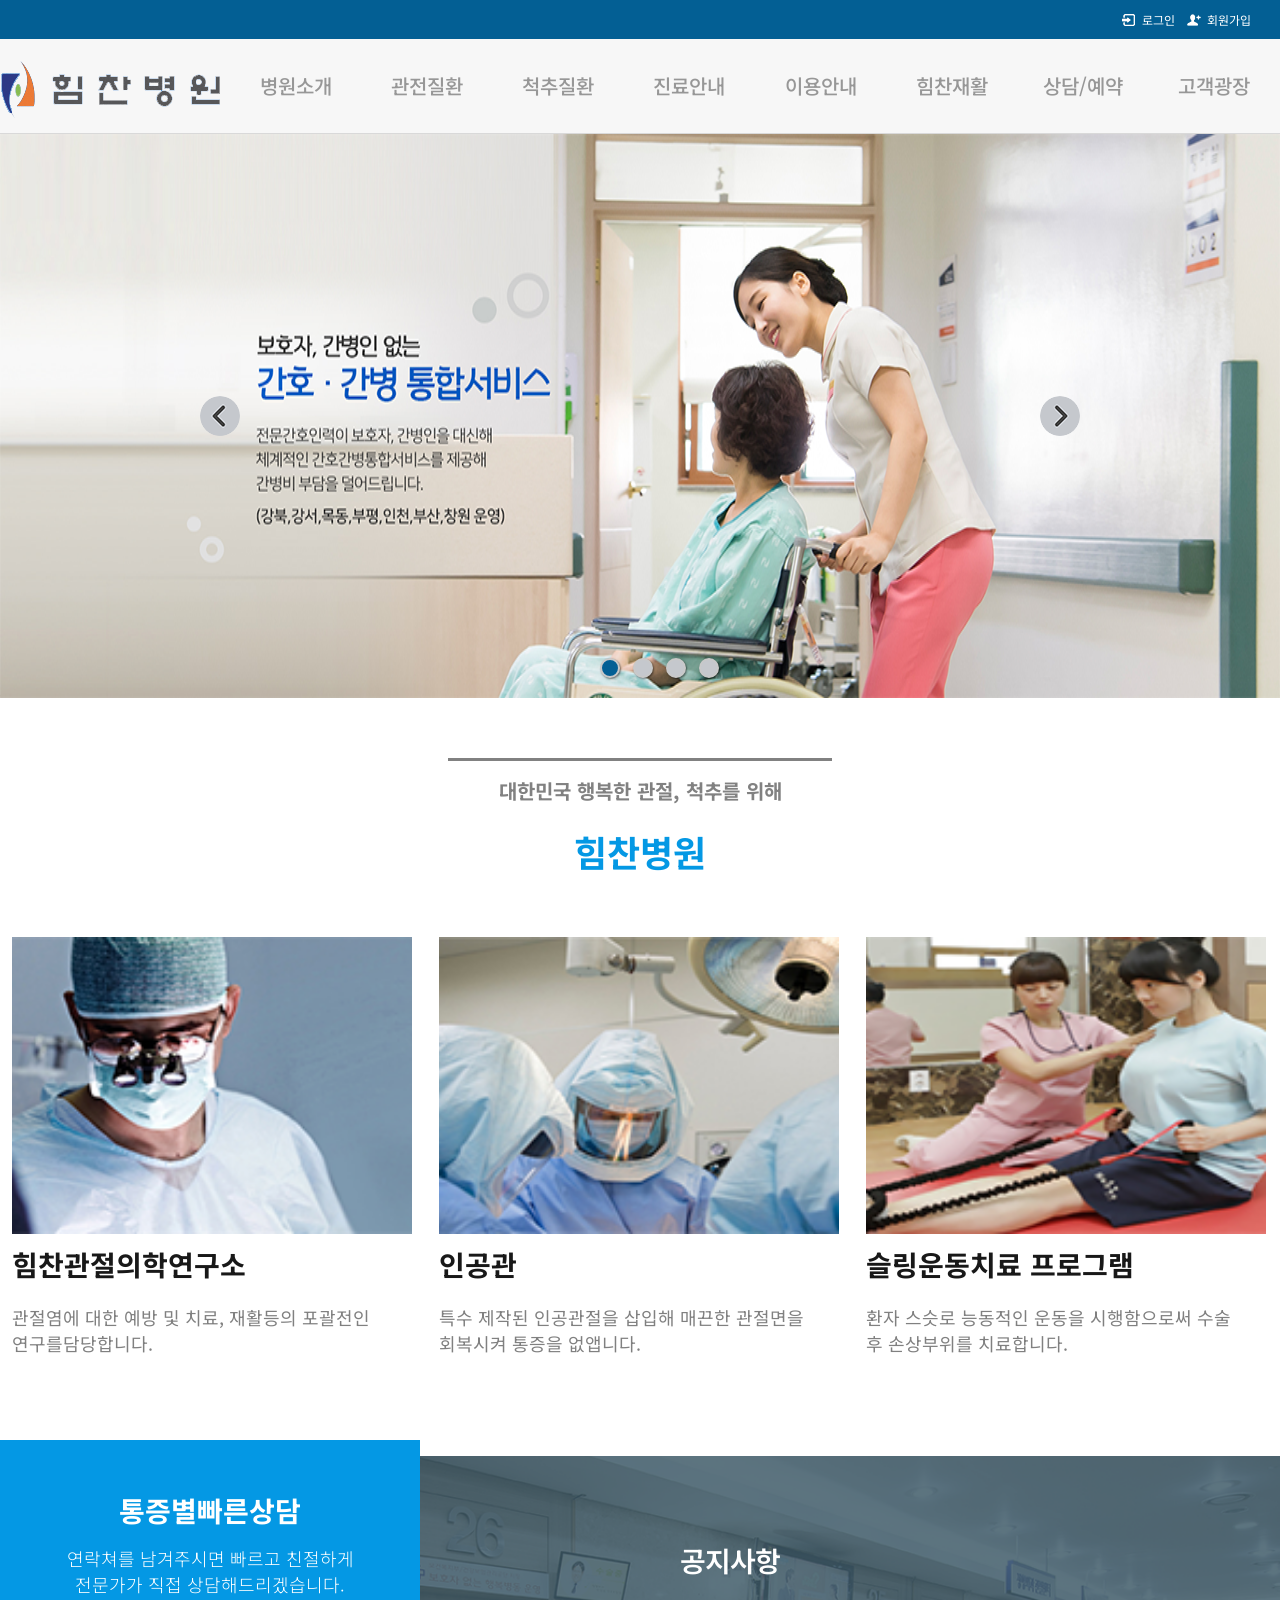
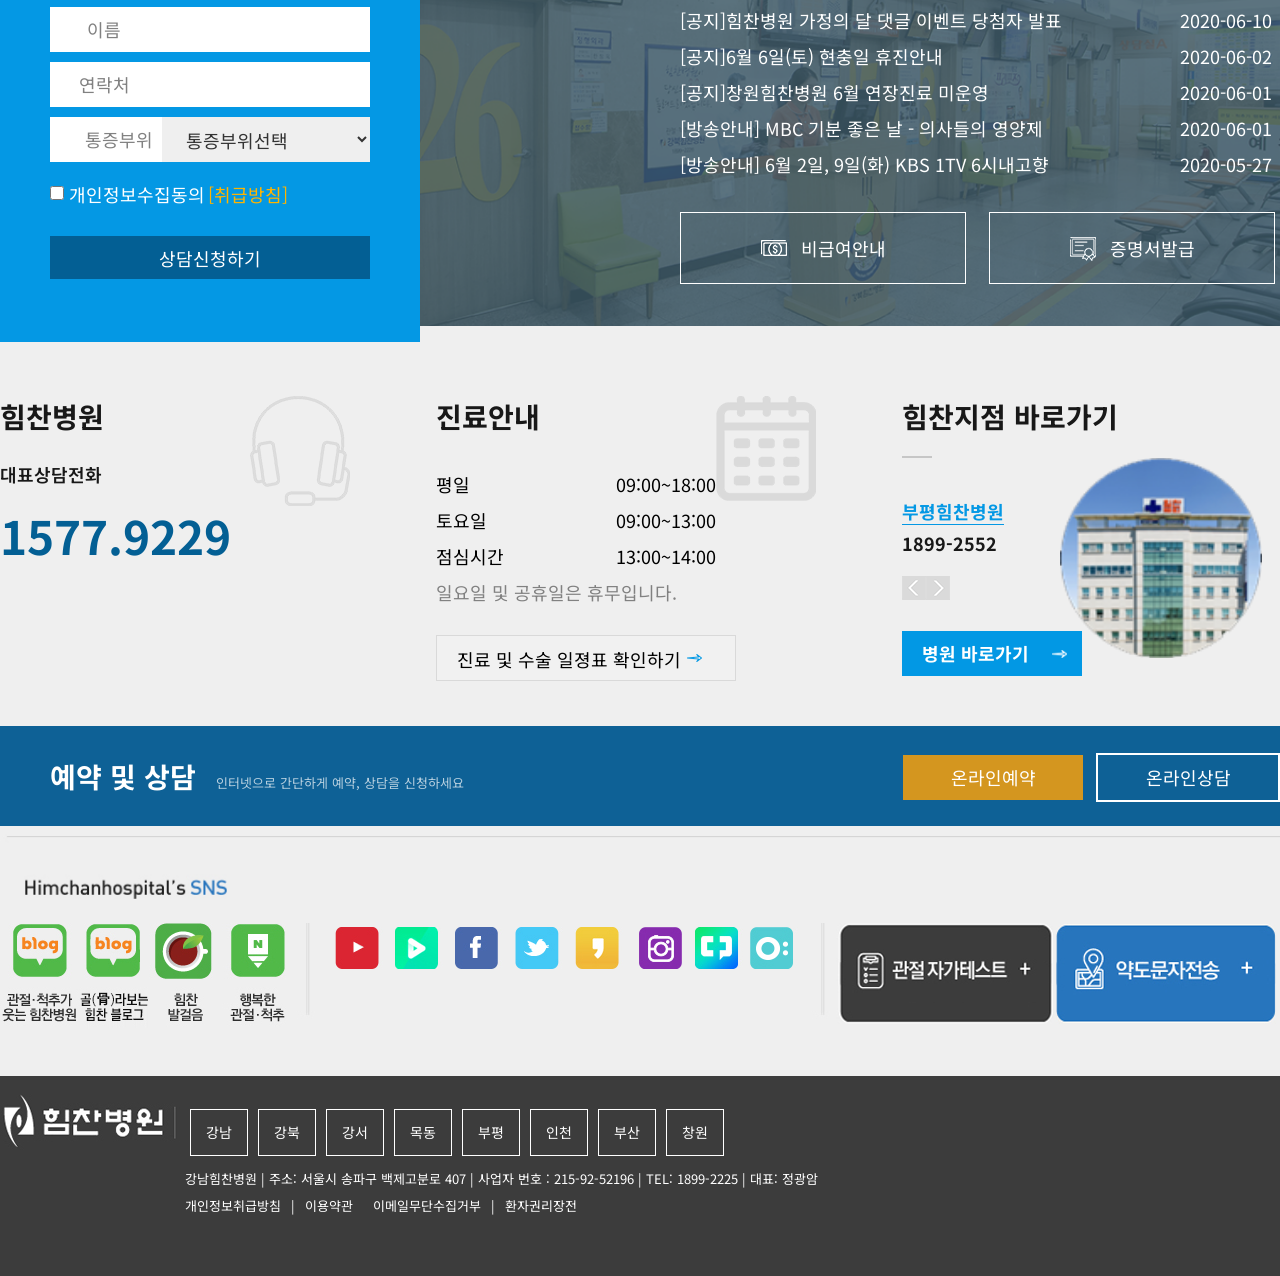
<file: portpolio/hospital/index.html>
<!DOCTYPE html>
<html lang="ko">

<head>
	<meta charset="utf-8" />
	<meta http-equiv="X-UA-Compatible" content="IE=edge" />
	<title>힘찬병원</title>
	<meta name="robots" content="noindex, nofollow" />
	<meta name="keywords" content="키워드넣기" />
	<meta name="description" content="설명넣기" />
	<meta name="author" content="저자넣기" />
	<meta name="viewport" content="width=device-width, initial-scale=1.0, maximum-scale=3.0, minimum-scale=1.0, user-scalable=yes">

	<link rel="stylesheet" type="text/css" href="css/main.css" />


	<script type="text/javascript" src="js/jquery-3.1.1.min.js"></script>
	<script type="text/javascript" src="js/jquery.bxslider.min.js"></script>
	<script src="js/main.js"></script>



	<style>


	</style>



	<script>


	</script>



</head>

<body>

	<div id="skipMenu">
		<a href="#gnb">주메뉴바로가기</a>
		<a href="#container">본문바로가기</a>
	</div>

	<div id="wrapper">
		<aside class="util clearfix">
			<div>
				<a href="#">로그인</a>
				<a href="#">회원가입</a>
			</div>
		</aside>

		<div class="headerWrap">
			<header class="header clearfix">
				<h1><a href="#"><img src="img/logo.png" alt="힘찬병원" /></a></h1>
				<div class="menu_btn_box">
					<a href="#" class="btnGnb" title="메뉴버튼">menu</a>
					<a href="#" class="btntell" title="상담버튼">tell</a>
				</div>
				<nav class="gnb" id="gnb">
					<ul class="gnbWap clearfix">
						<li class="deth1"><a href="#">병원소개</a>
							<ul>
								<li class="deth2"><a href="#">힘찬소개</a></li>
								<li class="deth2"><a href="#">병원장인사말</a></li>
								<li class="deth2"><a href="#">지점소개</a></li>
								<li class="deth2"><a href="#">병원발자취</a></li>
								<li class="deth2"><a href="#">사회공헌</a></li>
								<li class="deth2"><a href="#">힘찬저서</a></li>
								<li class="deth2"><a href="#">글로벌힘찬</a></li>
							</ul>
						</li>

						<li class="deth1"><a href="#">관전질환</a>
							<ul>
								<li class="deth2"><a href="#">무릎</a></li>
								<li class="deth2"><a href="#">어깨</a></li>
								<li class="deth2"><a href="#">고관절</a></li>
								<li class="deth2"><a href="#">손목/손가락/<br /> 팔꿈치</a></li>
								<li class="deth2"><a href="#">족부</a></li>
								<li class="deth2"><a href="#">자가진단</a></li>
							</ul>
						</li>
						<li class="deth1"><a href="#">척추질환</a>
							<ul>
								<li class="deth2"><a href="#">허리</a></li>
								<li class="deth2"><a href="#">목</a></li>
							</ul>
						</li>
						<li class="deth1"><a href="#">진료안내</a>
							<ul>
								<li class="deth2"><a href="#">의료진소개</a></li>
								<li class="deth2"><a href="#">진료시간</a></li>
								<li class="deth2"><a href="#">진료과목</a></li>
								<li class="deth2"><a href="#">진료일정표</a></li>
							</ul>
						</li>
						<li class="deth1"><a href="#">이용안내</a>
							<ul>
								<li class="deth2"><a href="#">입/퇴원절차</a></li>
								<li class="deth2"><a href="#">증명서 발급안내</a></li>
								<li class="deth2"><a href="#">연말정산 신청</a></li>
								<li class="deth2"><a href="#">주차안내</a></li>
								<li class="deth2"><a href="#">인재채용</a></li>
								<li class="deth2"><a href="#">찾아오시는길</a></li>
							</ul>
						</li>
						<li class="deth1"><a href="#">힘찬재활</a>
							<ul>
								<li class="deth2"><a href="#">도수치료센터</a></li>
								<li class="deth2"><a href="#">자가근력운동법</a></li>
								<li class="deth2"><a href="#">인공관절수술<br /> 후 재활</a></li>
								<li class="deth2"><a href="#">관절내시경수술<br /> 후 재활</a></li>
								<li class="deth2"><a href="#">허리수술 후 재활</a></li>
							</ul>
						</li>
						<li class="deth1"><a href="#">상담/예약</a>
							<ul>
								<li class="deth2"><a href="#">온라인 건강상담</a></li>
								<li class="deth2"><a href="#">진료예약</a></li>
								<li class="deth2"><a href="#">고객의소리</a></li>
								<li class="deth2"><a href="#">자주 묻는 질문</a></li>
							</ul>
						</li>
						<li class="deth1"><a href="#">고객광장</a>
							<ul>
								<li class="deth2"><a href="#">병원소식</a></li>
								<li class="deth2"><a href="#">언론에 비친 힘찬</a></li>
								<li class="deth2"><a href="#">힘찬 소식지</a></li>
								<li class="deth2"><a href="#">힘찬 사진첨</a></li>
								<li class="deth2"><a href="#">힘찬영상</a></li>
							</ul>
						</li>
					</ul>

				</nav>

				<nav class="mgnb" id="mgnb">
					<ul class="mgnbWap clearfix">
						<li class="deth1"><a href="#">병원소개</a>
							<ul>
								<li class="deth2"><a href="#">힘찬소개</a></li>
								<li class="deth2"><a href="#">병원장인사말</a></li>
								<li class="deth2"><a href="#">지점소개</a></li>
								<li class="deth2"><a href="#">병원발자취</a></li>
								<li class="deth2"><a href="#">사회공헌</a></li>
								<li class="deth2"><a href="#">힘찬저서</a></li>
								<li class="deth2"><a href="#">글로벌힘찬</a></li>
							</ul>
						</li>

						<li class="deth1"><a href="#">관전질환</a>
							<ul>
								<li class="deth2"><a href="#">무릎</a></li>
								<li class="deth2"><a href="#">어깨</a></li>
								<li class="deth2"><a href="#">고관절</a></li>
								<li class="deth2"><a href="#">손목/손가락/<br /> 팔꿈치</a></li>
								<li class="deth2"><a href="#">족부</a></li>
								<li class="deth2"><a href="#">자가진단</a></li>
							</ul>
						</li>
						<li class="deth1"><a href="#">척추질환</a>
							<ul>
								<li class="deth2"><a href="#">허리</a></li>
								<li class="deth2"><a href="#">목</a></li>
							</ul>
						</li>
						<li class="deth1"><a href="#">진료안내</a>
							<ul>
								<li class="deth2"><a href="#">의료진소개</a></li>
								<li class="deth2"><a href="#">진료시간</a></li>
								<li class="deth2"><a href="#">진료과목</a></li>
								<li class="deth2"><a href="#">진료일정표</a></li>
							</ul>
						</li>
						<li class="deth1"><a href="#">이용안내</a>
							<ul>
								<li class="deth2"><a href="#">입/퇴원절차</a></li>
								<li class="deth2"><a href="#">증명서 발급안내</a></li>
								<li class="deth2"><a href="#">연말정산 신청</a></li>
								<li class="deth2"><a href="#">주차안내</a></li>
								<li class="deth2"><a href="#">인재채용</a></li>
								<li class="deth2"><a href="#">찾아오시는길</a></li>
							</ul>
						</li>
						<li class="deth1"><a href="#">힘찬재활</a>
							<ul>
								<li class="deth2"><a href="#">도수치료센터</a></li>
								<li class="deth2"><a href="#">자가근력운동법</a></li>
								<li class="deth2"><a href="#">인공관절수술<br /> 후 재활</a></li>
								<li class="deth2"><a href="#">관절내시경수술<br /> 후 재활</a></li>
								<li class="deth2"><a href="#">허리수술 후 재활</a></li>
							</ul>
						</li>
						<li class="deth1"><a href="#">상담/예약</a>
							<ul>
								<li class="deth2"><a href="#">온라인 건강상담</a></li>
								<li class="deth2"><a href="#">진료예약</a></li>
								<li class="deth2"><a href="#">고객의소리</a></li>
								<li class="deth2"><a href="#">자주 묻는 질문</a></li>
							</ul>
						</li>
						<li class="deth1"><a href="#">고객광장</a>
							<ul>
								<li class="deth2"><a href="#">병원소식</a></li>
								<li class="deth2"><a href="#">언론에 비친 힘찬</a></li>
								<li class="deth2"><a href="#">힘찬 소식지</a></li>
								<li class="deth2"><a href="#">힘찬 사진첨</a></li>
								<li class="deth2"><a href="#">힘찬영상</a></li>
							</ul>
						</li>
					</ul>

				</nav>

			</header>


		</div>
		<div class="navBg"></div>
		<div class="container clearfix" id="container">

			<div class="visualWrap">


				<div class="visual">
					<div class="visual_btn_left btn">
						<a href="#">prev</a>
					</div>
					<ul>
						<li class="on"><img src="img/visual1.png" alt="보호자,간병이 없는 간호.간병 통합서비스 전문간호인력이 보호자,간병인을 대신해 체계적인 간호간병통합서비스를 제공해 간병비 부담을 덜어드립니다.(강북,강서,목동,부평,인천,부산,창원운영)" /></li>
						<li><img src="img/visual2.png" alt="일생에 한번 하는 인공관절 로봇수술로 더 정확하고, 더 오래가게 미국FDA 승인을 받은 로봇 인공관절수술은 로봇의 정확한 계산과 숙련된 의료진의 판단하에 보다 정확하고 더 오래 사용할수 있는 정밀한 맞춤형 수술이 가능합니다. 전세계26개국 도입 약30만건 수술성공 해외논문 150편 발표 수술 후 회복 11시간 단축 운동범위 11도 증가 " /></li>
						<li><img src="img/visual3.png" alt="척추질환, 비수술 우선치료원칙 힘찬병원이 지켜나갑니다. 힘찬병원은 풍부한 임상경험을 갖춘 전문의가 환자의 상태를 정확하게 진단해 환자 개개인에게 가장 효과적인 치료를 시행합니다." /></li>
						<li><img src="img/visual4.png" alt="겸염률 제로 도전!! 클린수술실 운영 특수무균수술복 착용, 철저한 살균.필터.양압장치등을 통한 수술실 공기 정화 시스템, 적절한 항생제 사용으로 감염률제로를 위해 최선의 노력을 다합니다." /></li>
					</ul>
					<div class="visual_btn_right btn">
						<a href="#">next</a>
					</div>
					<div class="visual_num">
						<a href="#" class="on">1</a>
						<a href="#">2</a>
						<a href="#">3</a>
						<a href="#">4</a>
					</div>
				</div>

				<div class="m_visual">

					<ul class="bxslider">
						<li class="on"><img src="img/m_visual_1.jpg" alt="보호자,간병이 없는 간호.간병 통합서비스 전문간호인력이 보호자,간병인을 대신해 체계적인 간호간병통합서비스를 제공해 간병비 부담을 덜어드립니다.(강북,강서,목동,부평,인천,부산,창원운영)" /></li>
						<li><img src="img/m_visual_2.jpg" alt="일생에 한번 하는 인공관절 로봇수술로 더 정확하고, 더 오래가게 미국FDA 승인을 받은 로봇 인공관절수술은 로봇의 정확한 계산과 숙련된 의료진의 판단하에 보다 정확하고 더 오래 사용할수 있는 정밀한 맞춤형 수술이 가능합니다. 전세계26개국 도입 약30만건 수술성공 해외논문 150편 발표 수술 후 회복 11시간 단축 운동범위 11도 증가 " /></li>
						<li><img src="img/m_visual_3.jpg" alt="척추질환, 비수술 우선치료원칙 힘찬병원이 지켜나갑니다. 힘찬병원은 풍부한 임상경험을 갖춘 전문의가 환자의 상태를 정확하게 진단해 환자 개개인에게 가장 효과적인 치료를 시행합니다." /></li>
						<li><img src="img/m_visual_4.jpg" alt="겸염률 제로 도전!! 클린수술실 운영 특수무균수술복 착용, 철저한 살균.필터.양압장치등을 통한 수술실 공기 정화 시스템, 적절한 항생제 사용으로 감염률제로를 위해 최선의 노력을 다합니다." /></li>
					</ul>

				</div>



			</div>

			<div class="programWrap">
				<div class="programList clearfix">
					<div class="programTit">
						<h3>대한민국 행복한 관절, 척추를 위해<span>힘찬병원</span></h3>

					</div>


					<div class="program">

						<a href="#">
							<div class="bg"></div>
							<dl>

								<dt>힘찬관절의학연구소</dt>
								<dd>관절염에 대한 예방 및 치료, 재활등의 포괄전인<br />
									연구를담당합니다.</dd>
							</dl>
						</a>
					</div>
					<div class="program">

						<a href="#">
							<div class="bg"></div>
							<dl>
								<dt>인공관</dt>
								<dd>특수 제작된 인공관절을 삽입해 매끈한 관절면을<br />
									회복시켜 통증을 없앱니다.</dd>
							</dl>
						</a>
					</div>
					<div class="program">

						<a href="#">
							<div class="bg"></div>
							<dl>

								<dt>슬링운동치료 프로그램</dt>
								<dd>환자 스슷로 능동적인 운동을 시행함으로써 수술<br />
									후 손상부위를 치료합니다.</dd>
							</dl>
						</a>
					</div>
				</div>
			</div>


			<div class="noticeWrap">
				<div class="noticeWrap2">
					<div class="counselingwrap">
						<h3>통증별빠른상담</h3>
						<p>연락쳐를 남겨주시면 빠르고 친절하게<br />전문가가 직접 상담해드리겠습니다.</p>

						<ul class="clearfix">
							<li>
								<label class="username_title">이름</label>
								<input type="text" name="username" class="username" />
							</li>
							<li>
								<label class="usertel_title">연락처</label>
								<input type="text" name="usertel" class="usertel" />
							</li>
							<li>
								<label class="painwrap_title">통증부위</label>
								<select name="painwrap" class="painwrap">
									<option value="#">통증부위선택</option>
									<option value="#">무릎관절</option>
									<option value="#">척추/재활</option>
									<option value="#">어깨/상지</option>
									<option value="#">족부</option>
								</select>
							</li>
							<li>
								<input type="checkbox" title="개인정보수집동의" name="agree" class="agree" id="agree" />
								<label for="agree">개인정보수집동의</label>
								<a href="#" class="policy">[취급방침]</a>
								<div class="agree_con">
									<dl>
										<dt class="agree_tit">개인정보취급방침</dt>
										<dd>
											:: 개인정보의 수집,이용목적<br>① 상담 및 컨설팅 서비스 제공 <br>:: 수집하는 개인정보의 항목 <br>② 이름, 휴대전화<br>:: 개인정보의 보유 및 이용기간 <br>③ 원칙적으로 개인정보의 수입 또는 제공받는 목적 달성시 지체 없이 파기합니다</dd>
									</dl>
								</div>
							</li>
							<li>
								<input type="submit" title="상담신청하기" name="apply" class="apply" value="상담신청하기" />
							</li>
						</ul>
					</div>

					<div class="notice_box">

						<div class="notice">
							<h3>공지사항</h3>
							<ul class="clearfix">
								<li><a href="#">[공지]힘찬병원 가정의 달 댓글 이벤트 당첨자 발표</a><span>2020-06-10</span></li>
								<li><a href="#">[공지]6월 6일(토) 현충일 휴진안내</a><span>2020-06-02</span></li>
								<li><a href="#">[공지]창원힘찬병원 6월 연장진료 미운영</a><span>2020-06-01</span></li>
								<li><a href="#">[방송안내] MBC 기분 좋은 날 - 의사들의 영양제</a><span>2020-06-01</span></li>
								<li><a href="#">[방송안내] 6월 2일, 9일(화) KBS 1TV 6시내고향</a><span>2020-05-27</span></li>
							</ul>
						</div>
						<div class="m_blog">
							<a href="#">공식 네이버 블로그 바로가기</a>
						</div>
						<div class="m_mainInfo2">
							<h3>진료안내</h3>
							<ul>
								<li>평일<span>오전 09:00~오후 06:00</span></li>
								<li>토요일<span>오전 09:00~오후 01:00</span></li>
								<li>점심시간<span>오후 01:00~오후 02:00</span></li>
								<li><em>일요일 및 공휴일은 휴무입니다.</em></li>
							</ul>
							<a href="#"><span>대표번호</span> <strong> 1577.9229</strong></a>
						</div>
						<div class="button_box">
							<a href="#" class="notice_btn">비급여안내</a>
							<a href="#" class="notice_btn">증명서발급</a>
						</div>
					</div>
				</div>
			</div>
			<div class="mainInfoBox">
				<div class="mainInfo clearfix">
					<div class="mainInfo1 box">
						<h3>힘찬병원</h3>
						<dl>
							<dt>대표상담전화</dt>
							<dd><strong>1577.9229</strong></dd>
						</dl>
						<!--    <a href="#">관절자가테스트</a>-->
					</div>

					<div class="mainInfo2 box">
						<h3>진료안내</h3>
						<ul>
							<li>평일<span>09:00~18:00</span></li>
							<li>토요일<span>09:00~13:00</span></li>
							<li>점심시간<span>13:00~14:00</span></li>
							<li><em>일요일 및 공휴일은 휴무입니다.</em></li>
						</ul>
						<a href="#">진료 및 수술 일졍표 확인하기</a>
					</div>

					<div class="mainInfo3 box">
						<h3>힘찬지점 바로가기</h3>
						<div class="place clearfix">
							<dl class="on">
								<dt><a href="#">부평힘찬병원</a></dt>
								<dd>1899-2552</dd>
								<dd><a href="#">병원 바로가기</a></dd>

							</dl>
							<dl>
								<dt><a href="#">강남힘찬병원</a></dt>
								<dd>1899-2225</dd>
								<dd><a href="#">병원 바로가기</a></dd>
							</dl>
							<dl>
								<dt><a href="#">목동힘찬병원</a></dt>
								<dd>1899-2221</dd>
								<dd><a href="#">병원 바로가기</a></dd>
							</dl>
							<dl>
								<dt><a href="#">강서힘찬병원</a></dt>
								<dd>1899-2228</dd>
								<dd><a href="#">병원 바로가기</a></dd>
							</dl>
							<dl>
								<dt><a href="#">부산힘찬병원</a></dt>
								<dd>1899-2555</dd>
								<dd><a href="#">병원 바로가기</a></dd>
							</dl>
							<dl>
								<dt><a href="#">강북힘찬병원</a></dt>
								<dd>1899-2226</dd>
								<dd><a href="#">병원 바로가기</a></dd>
							</dl>
						</div>
						<div class="placeBtn">
							<a href="#" class="left_btn">prev</a><a href="#" class="right_btn">next</a>
						</div>
					</div>
					<div class="m_button_box">
						<a href="#" class="notice_btn">찾아오시는 길</a>
						<a href="#" class="notice_btn">진료및 수술 일정</a>
						<a href="#" class="notice_btn">비급여안내</a>
						<a href="#" class="notice_btn">증명서발급</a>
					</div>
				</div>
			</div>

			<div class="reservewrap">
				<div class="reserve clearfix">
					<h3>예약 및 상담</h3>
					<span>인터넷으로 간단하게 예약, 상담을 신청하세요</span>
					<ul class="clearfix">
						<li><a href="#">온라인예약</a></li>
						<li><a href="#">온라인상담</a></li>
					</ul>
				</div>
			</div>




			<div class="snswrap">
				<div class="snswrap2 clearfix">
					<div class="snsTitle">
						<img src="img/snsTitle.jpg" alt="himshanhospital'sSNS" />
					</div>
					<div class="blog">
						<a href="#"><img src="img/blog1.png" alt="관절 척추가 웃는 힘찬병원" /></a><a href="#"><img src="img/blog2.png" alt="골라보는 힘찬블로그" /></a><a href="#"><img src="img/blog3.png" alt="힘찬발걸음" /></a><a href="#"><img src="img/blog4.png" alt="행복한 관절 척추" /></a>
					</div>

					<div class="sns">
						<ul>
							<li><a href="#">youtube</a></li>
							<li><a href="#">navertv</a></li>
							<li><a href="#">facebook</a></li>
							<li><a href="#">twitter</a></li>
							<li><a href="#">kakao</a></li>
							<li><a href="#">instagram</a></li>
							<li><a href="#">naverpost</a></li>
							<li><a href="#">opencast</a></li>
						</ul>

					</div>

					<div class="mapwrap">
						<ul>
							<li><a href="#">관절자가테스트</a></li>
							<li><a href="#">약도문자전송</a></li>
						</ul>

					</div>



				</div>

			</div>

		</div>

		<div class="footerWrap">

			<footer class="footer">
				<h3><img src="img/f_logo.jpg" alt="힘찬병원" /></h3>

				<div class="branchwrap clearfix">
					<ul>
						<li class="brandBox">
							<ul>
								<li class="branch on"><a href="#">강남</a></li>
							<li class="branchInfo on">강남힘찬병원 | 주소: 서울시 송파구 백제고분로 407 | 사업자 번호 : 215-92-52196 | TEL: 1899-2225 | 대표: 정광암</li>
							</ul>
								</li>
							<li class="brandBox">
							<ul>
								<li class="branch"><a href="#">강북</a></li>
							<li class="branchInfo">강북힘찬병원 | 주소: 서울시 도봉구 도봉로 446 | 사업자 번호 : 217-82-05370 | TEL: 1899-2226 | 대표: 박혜영</li>
							</ul>
								</li>
									<li class="brandBox">
							<ul>
								<li class="branch"><a href="#">강서</a></li>
							<li class="branchInfo">강서힘찬병원 | 주소: 서울시 도봉구 도봉로 446 | 사업자 번호 : 217-82-05370 | TEL: 1899-2226 | 대표: 박혜영</li>
										</ul>
								</li>		
						
						<li class="brandBox">
							<ul>
								<li class="branch"><a href="#">목동</a></li>
							<li class="branchInfo">목동힘찬병원 | 주소: 서울시 도봉구 도봉로 446 | 사업자 번호 : 217-82-05370 | TEL: 1899-2226 | 대표: 박혜영</li>
							</ul>
								</li>
							<li class="brandBox">
							<ul>
								<li class="branch"><a href="#">부평</a></li>
							<li class="branchInfo">부평힘찬병원 | 주소: 인천시 부평구 장제로 78 | 사업자 번호 : 122-82-08050 | TEL: 1899-2552 | 대표: 박혜영</li>
							</ul>
								</li>
						<li class="brandBox">
							<ul>
								<li class="branch"><a href="#">인천</a></li>
							<li class="branchInfo">인천힘찬병원 | 주소: 인천시 부평구 장제로 78 | 사업자 번호 : 122-82-08050 | TEL: 1899-2552 | 대표: 박혜영</li>
							</ul>
								</li>
								<li class="brandBox">
							<ul>
								<li class="branch"><a href="#">부산</a></li>
							<li class="branchInfo">부산힘찬병원 | 주소: 부산시 동래구 충렬대로 255 | 사업자 번호 : 607-82-14349 | TEL: 1899-2555 | 대표: 박혜영</li>
							</ul>
								</li>
									<li>
							<ul class="brandBox">
								<li class="branch"><a href="#">창원</a></li>
							<li class="branchInfo">창원힘찬병원 | 주소: 경남 창원시 의창구 의창대로 45 | 사업자 번호 : 609-82-16042 | TEL: 1899-2224 | 대표: 박혜영</li>
							</ul>
								</li>
						
						</ul>
				</div>
				
				<div class="m_branchwrap clearfix">
					<ul>
						<li class="m_branchBox">
							<ul>
								<li class="branch on"><a href="#">강남</a></li>
							<li class="branchInfo on">강남힘찬병원 | 주소: 서울시 송파구 백제고분로 407 | 사업자 번호 : 215-92-52196 | TEL: 1899-2225 | 대표: 정광암</li>
							</ul>
								</li>
							<li class="m_branchBox">
							<ul>
								<li class="branch"><a href="#">강북</a></li>
							<li class="branchInfo">강북힘찬병원 | 주소: 서울시 도봉구 도봉로 446 | 사업자 번호 : 217-82-05370 | TEL: 1899-2226 | 대표: 박혜영</li>
							</ul>
								</li>
									<li class="m_branchBox">
							<ul>
								<li class="branch"><a href="#">강서</a></li>
							<li class="branchInfo">강서힘찬병원 | 주소: 서울시 도봉구 도봉로 446 | 사업자 번호 : 217-82-05370 | TEL: 1899-2226 | 대표: 박혜영</li>
										</ul>
								</li>		
						
						<li class="m_branchBox">
							<ul>
								<li class="branch"><a href="#">목동</a></li>
							<li class="branchInfo">목동힘찬병원 | 주소: 서울시 도봉구 도봉로 446 | 사업자 번호 : 217-82-05370 | TEL: 1899-2226 | 대표: 박혜영</li>
							</ul>
								</li>
							<li class="m_branchBox">
							<ul>
								<li class="branch"><a href="#">부평</a></li>
							<li class="branchInfo">부평힘찬병원 | 주소: 인천시 부평구 장제로 78 | 사업자 번호 : 122-82-08050 | TEL: 1899-2552 | 대표: 박혜영</li>
							</ul>
								</li>
						<li class="m_branchBox">
							<ul>
								<li class="branch"><a href="#">인천</a></li>
							<li class="branchInfo">인천힘찬병원 | 주소: 인천시 부평구 장제로 78 | 사업자 번호 : 122-82-08050 | TEL: 1899-2552 | 대표: 박혜영</li>
							</ul>
								</li>
								<li class="m_branchBox">
							<ul>
								<li class="branch"><a href="#">부산</a></li>
							<li class="branchInfo">부산힘찬병원 | 주소: 부산시 동래구 충렬대로 255 | 사업자 번호 : 607-82-14349 | TEL: 1899-2555 | 대표: 박혜영</li>
							</ul>
								</li>
									<li class="m_branchBox">
							<ul>
								<li class="branch"><a href="#">창원</a></li>
							<li class="branchInfo">창원힘찬병원 | 주소: 경남 창원시 의창구 의창대로 45 | 사업자 번호 : 609-82-16042 | TEL: 1899-2224 | 대표: 박혜영</li>
							</ul>
								</li>
						
						</ul>
				</div>

	
				<ul class="footerMenu">
					<li><a href="#">개인정보취급방침</a></li>
					<li>|<a href="#">이용약관</a></li>
					<li><a href="#">이메일무단수집거부</a></li>
					<li>|<a href="#">환자권리장전</a></li>

				</ul>



			</footer>





		</div>








	</div>










</body>

</html>
</file>
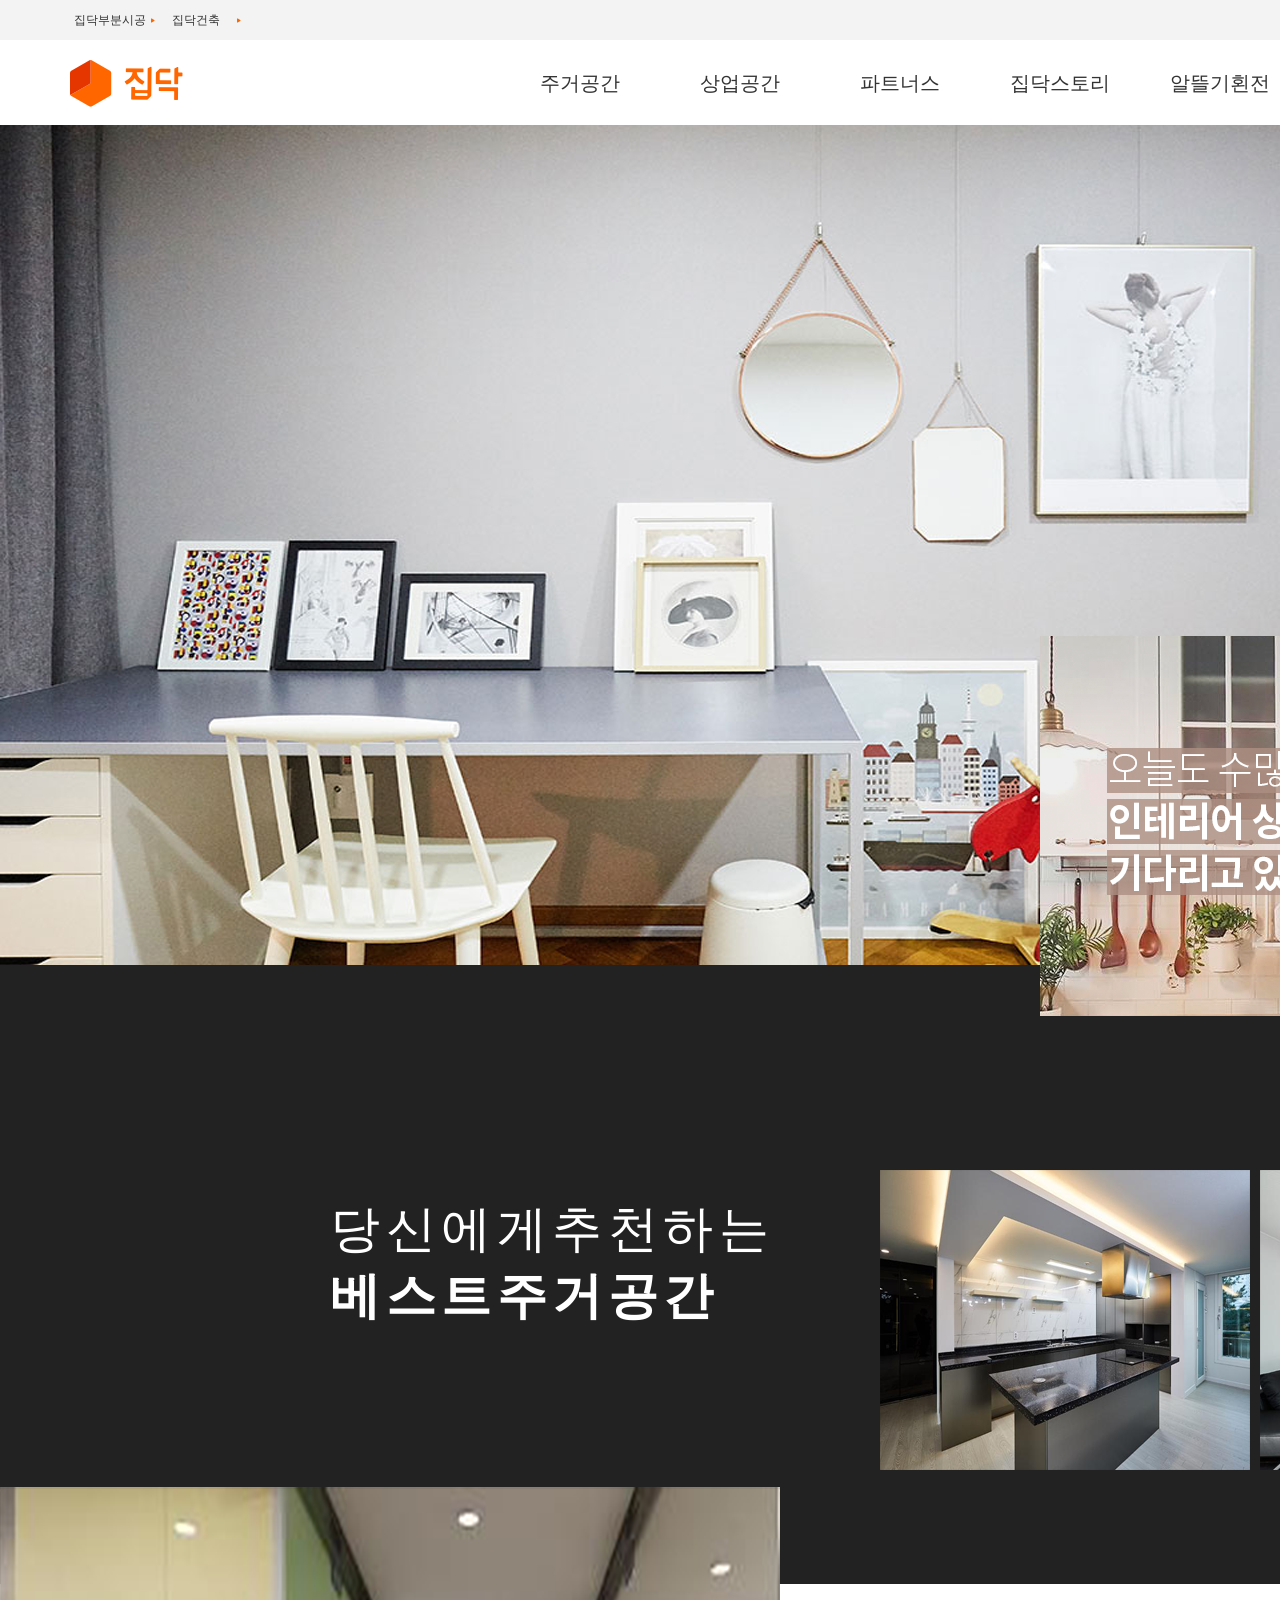
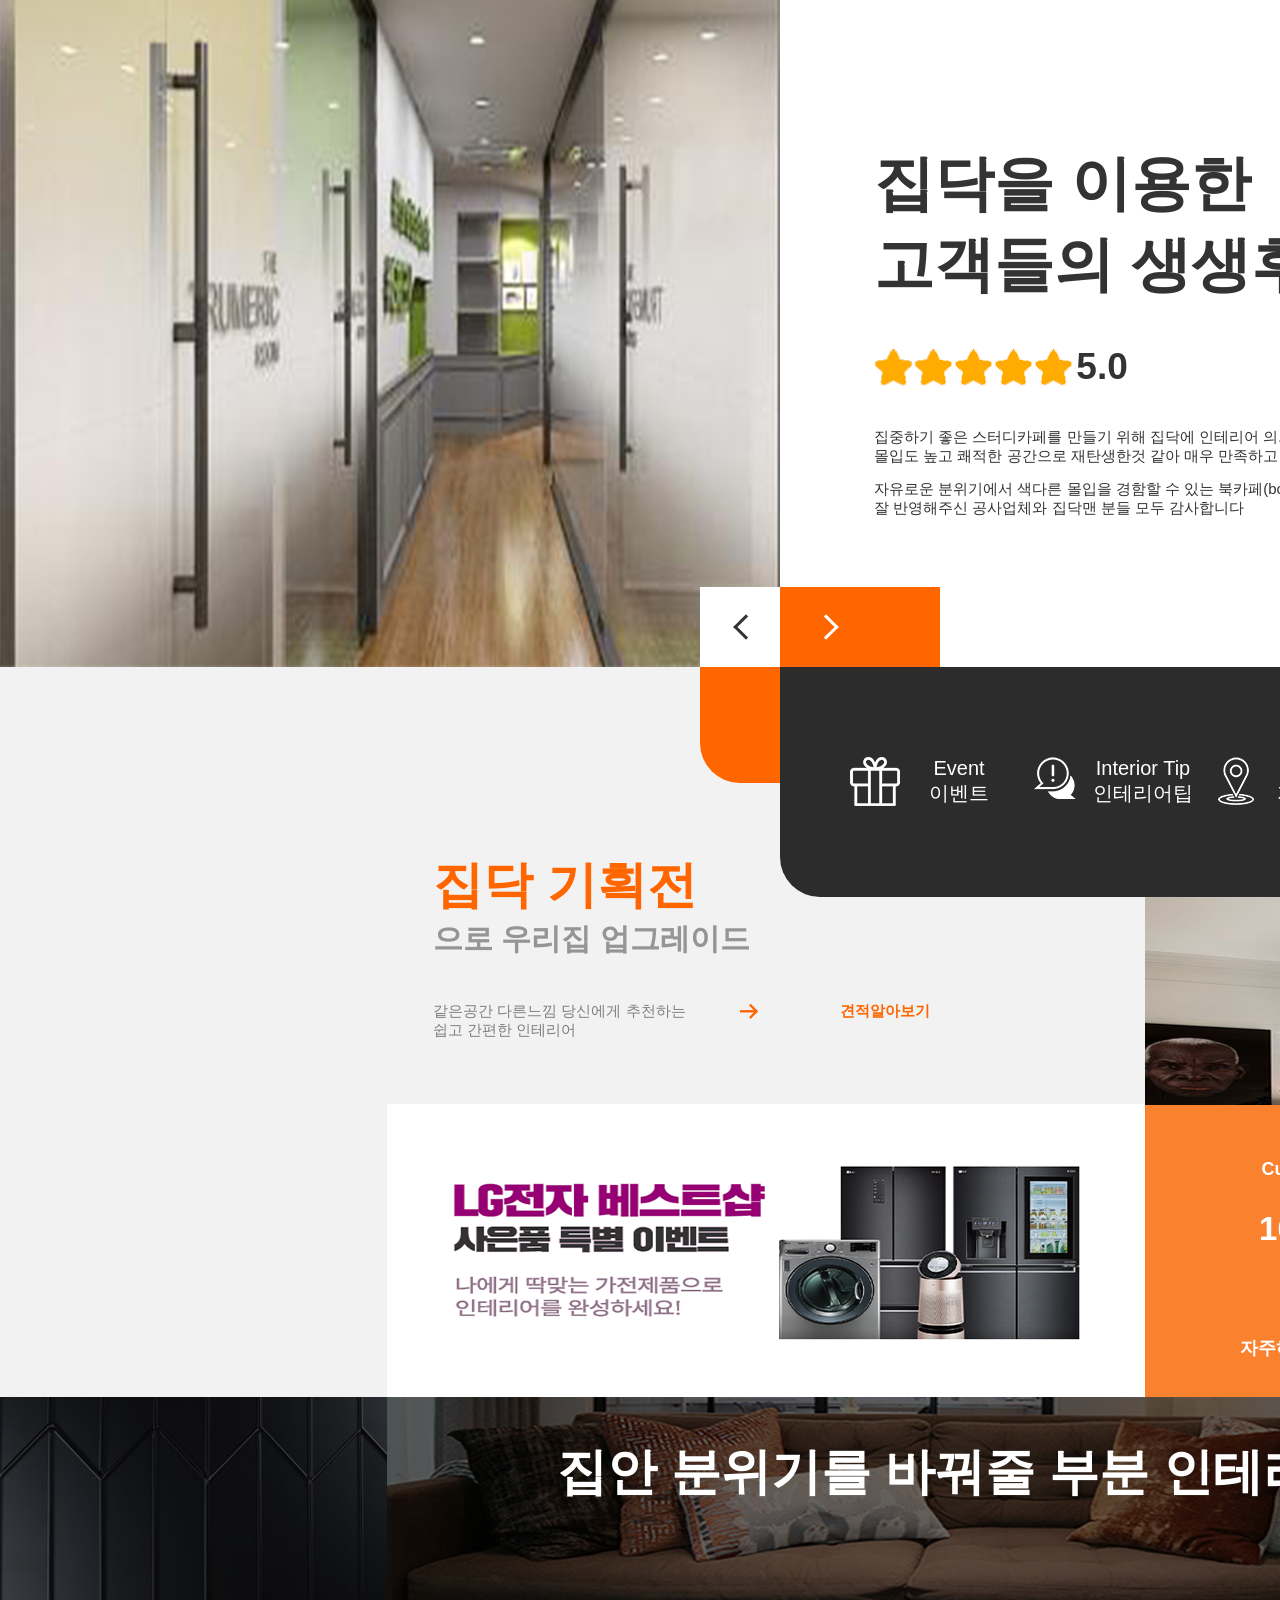
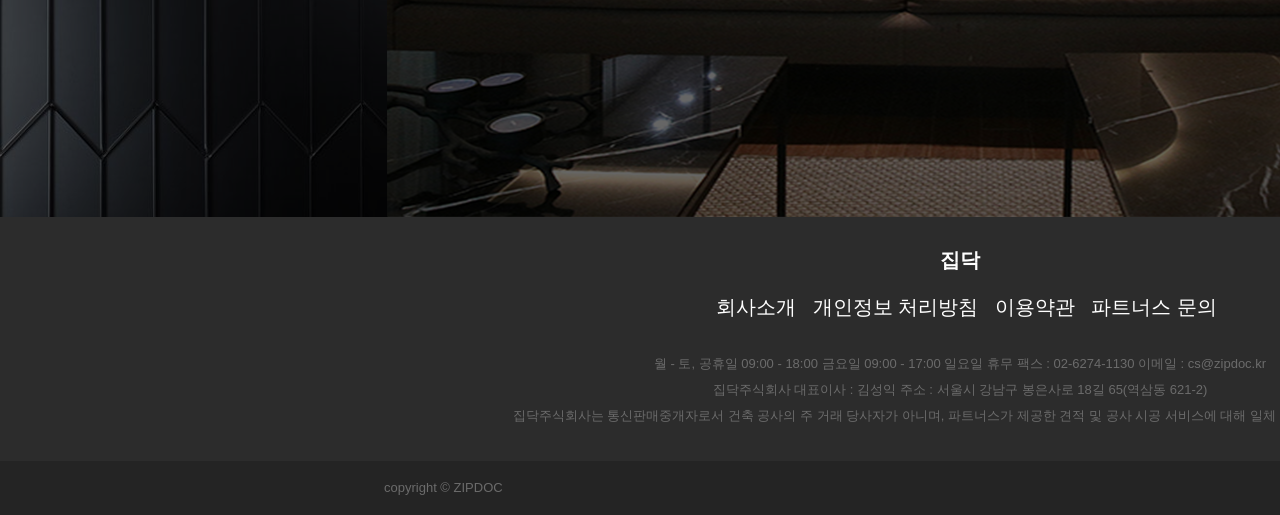
<file: portpolio/interior/index.html>
<!DOCTYPE html>
    <html lang="ko">

    <head>
        <meta charset="utf-8" />
        <meta http-equiv="X-UA-Compatible" content="IE=edge" />
        <title>집닥</title>
        <meta name="robots" content="noindex, nofollow" />
        <meta name="keywords" content="키워드넣기" />
        <meta name="description" content="설명넣기" />
        <meta name="author" content="저자넣기" />

        <link rel="stylesheet" type="text/css" href="css/main.css" />
        <link  rel="stylesheet"  href="css/colorbox.css"/>
        
        <link rel="icon" href="https://cf.zipdoc.co.kr/zws/res/favicon_AOS_152.ico">
               
        <script src="js/jquery-1.12.0.min.js"></script>
            <script type="text/javascript" src="js/main.js"></script>
        <script src="js/jquery.colorbox-min.js"></script>


        <style>


        </style>

        <script>


        </script>



    </head>




    <body>

        <div id="skipMenu">
            <a href="#gnb_wrap">주메뉴바로가기</a>
            <a href="#contanier">본문바로가기</a>
        </div>

        <div id="wraper">


            <header class="headerWrap">


                <div class="headerIntro clearfix">

                    <ul class="introMenu">
                        <li><a href="#">집닥부분시공</a></li>
                        <li><a href="#">집닥건축</a></li>
                    </ul>

                    <ul class="login">
                        <li><a href="#">로그인</a></li>
                        <li><a href="#">회원가입</a></li>
                    </ul>



                </div>

                <div class="header clearfix">

                    <h1><a href="#"><img src="img/logo.png" alt="집닥로고" /></a></h1>

                    <nav class="gnb" id="gnb_wrap">

                        <h2 class="skip">주메뉴</h2>

                        <ul class="clearfix">

                            <li class="deth1">
                                <a href="#">주거공간</a>
                                <ul class="deth2">
                                    <li><a href="#">종합인테리어</a></li>
                                    <li><a href="#">부분인테리어</a></li>
                                </ul>
                            </li>

                            <li class="deth1">
                                <a href="#">상업공간</a>

                            </li>

                            <li class="deth1">
                                <a href="#">파트너스</a>
                                <ul class="deth2">
                                    <li><a href="#">안심 파트너스</a></li>
                                    <li><a href="#">인기 파트너스</a></li>
                                    <li><a href="#">지역 파트너스</a></li>
                                </ul>
                            </li>
                            <li class="deth1">
                                <a href="#">집닥스토리</a>
                                <ul class="deth2">
                                    <li><a href="#">고객 생생후기</a></li>
                                    <li><a href="#">인테리어 트렌드</a></li>
                                    <li><a href="#">인테리어 팁</a></li>
                                    <li><a href="#">집닥맨 현장소식</a></li>
                                </ul>
                            </li>
                            <li class="deth1">
                                <a href="#">알뜰기횐전</a>

                            </li>
                            <li class="deth1">
                                <a href="#">이벤트</a>

                            </li>


                        </ul>

                    </nav>

                </div>

            </header>



            <div class="container clearfix" id="contanier">

                <section class="visualWrap clearfix">
                    <h3 class="skip">메인비주얼</h3>
                    <div class="visual">

                        <img src="img/mainvisual.png" alt="홈페이지메인비주얼" />
                    </div>

                    <div class="visualText clearfix">

                        <p class="text1">집닥이</p>
                        <p class="text2"><span>처음</span>이신가요</p>

                        <ul class="visualBtn">

                            <li class="playBtn">
                                
                                <img src="img/visualPlayBtn.png" alt="유트브실행" usemap="#imgmap2" />
                               <map id="imgmap2" name="imgmap2"><area shape="rect" alt="" title="" coords="2,0,44,45" href="https://www.youtube.com/embed/PCbwkxG5DqU" target="_blank" class="youtube"  style="outline:none"/></map>                      
                            </li>
                        </ul>

                        <ul class="visualNum">
                            <li>
                                <span><a href="#" class="numOn"><img src="img/visualNumBox_on.png" alt="visualnumOn" /></a></span>                <div><a href="#"><img src="img/visualNumBar.png" alt="visualnumOn" /></a></div>
                            </li>
                            <li>
                                <span><a href="#"><img src="img/visualNumBox.png" alt="visualnumOff" /></a></span>
                                <div><a href="#"><img src="img/visualNumBar.png" alt="visualnumOn" /></a></div>
                            </li>
                            <li>
                                <span><a href="#"><img src="img/visualNumBox.png" alt="visualnumOff" /></a></span>
                                <div><a href="#"><img src="img/visualNumBar.png" alt="visualnumOn" /></a></div>
                            </li>
                            <li>
                                <span><a href="#"><img src="img/visualNumBox.png" alt="visualnumOff" /></a></span>
                                <div><a href="#"><img src="img/visualNumBar.png" alt="visualnumOn" /></a></div>
                            </li>


                        </ul>



                    </div>

                    <div class="visualBanner">

                        <ul>

                            <li class="mainBannerOn"><a href="#"><img src="img/mainBanner1.png" alt="오늘도 수많은 고객들이 인테리어 상담을 기다리고 있습니다." /></a></li>
                            <li><a href="#"><img src="img/mainBanner2.png" alt="집닥에서 쉽고 편한게 인테리어하는 방법" /></a></li>
                            <li><a href="#"><img src="img/mainBanner3.png" alt="집닥 샘플하우스신청자모집!" /></a></li>
                            <li><a href="#"><img src="img/mainBanner4.png" alt="집닥 기획전으로 우리집 업그레이드! cgv movie voucher영화관람권 선착순 50명" /></a></li>

                        </ul>



                    </div>





                </section>

                <section class="bestWrap clearfix">
                    <h3 class="skip">베스트공간</h3>


                    <div class="product_title">
                        <h3>
                            <span>당</span>
                            <span>신</span>
                            <span>에</span>
                            <span>게</span>
                            <span>추</span>
                            <span>천</span>
                            <span>하</span>
                            <span>는</span><br/>
                            <strong>
                                <span>베</span>
                                <span>스</span>
                                <span>트</span>
                                <span>주</span>
                                <span>거</span>
                                <span>공</span>
                                <span>간</span>
                            </strong>
                        </h3>
                    </div>
                    <div class="bestWrap2">
                        <div class="productWrap clearfix">
                               <span class="productleftBtn productbtn"><a href="#">왼쪽</a></span>
                            <div class="product">
                                <p><img src="img/product1.png" alt="49평 아파트 인테리어" /></p>
                                <p class="layer">
                                    <em>주방에대한 로망이 현실로,<br /> 49평 아파트 인테리어</em>
                                    <span>아파트 | 49평 | 참좋은인테리어</span>
                                </p>
                            </div>

                            <div class="product">
                                <p><img src="img/product2.png" alt="25평 아파트 인테리어" /></p>
                                <p class="layer">
                                    <em>세련되고 고급스러운 포인트컬러,<br /> 42평 아파트 인테리어</em>
                                    <span>아파트 | 25평 | 멘토에스엔티</span>
                                </p>
                            </div>

                            <div class="product">
                                <p><img src="img/product3.png" alt="27평 아파트 인테리어" /></p>
                                <p class="layer">
                                    <em>이렇게 귀엽고 러블리한 공간이?,<br /> 27평 아파트 인테리어</em>
                                    <span>아파트 | 27평 | 휴메이트디자인</span>
                                </p>
                            </div>

                            <div class="product">
                                <p><img src="img/product4.png" alt="40평대 아파트 인테리어" /></p>
                                <p class="layer">
                                    <em>3가지 컬럴러의 균형되고 깔끔한<br /> 40평 아파트 인테리어</em>
                                    <span>아파트 | 40평 | 참좋은인테리어</span>
                                </p>
                            </div>
                            <span class="productrightBtn productbtn"><a href="#">오른쪽</a></span>
                        </div>




                    </div>
                    <div class="bestwrapBg"></div>
                    <div class="bestwrapBg2"></div>

                </section>


                <section class="epilogueWrap clearfix">

                    <div class="epilogueImgWrap">
                        <ul class="epilogueImg">
                            <li class="on"><a href="#"><img src="img/epilogueimg1.png" alt="고객후기 사진1" /></a></li>
                            <li><a href="#"><img src="img/epilogueimg2.png" alt="고객후기 사진1" /></a></li>
                            <li><a href="#"><img src="img/epilogueimg3.png" alt="고객후기 사진1" /></a></li>

                        </ul>
                    </div>

                    <div class="epilogueTextWrap">

                        <ul class="epilogueText clearfix">

                            <li class="on"><a href="#">
                                    <h3>집닥을 이용한<br />
                                        고객들의 생생후기</h3>
                                    <img src="img/epilogueStar.png" alt="별점" />
                                    <strong class="point">5.0</strong>
                                    <p>집중하기 좋은 스터디카페를 만들기 위해 집닥에 인테리어 의뢰를 하고 공사를 진행했는데요.<br />
                                        몰입도 높고 쾌적한 공간으로 재탄생한것 같아 매우 만족하고 있습니다.</p><br />

                                    <p>자유로운 분위기에서 색다른 몰입을 경함할 수 있는 북카페(book-cafe)존과 카페테리아 등 다양한 요청을<br />
                                        잘 반영해주신 공사업체와 집닥맨 분들 모두 감사합니다</p>


                                </a>
                                <span><a href="#" class="more">more</a></span>
                            </li>
                            <li><a href="#">
                                    <h3>집닥을 이용한<br />
                                        고객들의 생생후기</h3>
                                    <img src="img/epilogueStar2.png" alt="별점" />
                                    <strong class="point">4.0</strong>
                                    <p>#집닥에 인테리어를 맡긴 달콩이입니다.
                                        카페 창업하는데 제일 먼저 고민인게 아마도 인테리어 일거에요.!<br />
                                        저 역시 창업하는데 엄청 고민이더라구요.
                                        아는 지인을 통해 #집닥을 알게 됐습니다.</p><br />

                                    <p>그래미디자인을 소개 시켜준 집닥에게 감사합니다<br />
                                        창업하시는 사장님들 인테리어 공사는 집닥에게 맡겨 보시는게 어때요~?</p>


                                </a>
                                <span><a href="#" class="more">more</a></span>
                            </li>
                            <li><a href="#">
                                    <h3>집닥을 이용한<br />
                                        고객들의 생생후기</h3>
                                    <img src="img/epilogueStar.png" alt="별점" />
                                    <strong class="point">5.0</strong>
                                    <p>조용하고 좋은 스터디카페를 만들기 위해 집닥에 인테리어 의뢰를 하고 공사를 진행했는데요.<br />
                                        몰입도 높고 쾌적한 공간으로 재탄생한것 같아 매우 만족하고 있습니다.</p><br />

                                    <p>자유로운 분위기에서 색다른 몰입을 경함할 수 있는 북카페(book-cafe)존과 카페테리아 등 다양한 요청을<br />
                                        잘 반영해주신 공사업체와 집닥맨 분들 모두 감사합니다</p>


                                </a>
                                <span><a href="#" class="more">more</a></span>
                            </li>

                        </ul>
                    </div>


                    <div class="btnBg">
                       <a href="#" class="lineBtn"><span class="leftBtn">왼쪽</span></a>
                    </div>
                    <div class="btnBg">
                      <a href="#" class="lineBtn2"><span class="rightBtn">오른쪽</span></a>
                    </div>

                </section>


                <section class="quoteWrap clearfix">

                    <div class="box"></div>
                    <div class="menubox">
                        <ul class="menu clearfix">
                            <li><a href="#">Event<span>이벤트</span></a></li>
                            <li><a href="#">Interior Tip<span>인테리어팁</span></a></li>
                            <li><a href="#">Store<span>지역파트너</span></a></li>
                        </ul>
                    </div>

                    <div class="quote">

                        <h3><strong>집닥 기획전</strong><br />으로 우리집 업그레이드</h3>

                        <p>같은공간 다른느낌 당신에게 추천하는<br />
                            쉽고 간편한 인테리어
                        </p>


                        <span><a href="#">견적알아보기</a></span>

                        <a href="#"><img src="img/quoteImg.png" alt="lg전자 베스트샵 사은품 특별 이벤트 나에게 딱맞는 가전제품으로 인테리어를 완성하세요!" /></a>

                    </div>
                    <div class="customerWrap">

                        <div class="customer">
                            <p class="customerText1 pdt">Customer Service</p>
                            <strong>1600-3069</strong>
                            <p class="customerText2">Fax. 02-6274-1130</p>
                            <p class="customerText2">Email. cs@zipdoc.kr</p>
                            <ul class="customerText1">
                                <li><a href="#">자주하는질문</a></li>
                                <li><a href="#">오시는길</a></li>
                            </ul>

                        </div>

                    </div>


                </section>

                <section class="interiorWrap">

                    <h3>집안 분위기를 바꿔줄 부분 인테리어</h3>

                    <ul class="interior">
                        <li><a href="#">
                                <img src="img/interiorImg1.png" alt="베란다" />
                                <span>베란다</span>
                            </a>
                        </li>

                        <li><a href="#">
                                <img src="img/interiorImg2.png" alt="주방" />
                                <span>주방</span>
                            </a>
                        </li>

                        <li><a href="#">
                                <img src="img/interiorImg3.png" alt="드레스룸" />
                                <span>드레스룸</span>
                            </a>
                        </li>

                        <li><a href="#">
                                <img src="img/interiorImg4.png" alt="거실" />
                                <span>거실</span>
                            </a>
                        </li>

                        <li><a href="#">
                                <img src="img/interiorImg5.png" alt="현관" />
                                <span>현관</span>
                            </a>
                        </li>

                        <li><a href="#">
                                <img src="img/interiorImg6.png" alt="욕실" />
                                <span>욕실</span>
                            </a>
                        </li>

                    </ul>




                </section>




            </div>



            <footer class="footerwrap">

                <div class="footer1">

                    <h3>집닥</h3>

                    <ul class="footerMenu">
                        <li><a href="#">회사소개</a></li>
                        <li><a href="#">개인정보 처리방침</a></li>
                        <li><a href="#">이용약관</a></li>
                        <li><a href="#">파트너스 문의</a></li>

                    </ul>

                    <p> 월 - 토, 공휴일 09:00 - 18:00 금요일 09:00 - 17:00 일요일 휴무 팩스 : 02-6274-1130 이메일 : cs@zipdoc.kr</p>

                    <p>집닥주식회사 대표이사 : 김성익 주소 : 서울시 강남구 봉은사로 18길 65(역삼동 621-2)</p>
                    <p>집닥주식회사는 통신판매중개자로서 건축 공사의 주 거래 당사자가 아니며, 파트너스가 제공한 견적 및 공사 시공 서비스에 대해 일체 책임을 지지 않습니다.</p>



                </div>

                <div class="footer2">
                    <p class="copy">copyright © ZIPDOC</p>
                </div>



            </footer>







        </div>





    </body>

    </html>
</file>
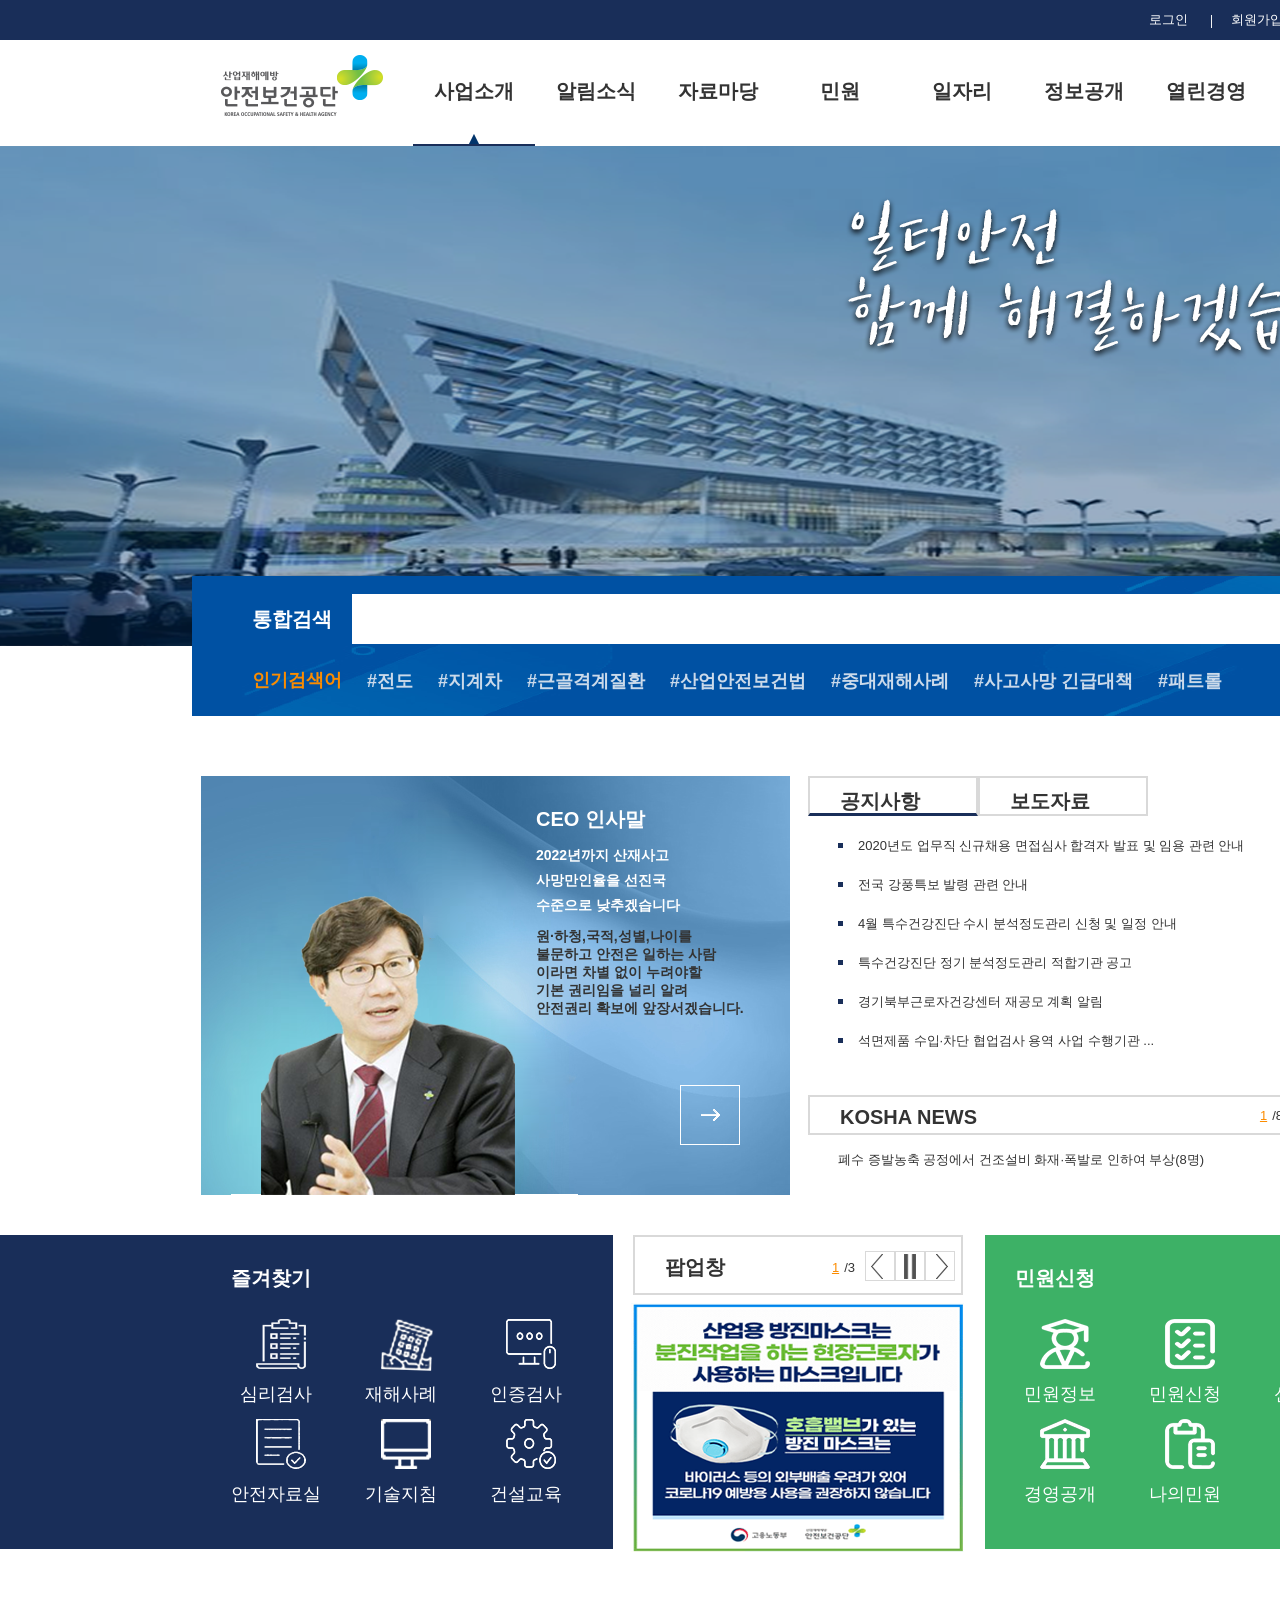
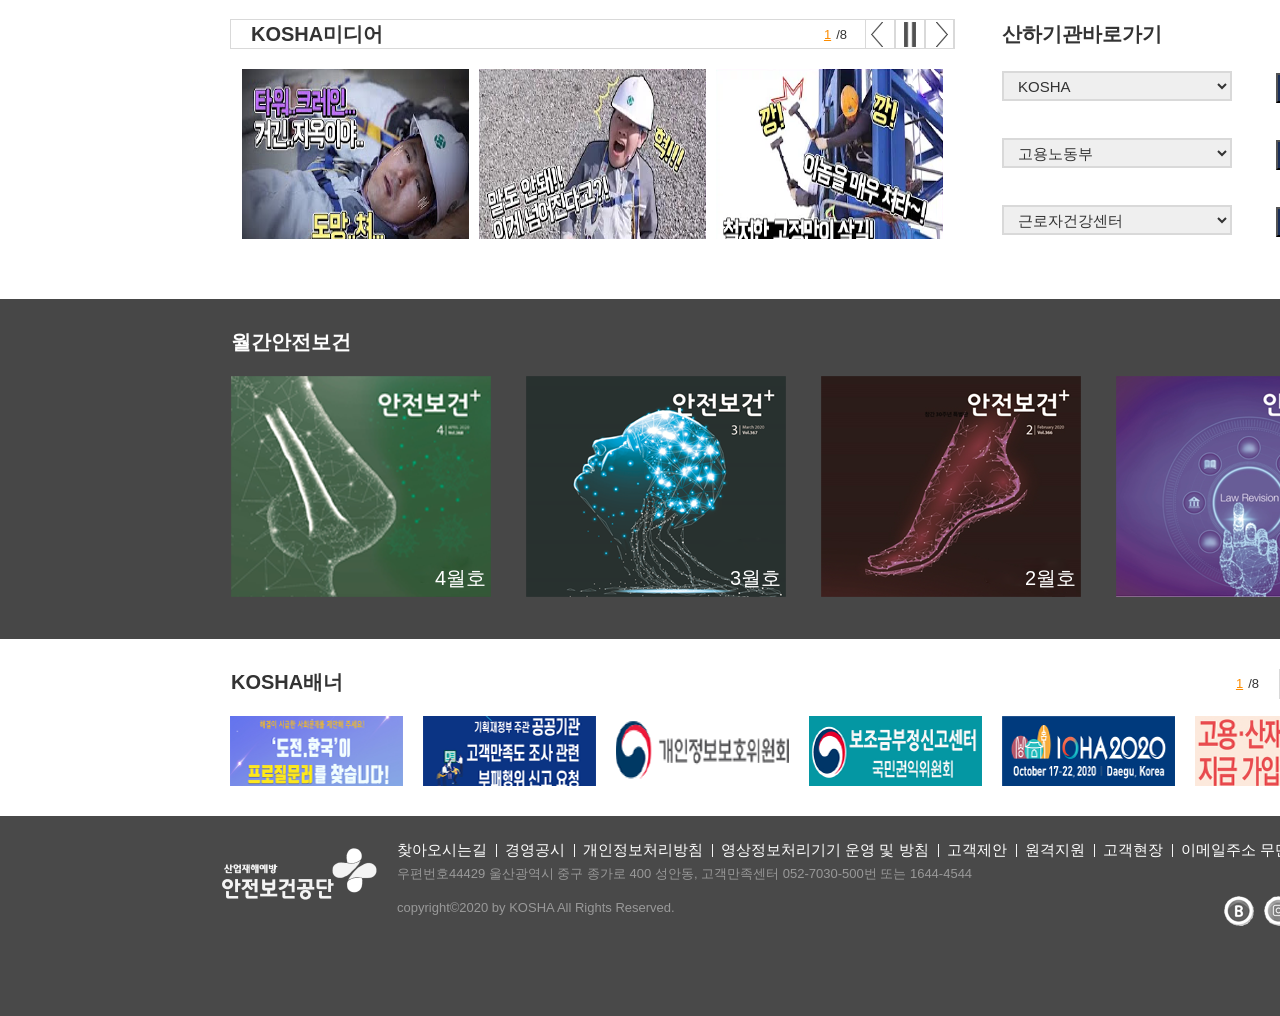
<file: portpolio/safe/index.html>
<!DOCTYPE html PUBLIC "-//W3C//DTD XHTML 1.0 Transitional//EN" "http://www.w3.org/TR/xhtml1/DTD/xhtml1-transitional.dtd">
    <html lang="ko" xml:lang="ko" xmlns="http://www.w3.org/1999/xhtml">
    <head>
    <meta http-equiv="Content-Type" content="text/html; charset=utf-8"/>
    <meta http-equiv="X-UA-Compatible" content="IE=edge" />
    <title>한국안전보건공단</title>
    <meta name="robots" content="noindex, nofollow" />
    <meta name="keywords" content="키워드넣기" />
    <meta name="description" content="설명넣기"/>
    <meta name="author" content="저자넣기"/>
        <meta name="viewport" content="width=1620"/>
<link rel="stylesheet" type="text/css" href="css/main.css"/>
        
        
					
					
					
					
    </head>

<body>
     <div id="skipMenu">
        <a href="#gnb">주메뉴바로가기</a>
        <a href="#contanier">본문바로가기</a>
    </div>
    <div id="wrapper">
        <div class="header_intro">
         <div class="header_intro_menu">
             <ul class="header_link clearfix">
               <li><a href="#">로그인</a></li>
               <li><a href="login.html">회원가입</a></li>
               <li><a href="#">사이트맵</a></li>
             </ul>
        
         </div>
        </div><!--//header_intro-->
        <div class="header_wrap"><!--w:100%-->
            <div class="header clearfix"><!--w:1198-->
                <h1><a href="index.html"><img src="img/img_logo.png" alt="산업재해예방 안전보건공단"/></a></h1>
    
                <div class="gnb" id="gnb_wrap">
                <h2 class="skip">주메뉴</h2>
                    <ul class="clearfix">
                        <li class="gnb_deth1 on"><a href="#">사업소개</a>
                             <ul class="gnb_deth2 on">
                                 <li><a href="#">사업소개</a></li>
                                 <li><a href="#">산업안전</a></li>
                                 <li><a href="#">전문기술</a></li>
                                 <li><a href="#">건설안전</a></li>
                                 <li><a href="#">서비스안전</a></li>
                                 <li><a href="#">직업건상</a></li>
                                 <li><a href="#">재정지원</a></li>
                                 <li><a href="#">교육/미디어</a></li>
                                 <li><a href="#">안전문화홍보</a></li>
                                 <li><a href="#">국제협회</a></li>
                                </ul>
                        </li>                    
                        <li class="gnb_deth1"><a href="subpage.html">알림소식</a>
                        <ul class="gnb_deth2">
                                 <li><a href="#">알림소식</a></li>
                                 <li><a href="#">공지사항</a></li>
                                 <li><a href="#">보도자료</a></li>
                                 <li><a href="#">계약정보</a></li>
                                 <li><a href="#">교육안내</a></li>
                                 <li><a href="#">홍보자료</a></li>
                                 <li><a href="#">체육시설물예약</a></li>
                                 <li><a href="#">안전보건 거버넌스</a></li>
                              
                                </ul></li>                    
                        <li class="gnb_deth1"><a href="reference.html">자료마당</a>
                        <ul class="gnb_deth2">
                                 <li><a href="#">자료마당</a></li>
                                 <li><a href="#">안전보건자료실</a></li>
                                 <li><a href="#">재해사례</a></li>
                                 <li><a href="#">사업자료</a></li>
                                 <li><a href="#">서식자료</a></li>
                                 <li><a href="#">법령/지침정보</a></li>
                                 <li><a href="#">국외정보</a></li>
                                 <li><a href="#">산업재해통계</a></li>
                                 <li><a href="#">연구보고서</a></li>
                                </ul></li>                    
                        <li class="gnb_deth1"><a href="#">민원</a>
                        <ul class="gnb_deth2">
                                 <li><a href="#">민원</a></li>
                                 <li><a href="#">민원제도안내</a></li>
                                 <li><a href="#">질의민원</a></li>
                                 <li><a href="#">신고센터</a></li>
                                 <li><a href="#">서식민원</a></li>
                                 <li><a href="#">나의질의민원</a></li>
                                 <li><a href="#">월간 안전보건</a></li>
                            </ul></li>                    
                        <li class="gnb_deth1"><a href="#">일자리</a><ul class="gnb_deth2">
                                 <li><a href="#">일자리</a></li>
                                 <li><a href="#">채용정보</a></li>
                                 <li><a href="#">일자리제안</a></li>
                                 <li><a href="#">일자리활동</a></li>
                                 <li><a href="#">좋은일자리추천</a></li>
                                 <li><a href="#">일자리로드맵</a></li>
                                 <li><a href="#">안전보건JobFair</a></li>
                               
                                </ul></li>                    
                        <li class="gnb_deth1"><a href="#">정보공개</a><ul class="gnb_deth2">
                                 <li><a href="#">정보공개</a></li>
                                 <li><a href="#">정보공개 안내</a></li>
                                 <li><a href="#">사전정보공표</a></li>
                                 <li><a href="#">정볻등록</a></li>
                                 <li><a href="#">공공데이터</a></li>
                                 <li><a href="#">산업재해율안내</a></li>
                                 <li><a href="#">전자계산서</a></li>
                                 <li><a href="#">정보교류 마당</a></li>
                                 <li><a href="#">사업실명제</a></li>
                            </ul></li>                    
                        <li class="gnb_deth1"><a href="#">열린경영</a><ul class="gnb_deth2">
                                 <li><a href="#">열린경영</a></li>
                                 <li><a href="#">경영공시</a></li>
                                 <li><a href="#">윤리경영</a></li>
                                 <li><a href="#">동반성장</a></li>
                                 <li><a href="#">사회공헌</a></li>
                                 <li><a href="#">부패행위자 현황</a></li>
                                 <li><a href="#">고객현장</a></li>
                                 <li><a href="#">기관혁신</a></li>
                            </ul></li>                    
                        <li class="gnb_deth1"><a href="#">공단소개</a><ul class="gnb_deth2">
                                 <li><a href="#">공단소개</a></li>
                                 <li><a href="#">CEO 메세지</a></li>
                                 <li><a href="#">비전과 미션</a></li>
                                 <li><a href="#">조지도</a></li>
                                 <li><a href="#">광역본부/
                                     지역본부지사</a></li>
                                 <li><a href="#">CI 및 슬로건</a></li>
                                 <li><a href="#">공단의발자취</a></li>
                                 <li><a href="#">파트너십현황</a></li>
                                 <li><a href="#">찾아오시는길</a></li>
                                 <li><a href="#">관할구역찾기</a></li>
                                </ul></li> 
                        
                    </ul>
                    
                </div>
            
            </div>
         
            </div>
            <div class="container" id="contanier">
              <div class="contents clearfix">
                <ul class="visiaul">
                  <li><a href="#"><img src="img/main_visiual2.png" alt="안전품격더욱 높이겠습니다.."/></a></li>
                  <li><a href="#"><img src="img/main_visiual4.png" alt="안전문화 널리 확산시키겠습니다.."/></a></li>
                  <li><a href="#"><img src="img/main_visiual1.png" alt="일터안전 함께해결하겠습니다."/></a></li>
                    
                  </ul>
                  <ul class="visiual_btn">
                  <li class="on"><a href="#" ><span>1</span></a></li>
                  <li><a href="#"><span>2</span></a></li>
                  <li><a href="#"><span>3</span></a></li>
                  </ul>
                  <div class="search clearfix">
                      <form method="post" action="#" name="searchfrm" class="searchfrm">
                          <div class="searchwrap">
                  
                     <h3>통합검색</h3>
                   
                    <input type="text" id="totalsearch" name="totalsearch"/>
                    <button class="langbtn" >검색</button>
                        </div>
                          <div class="searchwordwrap clearfix">
                          <h4>인기검색어</h4>
                              <ul class="searchword_list">
                              <li class="searchword"><a href="#">#전도</a></li>
                              <li class="searchword"><a href="#">#지계차</a></li>
                              <li class="searchword"><a href="#">#근골격계질환</a></li>
                              <li class="searchword"><a href="#">#산업안전보건법</a></li>
                              <li class="searchword"><a href="#">#중대재해사례</a></li>
                              <li class="searchword"><a href="#">#사고사망 긴급대책</a></li>
                              <li class="searchword"><a href="#">#패트롤</a></li>
                              </ul>
                          </div>
                </form>
                  </div>
                </div>
                <div class="contents2wrap">
                <div class="contents2 clearfix">
               
                    <div class="greetingwrap">
                <h3>CEO 인사말</h3>
                    <ul>
                    <li class="greeting_sub">2022년까지 산재사고<br/>사망만인율을 선진국<br/>수준으로 낮추겠습니다</li>
                    <li class="greeting_sub2">원·하청,국적,성별,나이를<br/>불문하고 안전은 일하는 사람<br/>이라면 차별 없이 누려야할<br/>기본 권리임을 널리 알려<br/>안전권리 확보에 앞장서겠습니다.</li>
                    </ul>
                    <p class="greeting_btn"><a href="#"><img src="img/ceo_arrow.png" alt="ceo인사말 바로가기버튼"/></a></p>
                        
                    
                </div>
                   <div class="notice_wrap"> 
                       <div class="notice clearfix">
                       <ul class="netice_list">
                           <li class="notice_menu"><h3><a href="#">공지사항</a></h3>
                           <ul class="board_list">
                               <li>
                                   <a href="#" class="subject">2020년도 업무직 신규채용 면접심사 합격자 발표 및 임용 관련 안내</a>
                                   <span class="date">03.19</span>
                               </li>
                               <li>
                                   <a href="#" class="subject">전국 강풍특보 발령 관련 안내</a>
                                   <span class="date">03.19</span>
                               </li>
                               <li>
                                   <a href="#" class="subject">4월 특수건강진단 수시 분석정도관리 신청 및 일정 안내</a>
                                   <span class="date">03.18</span>
                               </li>
                               <li>
                                   <a href="#" class="subject">특수건강진단 정기 분석정도관리 적합기관 공고</a>
                                   <span class="date">03.18</span></li>
                               <li>
                                   <a href="#" class="subject">경기북부근로자건강센터 재공모 계획 알림</a>
                                   <span class="date">  03.16</span></li>
                               <li>
                                   <a href="#" class="subject">석면제품 수입·차단 협업검사 용역 사업 수행기관 ...</a>
                                   <span class="date">03.16</span>
                               </li>
                               </ul>
                                 <p class="notice_btn">
                                    <a href="#"><img src="img/notice_more3.png" alt="공지사항 더보기"/></a>
                                </p> 
                           </li>
                           <li class="notice_menu">
                               <h3><a href="#">보도자료</a></h3>
                            <ul class="board_list none">
                                
                               <li>
                                   <a href="#" class="subject">안전보건노·사, 코로나19 극복 위한 성금전달</a>
                                   <span class="date">03.25</span></li>
                               <li>
                                   <a href="#" class="subject">개정 산업안전보건법, 동영상으로 만난다</a>
                                   <span class="date">03.23</span></li>
                               <li>
                                   <a href="#" class="subject">바이러스 소독을 위한 메탄올(공업용 알콜) 사용 경고</a>
                                   <span class="date">03.23</span>
                                </li>
                               <li>
                                   <a href="#" class="subject">안전보건공단, 울산 지역사회에 코로나19 방역지원</a>
                                   <span class="date">03.18</span>
                                </li>
                                <li>
                                   <a href="#" class="subject">직업적트라우마 전문상담센터 전국 8개소 운영 </a>
                                   <span class="date">03.16</span>
                                </li>
                                <li>
                                   <a href="#" class="subject">대구, 경북지역 개인보호장비 긴급 지원</a>
                                   <span class="date">03.16</span>
                                </li>
                                
                               </ul>
                               <p class="notice_btn">
                                    <a href="#"><img src="img/notice_more3.png" alt="보도자료 더보기"/></a>
                                </p>    
                                              

                           </li>
                           
                           
                           </ul>
                             
                       </div>
                       
                       <div class="news">
                       <h3>KOSHA NEWS</h3>
                           <ul class="news_list">
                           <li><a href="#">폐수 증발농축 공정에서 건조설비 화재·폭발로 인하여 부상(8명)</a></li>
                           <li><a href="#">사다리 위에서 소방배관 설치 중 떨어져 사망</a></li>
                           <li><a href="#">지게차에 파렛트를 부착하여 청소작업 중 떨어져 사망</a></li>
                           <li><a href="#">이동 중이 굴삭기에 충돌하여 사망</a></li>
                           <li><a href="#">중량물을 매달고 이동 중인 굴삭기에 충돌하여 사망</a></li>
                           <li><a href="#">제연덕트 설치 중 고소작업대에서 떨어져(H=7m) 사망</a></li>
                           <li><a href="#">개구부 슈퍼데크 설치 작업 중 떨어져 사망</a></li>
                           <li><a href="#">굴착기 버켓 교체 중 떨어지는 버켓에 맞아 사망</a></li>
                           </ul>
                            <div class="news_num">
                    <span class="current">1</span>/8
                    </div>
                           <div class="news_btn">
                               <a href="#"><img src="img/news_prev.png" alt="news 이전보기"/></a><a href="#"><img src="img/news_play.png" alt="news 재생"/></a><a href="#"><img src="img/news_next.png" alt="news 다음"/></a>
                           </div>
                
                     </div>
                           
                       </div>
                    
                   
                    
            </div>
                    </div>
                <div class="service">
                  <div class="service_wrap clearfix">
                <div class="bookmark">
                    <h3>즐겨찾기</h3>
                    <ul class="favicon clearfix">
                    <li class="favicon_1"><a href="#">심리검사</a></li>
                    <li class="favicon_2"><a href="#">재해사례</a></li>
                    <li class="favicon_3"><a href="#">인증검사</a></li>
                   </ul>
                    <ul class="favicon clearfix">
                     <li class="favicon_4"><a href="#">안전자료실</a></li>
                    <li class="favicon_5"><a href="#">기술지침</a></li>
                    <li class="favicon_6"><a href="#">건설교육</a></li>
                    </ul>
                    
                    
                    </div>
                <div class="popup">
                    <h3>팝업창</h3>
                    <div class="popup_zone">
                    <ul class="popup_list clearfix">
                    <li><a href="#"><img src="img/popup_1.png" alt="2020년도 업무직 신규채용 면접심사 합격자발표 및 임용 관련안내 2020년도 안전보건공단 업무직 신규채용에 관심을 가져주셔서 감사합니다. 아래의 버트을 클릭하여 면접심사 결과및 임용 관련 안내를 확인하시기 바랍니다."/></a></li>
                    <li><a href="#"><img src="img/popup_2.png" alt="공단고객만족센터번호안내  '코라나19'예방을 위한 사회적 거리두기시행에 따라 고객만족센터 번호를 1644-4544,1811-1942롤 분리 운영하오니 이용에 참고 부탁드립니다."/></a></li>
                    <li><a href="#"><img src="img/popup_3.png" alt="산업용 방진마스크는 분진작업을 하는 현장근로자가 사용하는 마스크입니다. 호흡밸브가 있는 방진마스크는 바이러스 등의 외부배출 우려가 있어 코로나19 예방용 사용을 권장하지 않습니다. 고용노동부 안전보건공단"/></a></li>
                        </ul>
                    </div>
                    <div class="popup_num">
                    <span class="current">1</span>/3
                    </div>
                    <div class="popup_btn">
                      <a href="#"><img src="img/news_prev.png" alt="팝업이전보기"/></a><a href="#"><img src="img/news_stop.png" alt="팝업일시정지"/></a><a href="#"><img src="img/news_next.png" alt="팝업다음보기"/></a>
                    </div>
                    
                    
                    </div>
                <div class="complaint">   
                    <h3>민원신청</h3>
                    <ul class="favicon clearfix">
                    <li class="favicon_7"><a href="#">민원정보</a></li>
                    <li class="favicon_8"><a href="#">민원신청</a></li>
                    <li class="favicon_9"><a href="#">신고센터</a></li>
                   </ul>
                    <ul class="favicon clearfix">
                     <li class="favicon_10"><a href="#">경영공개</a></li>
                    <li class="favicon_11"><a href="#">나의민원</a></li>
                   
                    </ul>
                    
                    
                    </div>
                      </div>
                  <div class="servicewrap"></div>
                    <div class="servicewrap2"></div>
                
                </div>
                <div class="selection clearfix">
                    <div class="video">
                    <h3>KOSHA미디어</h3>
                      <ul class="video_list clearfix">
                            <li><a href="#"><img src="img/vedio1.png" alt="타워크레인 거긴지옥이야"/></a></li>
                            <li><a href="#"><img src="img/vedio2.png" alt="헉!! 말도안돼!!이게넘어간다고?!"/></a></li>
                            <li><a href="#"><img src="img/vedio3.png" alt="깡!깡! 이놈을 매우쳐라~! 철저한 고정만이 살길!"/></a></li>
                            <li><a href="#"><img src="img/vedio1.png" alt=""/></a></li>
                            <li><a href="#"><img src="img/vedio1.png" alt=""/></a></li>
                            <li><a href="#"><img src="img/vedio1.png" alt=""/></a></li>
                            <li><a href="#"><img src="img/vedio1.png" alt=""/></a></li>
                            <li><a href="#"><img src="img/vedio1.png" alt=""/></a></li>
                           
                            </ul>
                        <div class="video_num">
                        <span class="current">1</span>/8
                        </div>
                        <div class="video_btn">
                        <a href="#"><img src="img/news_prev.png" alt="비디오이전보기"/></a><a href="#"><img src="img/news_stop.png" alt="비디오일시정지"/></a><a href="#"><img src="img/news_next.png" alt="비디오다음보기"/></a>
                       
                        </div>
                        
                        </div>
                    
                    <div class="quick_link">
                    <h3>산하기관바로가기</h3>
                        <form method="post" action="#" name="quick" class="quick_service">
                        <select name="quick_service" title="KOSHA산화기관선택" class="quick">
                            <option value="#">KOSHA</option>
                            <option value="#">산업안전보건연구원</option>
                            <option value="#">산업안전보건교육원</option>
                            <option value="#">산업안전보건인증원</option>
                            <option value="#">지역본부 및 지사</option>
                            <option value="#">퇴직자 가족모임</option>
                            <option value="#">KOSHA ENGLISH SITE</option>
                            <option value="#">노동조합</option>
                            <option value="#">K2B</option>
                            </select>
                        <button class="quickbtn" title="KOSHA산화기관선택바로가기버튼">바로가기</button>
                            
                        </form>
                        <form method="post" action="#" name="quick" class="quick_service">
                        <select name="quick_service" title="고용노둥부선택" class="quick">
                            <option value="#">고용노동부</option>
                            <option value="#">근로복지공단</option>
                            <option value="#">한국산업인력공단</option>
                            <option value="#">한국장애인고용공단</option>
                            <option value="#">한국고용정보원</option>
                        </select>
                        <button class="quickbtn" title="고용노둥부선택바로가기버튼">바로가기</button>
                            
                        </form>
                        <form method="post" action="#" name="quick" class="quick_service">
                        <select name="quick_service" title="근로자건강센터선택" class="quick">
                            <option value="#">근로자건강센터</option>
                            <option value="#">서울</option>
                            <option value="#">서울서부</option>
                            <option value="#">인천</option>
                            <option value="#">부천</option>
                            <option value="#">경기동부</option>
                            <option value="#">경기서부</option>
                            <option value="#">경기남부</option>
                            <option value="#">경기북부</option>
                            <option value="#">충남</option>
                            <option value="#">대전</option>
                            <option value="#">강원</option>
                            <option value="#">전남동부</option>
                            <option value="#">광주</option>
                            <option value="#">전주</option>
                            <option value="#">경북북부</option>
                            <option value="#">대구</option>
                            <option value="#">경산</option>
                            <option value="#">경남</option>
                            <option value="#">울산</option>
                            <option value="#">부산</option>
                            <option value="#">제주</option>
                            </select>
                        <button class="quickbtn" title="근로자건강센터선택바로가기버튼">바로가기</button>
                            
                        </form>
                        
                    </div>                    
                </div>                    
               
                <div class="magazinewrap">
                    <div class="magazine">
                <h3>월간안전보건</h3>
                    <ul class="magazine_list claarfix">
                    <li><a href="#"><img src="img/magazine01.png" alt="안전보건+4"/><span>4월호</span></a></li>
                    <li><a href="#"><img src="img/magazine02.png" alt="안전보건+3"/><span>3월호</span></a></li>
                    <li><a href="#"><img src="img/magazine03.png" alt="안전보건+2"/><span>2월호</span></a></li>
                    <li><a href="#"><img src="img/magazine04.png" alt="안전보건+1"/><span>1월호</span></a></li>
                    
                    </ul>
                    <a href="magzine.html"><img src="img/magazine_more.png" alt="월간안전보건 더보기"/></a>
                    
                </div>
                    </div>
                <div class="banner">
                <h3>KOSHA배너</h3>
                    <div class="banner_zone">
                     <ul class="banner_list clearfix">
                        <li><a href="#"><img src="img/banner1.png" alt="'도전 한국'이 프로 질문러를 찾습니다."/></a></li>
                        <li><a href="#"><img src="img/banner2.png" alt="기획재정부주관 공공기관 고객만족도 조사 관련 부패행위 신고요청"/></a></li>
                        <li><a href="#"><img src="img/banner3.png" alt="개인정보보호위원회"/></a></li>
                        <li><a href="#"><img src="img/banner4.png" alt="보조금부정신고센터 국민권익위원회"/></a></li>
                        <li><a href="#"><img src="img/banner5.png" alt="IOHA2020 October 17 22 2020 Deagu Korea"/></a></li>
                        <li><a href="#"><img src="img/banner6.png" alt="고용산재보험지금가입하세요"/></a></li>
                        <li><a href="#"><img src="img/banner7.png" alt="XXII World Congress on Safety and Health at Work2020"/></a></li>
                        <li><a href="#"><img src="img/banner8.png" alt="소극해정신고센터"/></a></li>
                        </ul>
                    </div>
                      <div class="banner_num">
                        <span class="current">1</span>/8
                        </div>
                        <div class="banner_btn">
                        <a href="#"><img src="img/news_prev.png" alt="배너이전보기"/></a><a href="#"><img src="img/news_stop.png" alt="배너일시정지"/></a><a href="#"><img src="img/news_next.png" alt="배너다음보기"/></a>
                       
                        </div>
                    
                </div>
                
                
        </div>
      
        <div class="footer_wrap clearfix">
        <div class="footer clearfix">
            <div class="footer_logo">
            <img src="img/footer_logo.png" alt="산업재해예방안전보건공단"/>
            </div>
            <div class="footer_add">
            <ul class="footer_menu clearfix">
                <li><a href="#">찾아오시는길</a></li>
                <li><a href="#">경영공시</a></li>
                <li><a href="#">개인정보처리방침</a></li>
                <li><a href="#">영상정보처리기기 운영 및 방침</a></li>
                <li><a href="#">고객제안</a></li>
                <li><a href="#">원격지원</a></li>
                <li><a href="#">고객현장</a></li>
                <li><a href="#">이메일주소 무단수집거부</a></li>
                </ul>
                <address class="address">
                우편번호44429 울산광역시 중구 종가로 400 성안동, 고객만족센터 052-7030-500번 또는 1644-4544
                </address>
                <p class="copy">copyright&copy;2020 by KOSHA All Rights Reserved. </p>
            </div>
            <div class="sns clearfix">
            <ul class="sns_list">
                <li><a href="#"><img src="img/blog_btn.png" alt="블로그바로가기"/></a></li>
                <li><a href="#"><img src="img/instar_btn.png" alt="인스타바로가기"/></a></li>
                <li><a href="#"><img src="img/twiter_btn.png" alt="트위터바로가기"/></a></li>
                <li><a href="#"><img src="img/facebook_btn.png" alt="패이스북바로가기"/></a></li>
                
                </ul>
            
            </div>
                 
                 
            
            
            </div>
        </div>
            
            
            
      
    
    
    </div>
</body>

</html>
</file>
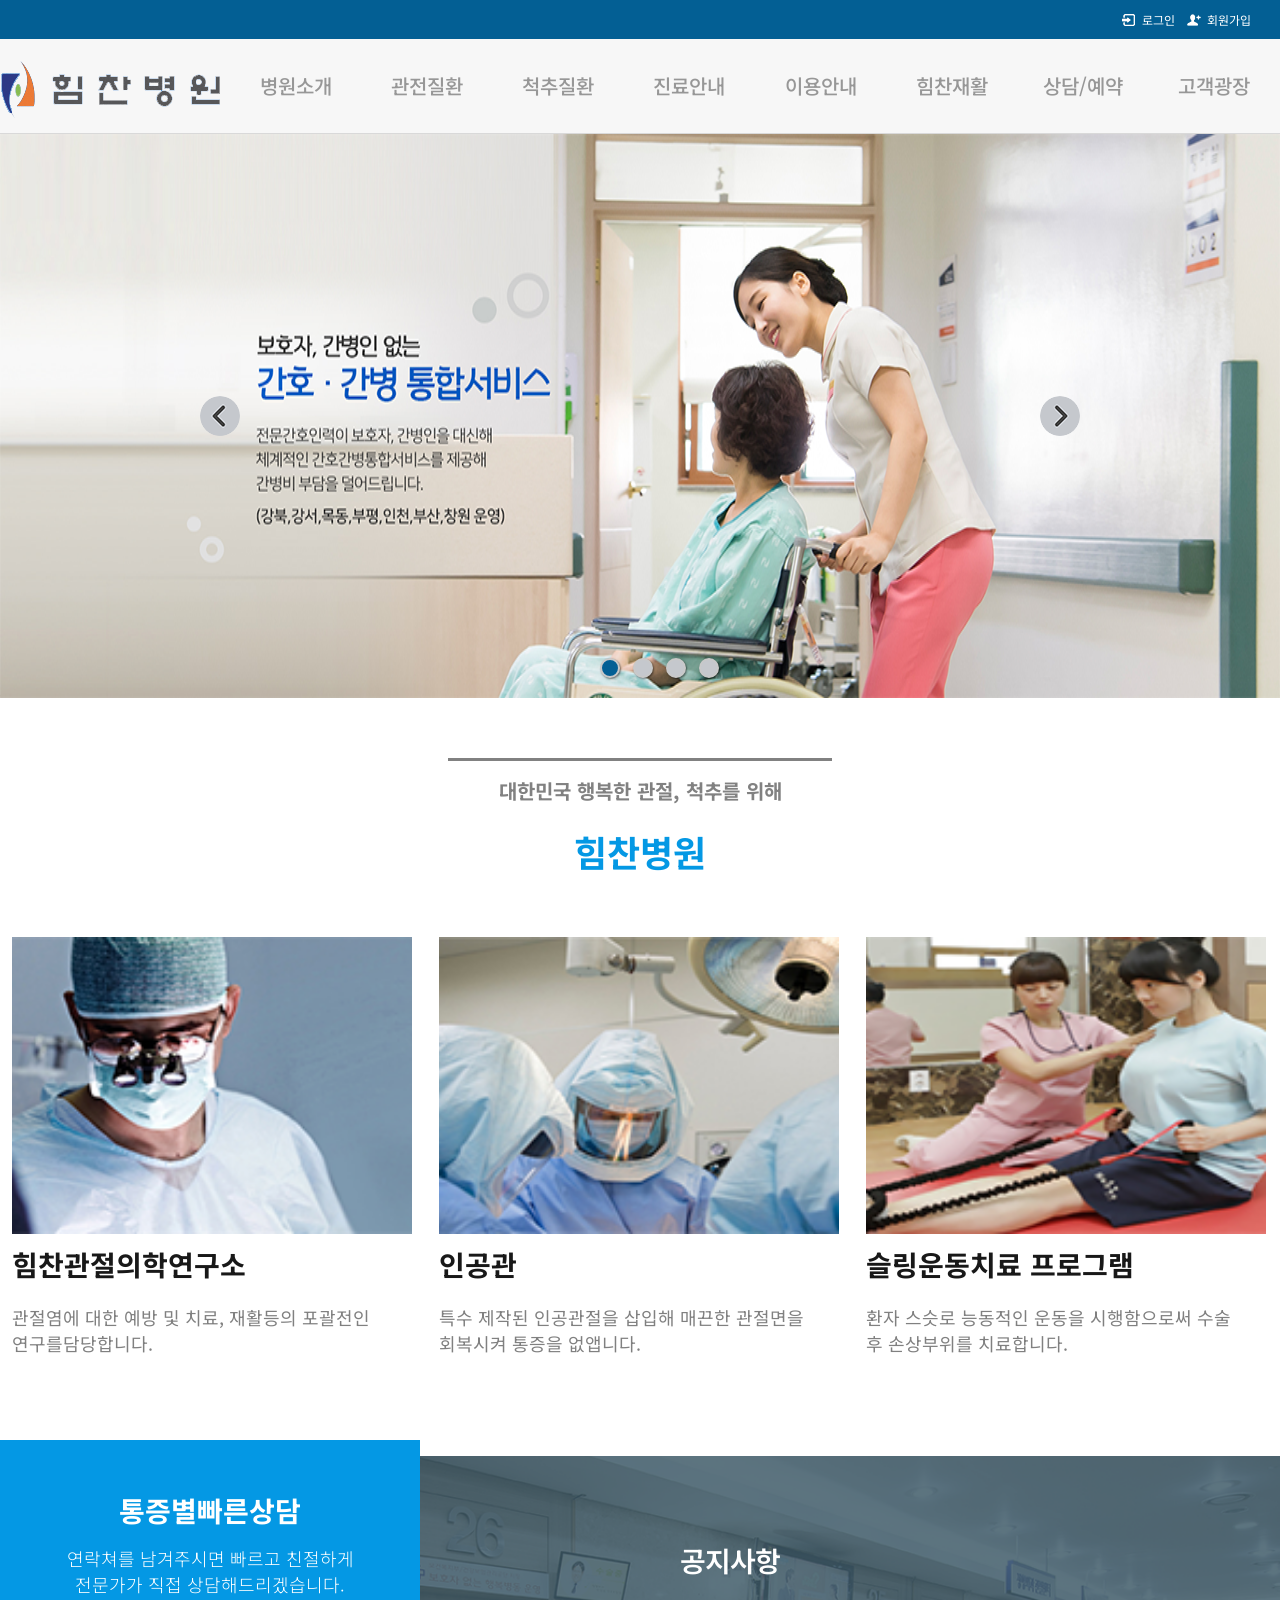
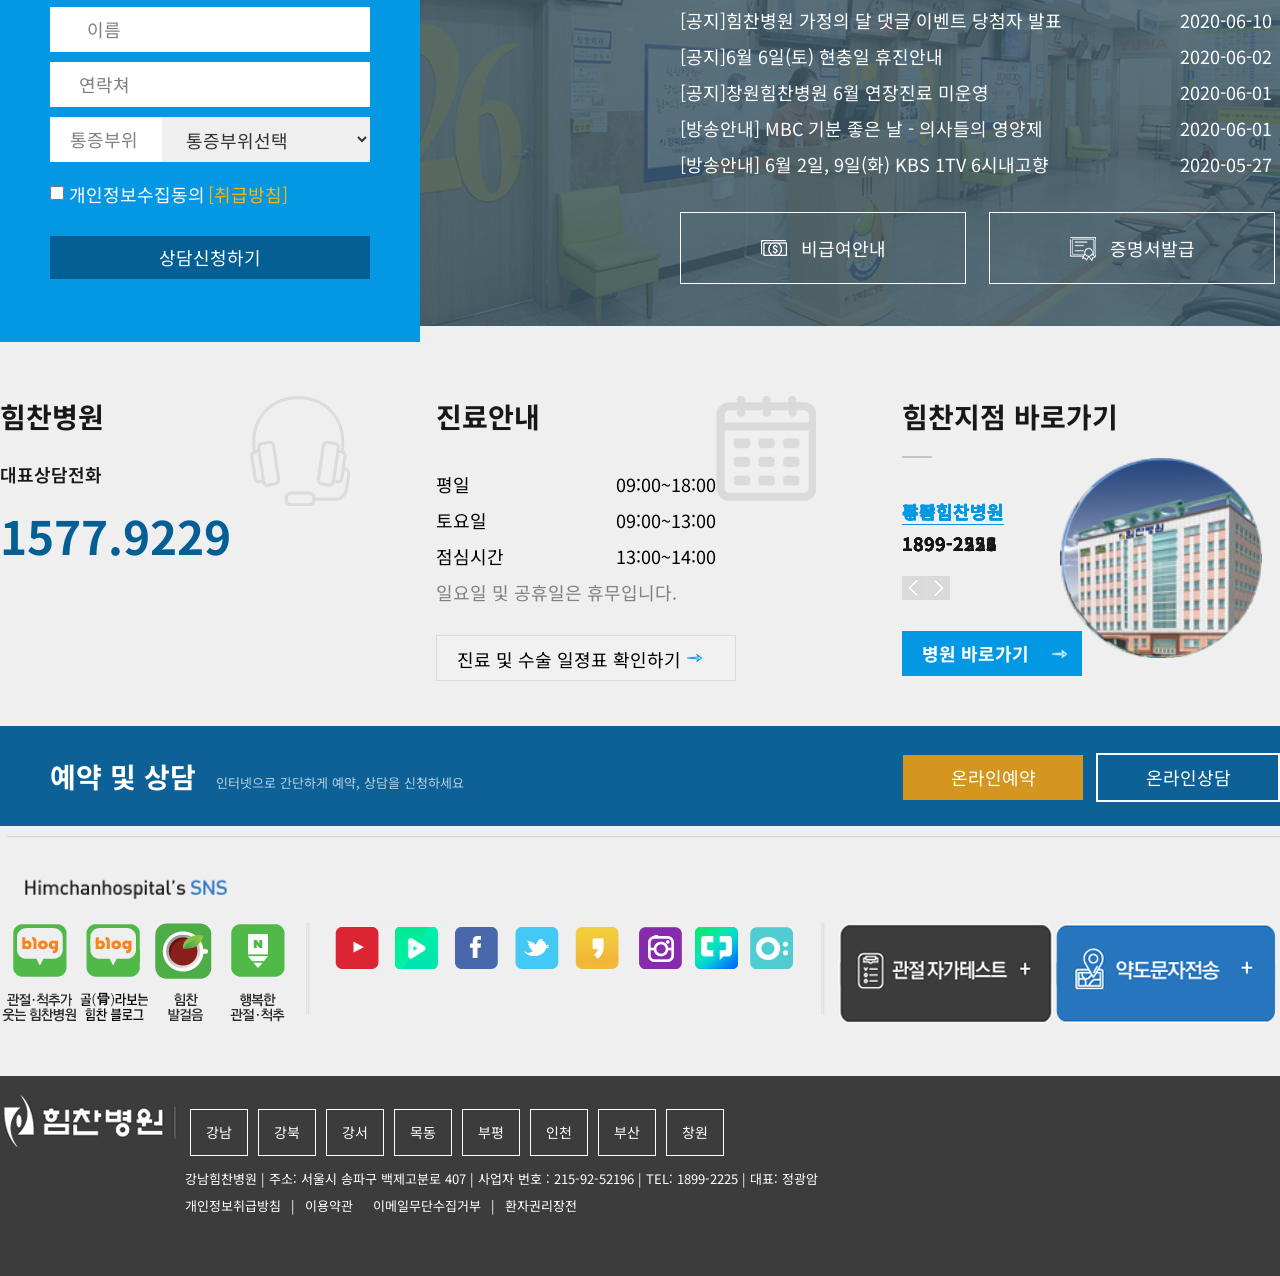
<file: portpolio/js/hospital/index.html>
<!DOCTYPE html>
<html lang="ko">

<head>
    <meta charset="utf-8" />
    <meta http-equiv="X-UA-Compatible" content="IE=edge" />
    <title>사이트의 제목넣기</title>
    <meta name="robots" content="noindex, nofollow" />
    <meta name="keywords" content="키워드넣기" />
    <meta name="description" content="설명넣기" />
    <meta name="author" content="저자넣기" />
    <meta name="viewport" content="width=device-width, initial-scale=1.0, maximum-scale=3.0, minimum-scale=1.0, user-scalable=yes">

    <link rel="stylesheet" type="text/css" href="css/main.css" />


  <script type="text/javascript" src="js/jquery-3.1.1.min.js"></script>
    <script type="text/javascript" src="js/jquery.bxslider.min.js"></script>
    <script src="js/main.js"></script>



    <style>


    </style>



    <script>


    </script>



</head>

<body>

    <div id="skipMenu">
        <a href="#gnb">주메뉴바로가기</a>
        <a href="#container">본문바로가기</a>
    </div>

    <div id="wrapper">
        <aside class="util clearfix">
            <div>
                <a href="#">로그인</a>
                <a href="#">회원가입</a>
            </div>
        </aside>

        <div class="headerWrap">
            <header class="header clearfix">
                <h1><a href="#"><img src="img/logo.png" alt="힘찬병원" /></a></h1>
                <div class="menu_btn_box">
                    <a href="#" class="btnGnb" title="메뉴버튼">menu</a>
                    <a href="#" class="btntell" title="상담버튼">tell</a>
                </div>
                <nav class="gnb" id="gnb">
                    <ul class="gnbWap clearfix">
                        <li class="deth1"><a href="#">병원소개</a>
                            <ul>
                                <li class="deth2"><a href="#">힘찬소개</a></li>
                                <li class="deth2"><a href="#">병원장인사말</a></li>
                                <li class="deth2"><a href="#">지점소개</a></li>
                                <li class="deth2"><a href="#">병원발자취</a></li>
                                <li class="deth2"><a href="#">사회공헌</a></li>
                                <li class="deth2"><a href="#">힘찬저서</a></li>
                                <li class="deth2"><a href="#">글로벌힘찬</a></li>
                            </ul>
                        </li>

                        <li class="deth1"><a href="#">관전질환</a>
                            <ul>
                                <li class="deth2"><a href="#">무릎</a></li>
                                <li class="deth2"><a href="#">어깨</a></li>
                                <li class="deth2"><a href="#">고관절</a></li>
                                <li class="deth2"><a href="#">손목/손가락/<br /> 팔꿈치</a></li>
                                <li class="deth2"><a href="#">족부</a></li>
                                <li class="deth2"><a href="#">자가진단</a></li>
                            </ul>
                        </li>
                        <li class="deth1"><a href="#">척추질환</a>
                            <ul>
                                <li class="deth2"><a href="#">허리</a></li>
                                <li class="deth2"><a href="#">목</a></li>
                            </ul>
                        </li>
                        <li class="deth1"><a href="#">진료안내</a>
                            <ul>
                                <li class="deth2"><a href="#">의료진소개</a></li>
                                <li class="deth2"><a href="#">진료시간</a></li>
                                <li class="deth2"><a href="#">진료과목</a></li>
                                <li class="deth2"><a href="#">진료일정표</a></li>
                            </ul>
                        </li>
                        <li class="deth1"><a href="#">이용안내</a>
                            <ul>
                                <li class="deth2"><a href="#">입/퇴원절차</a></li>
                                <li class="deth2"><a href="#">증명서 발급안내</a></li>
                                <li class="deth2"><a href="#">연말정산 신청</a></li>
                                <li class="deth2"><a href="#">주차안내</a></li>
                                <li class="deth2"><a href="#">인재채용</a></li>
                                <li class="deth2"><a href="#">찾아오시는길</a></li>
                            </ul>
                        </li>
                        <li class="deth1"><a href="#">힘찬재활</a>
                            <ul>
                                <li class="deth2"><a href="#">도수치료센터</a></li>
                                <li class="deth2"><a href="#">자가근력운동법</a></li>
                                <li class="deth2"><a href="#">인공관절수술<br /> 후 재활</a></li>
                                <li class="deth2"><a href="#">관절내시경수술<br /> 후 재활</a></li>
                                <li class="deth2"><a href="#">허리수술 후 재활</a></li>
                            </ul>
                        </li>
                        <li class="deth1"><a href="#">상담/예약</a>
                            <ul>
                                <li class="deth2"><a href="#">온라인 건강상담</a></li>
                                <li class="deth2"><a href="#">진료예약</a></li>
                                <li class="deth2"><a href="#">고객의소리</a></li>
                                <li class="deth2"><a href="#">자주 묻는 질문</a></li>
                            </ul>
                        </li>
                        <li class="deth1"><a href="#">고객광장</a>
                            <ul>
                                <li class="deth2"><a href="#">병원소식</a></li>
                                <li class="deth2"><a href="#">언론에 비친 힘찬</a></li>
                                <li class="deth2"><a href="#">힘찬 소식지</a></li>
                                <li class="deth2"><a href="#">힘찬 사진첨</a></li>
                                <li class="deth2"><a href="#">힘찬영상</a></li>
                            </ul>
                        </li>
                    </ul>

                </nav>

                <nav class="mgnb" id="mgnb">
                    <ul class="mgnbWap clearfix">
                        <li class="deth1"><a href="#">병원소개</a>
                            <ul>
                                <li class="deth2"><a href="#">힘찬소개</a></li>
                                <li class="deth2"><a href="#">병원장인사말</a></li>
                                <li class="deth2"><a href="#">지점소개</a></li>
                                <li class="deth2"><a href="#">병원발자취</a></li>
                                <li class="deth2"><a href="#">사회공헌</a></li>
                                <li class="deth2"><a href="#">힘찬저서</a></li>
                                <li class="deth2"><a href="#">글로벌힘찬</a></li>
                            </ul>
                        </li>

                        <li class="deth1"><a href="#">관전질환</a>
                            <ul>
                                <li class="deth2"><a href="#">무릎</a></li>
                                <li class="deth2"><a href="#">어깨</a></li>
                                <li class="deth2"><a href="#">고관절</a></li>
                                <li class="deth2"><a href="#">손목/손가락/<br /> 팔꿈치</a></li>
                                <li class="deth2"><a href="#">족부</a></li>
                                <li class="deth2"><a href="#">자가진단</a></li>
                            </ul>
                        </li>
                        <li class="deth1"><a href="#">척추질환</a>
                            <ul>
                                <li class="deth2"><a href="#">허리</a></li>
                                <li class="deth2"><a href="#">목</a></li>
                            </ul>
                        </li>
                        <li class="deth1"><a href="#">진료안내</a>
                            <ul>
                                <li class="deth2"><a href="#">의료진소개</a></li>
                                <li class="deth2"><a href="#">진료시간</a></li>
                                <li class="deth2"><a href="#">진료과목</a></li>
                                <li class="deth2"><a href="#">진료일정표</a></li>
                            </ul>
                        </li>
                        <li class="deth1"><a href="#">이용안내</a>
                            <ul>
                                <li class="deth2"><a href="#">입/퇴원절차</a></li>
                                <li class="deth2"><a href="#">증명서 발급안내</a></li>
                                <li class="deth2"><a href="#">연말정산 신청</a></li>
                                <li class="deth2"><a href="#">주차안내</a></li>
                                <li class="deth2"><a href="#">인재채용</a></li>
                                <li class="deth2"><a href="#">찾아오시는길</a></li>
                            </ul>
                        </li>
                        <li class="deth1"><a href="#">힘찬재활</a>
                            <ul>
                                <li class="deth2"><a href="#">도수치료센터</a></li>
                                <li class="deth2"><a href="#">자가근력운동법</a></li>
                                <li class="deth2"><a href="#">인공관절수술<br /> 후 재활</a></li>
                                <li class="deth2"><a href="#">관절내시경수술<br /> 후 재활</a></li>
                                <li class="deth2"><a href="#">허리수술 후 재활</a></li>
                            </ul>
                        </li>
                        <li class="deth1"><a href="#">상담/예약</a>
                            <ul>
                                <li class="deth2"><a href="#">온라인 건강상담</a></li>
                                <li class="deth2"><a href="#">진료예약</a></li>
                                <li class="deth2"><a href="#">고객의소리</a></li>
                                <li class="deth2"><a href="#">자주 묻는 질문</a></li>
                            </ul>
                        </li>
                        <li class="deth1"><a href="#">고객광장</a>
                            <ul>
                                <li class="deth2"><a href="#">병원소식</a></li>
                                <li class="deth2"><a href="#">언론에 비친 힘찬</a></li>
                                <li class="deth2"><a href="#">힘찬 소식지</a></li>
                                <li class="deth2"><a href="#">힘찬 사진첨</a></li>
                                <li class="deth2"><a href="#">힘찬영상</a></li>
                            </ul>
                        </li>
                    </ul>

                </nav>

            </header>


        </div>
        <div class="navBg"></div>
        <div class="container clearfix" id="container">

            <div class="visualWrap">


                <div class="visual">
                    <div class="visual_btn_left btn">
                        <a href="#">prev</a>
                    </div>
                    <ul>
                        <li class="on"><img src="img/visual1.png" alt="보호자,간병이 없는 간호.간병 통합서비스 전문간호인력이 보호자,간병인을 대신해 체계적인 간호간병통합서비스를 제공해 간병비 부담을 덜어드립니다.(강북,강서,목동,부평,인천,부산,창원운영)" /></li>
                        <li><img src="img/visual2.png" alt="일생에 한번 하는 인공관절 로봇수술로 더 정확하고, 더 오래가게 미국FDA 승인을 받은 로봇 인공관절수술은 로봇의 정확한 계산과 숙련된 의료진의 판단하에 보다 정확하고 더 오래 사용할수 있는 정밀한 맞춤형 수술이 가능합니다. 전세계26개국 도입 약30만건 수술성공 해외논문 150편 발표 수술 후 회복 11시간 단축 운동범위 11도 증가 " /></li>
                        <li><img src="img/visual3.png" alt="척추질환, 비수술 우선치료원칙 힘찬병원이 지켜나갑니다. 힘찬병원은 풍부한 임상경험을 갖춘 전문의가 환자의 상태를 정확하게 진단해 환자 개개인에게 가장 효과적인 치료를 시행합니다." /></li>
                        <li><img src="img/visual4.png" alt="겸염률 제로 도전!! 클린수술실 운영 특수무균수술복 착용, 철저한 살균.필터.양압장치등을 통한 수술실 공기 정화 시스템, 적절한 항생제 사용으로 감염률제로를 위해 최선의 노력을 다합니다." /></li>
                    </ul>
                    <div class="visual_btn_right btn">
                        <a href="#">next</a>
                    </div>
                    <div class="visual_num">
                        <a href="#" class="on">1</a>
                        <a href="#">2</a>
                        <a href="#">3</a>
                        <a href="#">4</a>
                    </div>
                </div>

                <div class="m_visual">
                
                  <ul class="bxslider">
                        <li class="on"><img src="img/m_visual_1.jpg" alt="보호자,간병이 없는 간호.간병 통합서비스 전문간호인력이 보호자,간병인을 대신해 체계적인 간호간병통합서비스를 제공해 간병비 부담을 덜어드립니다.(강북,강서,목동,부평,인천,부산,창원운영)" /></li>
                        <li><img src="img/m_visual_2.jpg" alt="일생에 한번 하는 인공관절 로봇수술로 더 정확하고, 더 오래가게 미국FDA 승인을 받은 로봇 인공관절수술은 로봇의 정확한 계산과 숙련된 의료진의 판단하에 보다 정확하고 더 오래 사용할수 있는 정밀한 맞춤형 수술이 가능합니다. 전세계26개국 도입 약30만건 수술성공 해외논문 150편 발표 수술 후 회복 11시간 단축 운동범위 11도 증가 " /></li>
                        <li><img src="img/m_visual_3.jpg" alt="척추질환, 비수술 우선치료원칙 힘찬병원이 지켜나갑니다. 힘찬병원은 풍부한 임상경험을 갖춘 전문의가 환자의 상태를 정확하게 진단해 환자 개개인에게 가장 효과적인 치료를 시행합니다." /></li>
                        <li><img src="img/m_visual_4.jpg" alt="겸염률 제로 도전!! 클린수술실 운영 특수무균수술복 착용, 철저한 살균.필터.양압장치등을 통한 수술실 공기 정화 시스템, 적절한 항생제 사용으로 감염률제로를 위해 최선의 노력을 다합니다." /></li>
                    </ul>
                
                </div>



            </div>

            <div class="programWrap">
                <div class="programList clearfix">
                    <div class="programTit">
                        <h3>대한민국 행복한 관절, 척추를 위해<span>힘찬병원</span></h3>

                    </div>


                    <div class="program">

                        <a href="#">
                            <div class="bg"></div>
                            <dl>

                                <dt>힘찬관절의학연구소</dt>
                                <dd>관절염에 대한 예방 및 치료, 재활등의 포괄전인<br />
                                    연구를담당합니다.</dd>
                            </dl>
                        </a>
                    </div>
                    <div class="program">

                        <a href="#">
                            <div class="bg"></div>
                            <dl>
                                <dt>인공관</dt>
                                <dd>특수 제작된 인공관절을 삽입해 매끈한 관절면을<br />
                                    회복시켜 통증을 없앱니다.</dd>
                            </dl>
                        </a>
                    </div>
                    <div class="program">

                        <a href="#">
                            <div class="bg"></div>
                            <dl>

                                <dt>슬링운동치료 프로그램</dt>
                                <dd>환자 스슷로 능동적인 운동을 시행함으로써 수술<br />
                                    후 손상부위를 치료합니다.</dd>
                            </dl>
                        </a>
                    </div>
                </div>
            </div>


            <div class="noticeWrap">
                <div class="noticeWrap2">
                    <div class="counselingwrap">
                        <h3>통증별빠른상담</h3>
                        <p>연락쳐를 남겨주시면 빠르고 친절하게<br />전문가가 직접 상담해드리겠습니다.</p>

                        <ul class="clearfix">
                            <li>
                                <label class="username_title">이름</label>
                                <input type="text" name="username" class="username" />
                            </li>
                            <li>
                                <label class="usertel_title">연락쳐</label>
                                <input type="text" name="usertel" class="usertel" />
                            </li>
                            <li>
                                <label class="painwrap_title">통증부위</label>
                                <select name="painwrap" class="painwrap">
                                    <option value="#">통증부위선택</option>
                                    <option value="#">무릎관절</option>
                                    <option value="#">척추/재활</option>
                                    <option value="#">어깨/상지</option>
                                    <option value="#">족부</option>
                                </select>
                            </li>
                            <li>
                                <input type="checkbox" title="개인정보수집동의" name="agree" class="agree" id="agree" />
                                <label for="agree">개인정보수집동의</label>
                                <a href="#">[취급방침]</a>
                                <div class="agree_con">
                                    <dl>
                                        <dt class="agree_tit">개인정보취급방침</dt>
                                        <dd>
                                            :: 개인정보의 수집,이용목적<br>① 상담 및 컨설팅 서비스 제공 <br>:: 수집하는 개인정보의 항목 <br>② 이름, 휴대전화<br>:: 개인정보의 보유 및 이용기간 <br>③ 원칙적으로 개인정보의 수입 또는 제공받는 목적 달성시 지체 없이 파기합니다</dd>
                                    </dl>
                                </div>
                            </li>
                            <li>
                                <input type="submit" title="상담신청하기" name="apply" class="apply" value="상담신청하기" />
                            </li>
                        </ul>
                    </div>

                    <div class="notice_box">

                        <div class="notice">
                            <h3>공지사항</h3>
                            <ul class="clearfix">
                                <li><a href="#">[공지]힘찬병원 가정의 달 댓글 이벤트 당첨자 발표</a><span>2020-06-10</span></li>
                                <li><a href="#">[공지]6월 6일(토) 현충일 휴진안내</a><span>2020-06-02</span></li>
                                <li><a href="#">[공지]창원힘찬병원 6월 연장진료 미운영</a><span>2020-06-01</span></li>
                                <li><a href="#">[방송안내] MBC 기분 좋은 날 - 의사들의 영양제</a><span>2020-06-01</span></li>
                                <li><a href="#">[방송안내] 6월 2일, 9일(화) KBS 1TV 6시내고향</a><span>2020-05-27</span></li>
                            </ul>
                        </div>
                        <div class="m_blog">
                        <a href="#">공식 네이버 블로그 바로가기</a>
                        </div>
                         <div class="m_mainInfo2">
                        <h3>진료안내</h3>
                        <ul>
                            <li>평일<span>오전 09:00~오후 06:00</span></li>
                            <li>토요일<span>오전 09:00~오후 01:00</span></li>
                            <li>점심시간<span>오후 01:00~오후 02:00</span></li>
                            <li><em>일요일 및 공휴일은 휴무입니다.</em></li>
                        </ul>
                        <a href="#"><span>대표번호</span>  <strong> 1577.9229</strong></a>
                    </div>
                        <div class="button_box">
                            <a href="#" class="notice_btn">비급여안내</a>
                            <a href="#" class="notice_btn">증명서발급</a>
                        </div>
                    </div>
                </div>
            </div>
            <div class="mainInfoBox">
                <div class="mainInfo clearfix">
                    <div class="mainInfo1 box">
                        <h3>힘찬병원</h3>
                        <dl>
                            <dt>대표상담전화</dt>
                            <dd><strong>1577.9229</strong></dd>
                        </dl>
                    <!--    <a href="#">관절자가테스트</a>-->
                    </div>

                    <div class="mainInfo2 box">
                        <h3>진료안내</h3>
                        <ul>
                            <li>평일<span>09:00~18:00</span></li>
                            <li>토요일<span>09:00~13:00</span></li>
                            <li>점심시간<span>13:00~14:00</span></li>
                            <li><em>일요일 및 공휴일은 휴무입니다.</em></li>
                        </ul>
                        <a href="#">진료 및 수술 일졍표 확인하기</a>
                    </div>

                    <div class="mainInfo3 box">
                        <h3>힘찬지점 바로가기</h3>
                        <div class="place clearfix">
                            <dl>
                                <dt><a href="#">부평힘찬병원</a></dt>
                                <dd>1899-2552</dd>
                                <dd><a href="#">병원 바로가기</a></dd>

                            </dl>
                            <dl>
                                <dt><a href="#">강남힘찬병원</a></dt>
                                <dd>1899-2225</dd>
                                <dd><a href="#">병원 바로가기</a></dd>
                            </dl>
                            <dl>
                                <dt><a href="#">목동힘찬병원</a></dt>
                                <dd>1899-2221</dd>
                                <dd><a href="#">병원 바로가기</a></dd>
                            </dl>
                            <dl>
                                <dt><a href="#">강서힘찬병원</a></dt>
                                <dd>1899-2228</dd>
                                <dd><a href="#">병원 바로가기</a></dd>
                            </dl>
                            <dl>
                                <dt><a href="#">부산힘찬병원</a></dt>
                                <dd>1899-2555</dd>
                                <dd><a href="#">병원 바로가기</a></dd>
                            </dl>
                            <dl>
                                <dt><a href="#">강북힘찬병원</a></dt>
                                <dd>1899-2226</dd>
                                <dd><a href="#">병원 바로가기</a></dd>
                            </dl>
                        </div>
                        <div class="placeBtn">
                            <a href="#" class="left_btn">prev</a><a href="#" class="right_btn">next</a>
                        </div>
                    </div>
                      <div class="m_button_box">
                            <a href="#" class="notice_btn">찾아오시는 길</a>
                            <a href="#" class="notice_btn">진료및 수술 일정</a>
                          <a href="#" class="notice_btn">비급여안내</a>
                            <a href="#" class="notice_btn">증명서발급</a>
                        </div>
                </div>
            </div>

            <div class="reservewrap">
                <div class="reserve clearfix">
                    <h3>예약 및 상담</h3>
                    <span>인터넷으로 간단하게 예약, 상담을 신청하세요</span>
                    <ul class="clearfix">
                        <li><a href="#">온라인예약</a></li>
                        <li><a href="#">온라인상담</a></li>
                   </ul>
                </div>
            </div>




            <div class="snswrap">
                <div class="snswrap2 clearfix">
                    <div class="snsTitle">
                        <img src="img/snsTitle.jpg" alt="himshanhospital'sSNS" />
                    </div>
                    <div class="blog">
                        <a href="#"><img src="img/blog1.png" alt="관절 척추가 웃는 힘찬병원" /></a><a href="#"><img src="img/blog2.png" alt="골라보는 힘찬블로그" /></a><a href="#"><img src="img/blog3.png" alt="힘찬발걸음" /></a><a href="#"><img src="img/blog4.png" alt="행복한 관절 척추" /></a>
                    </div>

                    <div class="sns">
                        <ul>
                            <li><a href="#">youtube</a></li>
                            <li><a href="#">navertv</a></li>
                            <li><a href="#">facebook</a></li>
                            <li><a href="#">twitter</a></li>
                            <li><a href="#">kakao</a></li>
                            <li><a href="#">instagram</a></li>
                            <li><a href="#">naverpost</a></li>
                            <li><a href="#">opencast</a></li>
                        </ul>

                    </div>

                    <div class="mapwrap">
                        <ul>
                            <li><a href="#">관절자가테스트</a></li>
                            <li><a href="#">약도문자전송</a></li>
                        </ul>

                    </div>



                </div>

            </div>

        </div>

        <div class="footerWrap">

            <footer class="footer">
                <h3><img src="img/f_logo.jpg" alt="힘찬병원" /></h3>

                <div class="branchwrap clearfix">
                    <dl>
                        <dt>강남</dt>
                        <dd class="on">강남힘찬병원 | 주소: 서울시 송파구 백제고분로 407 | 사업자 번호 : 215-92-52196 | TEL: 1899-2225 | 대표: 정광암</dd>

                        <dt>강북</dt>
                        <dd>(의)상원의료재단 강북힘찬병원 | 주소: 서울시 도봉구 도봉로 446 | 사업자 번호 : 217-82-05370 | TEL: 1899-2226 | 대표: 박혜영</dd>

                        <dt>강서</dt>
                        <dd>(의)상원의료재단 강북힘찬병원 | 주소: 서울시 도봉구 도봉로 446 | 사업자 번호 : 217-82-05370 | TEL: 1899-2226 | 대표: 박혜영</dd>

                        <dt>목동</dt>
                        <dd>(의)상원의료재단 강북힘찬병원 | 주소: 서울시 도봉구 도봉로 446 | 사업자 번호 : 217-82-05370 | TEL: 1899-2226 | 대표: 박혜영</dd>

                        <dt>부평</dt>
                        <dd>(의)상원의료재단 부평힘찬병원 | 주소: 인천시 부평구 장제로 78 | 사업자 번호 : 122-82-08050 | TEL: 1899-2552 | 대표: 박혜영</dd>

                        <dt>인천</dt>
                        <dd>(의)상원의료재단 부평힘찬병원 | 주소: 인천시 부평구 장제로 78 | 사업자 번호 : 122-82-08050 | TEL: 1899-2552 | 대표: 박혜영</dd>

                        <dt>부산</dt>
                        <dd>(의)상원의료재단 부산힘찬병원 | 주소: 부산시 동래구 충렬대로 255 | 사업자 번호 : 607-82-14349 | TEL: 1899-2555 | 대표: 박혜영</dd>

                        <dt>창원</dt>
                        <dd>(의)상원의료재단 창원힘찬병원 | 주소: 경남 창원시 의창구 의창대로 45 | 사업자 번호 : 609-82-16042 | TEL: 1899-2224 | 대표: 박혜영</dd>

                    </dl>
                </div>
                
                <div class="m_branchwrap clearfix">
                    <dl>
                        <dt>강남</dt>
                        <dd class="on">강남힘찬병원 | 주소: 서울시 송파구 백제고분로 407 | <br/>사업자 번호 : 215-92-52196 | TEL: 1899-2225 | <br/>대표: 정광암</dd>

                        <dt>강북</dt>
                        <dd>(의)상원의료재단 강북힘찬병원 | 주소: 서울시 도봉구 도봉로 446 | <br/>사업자 번호 : 217-82-05370 | TEL: 1899-2226 |<br/> 대표: 박혜영</dd>

                        <dt>강서</dt>
                        <dd>(의)상원의료재단 강북힘찬병원 | 주소: 서울시 도봉구 도봉로 446 | <br/>사업자 번호 : 217-82-05370 | TEL: 1899-2226 |<br/> 대표: 박혜영</dd>

                        <dt>목동</dt>
                        <dd>(의)상원의료재단 강북힘찬병원 | 주소: 서울시 도봉구 도봉로 446 | <br/>사업자 번호 : 217-82-05370 | TEL: 1899-2226 | <br/>대표: 박혜영</dd>

                        <dt>부평</dt>
                        <dd>(의)상원의료재단 부평힘찬병원 | 주소: 인천시 부평구 장제로 78 | <br/>사업자 번호 : 122-82-08050 | TEL: 1899-2552 |<br/>대표: 박혜영</dd>

                        <dt>인천</dt>
                        <dd>(의)상원의료재단 부평힘찬병원 | 주소: 인천시 부평구 장제로 78 | <br/>사업자 번호 : 122-82-08050 | TEL: 1899-2552 | <br/>대표: 박혜영</dd>

                        <dt>부산</dt>
                        <dd>(의)상원의료재단 부산힘찬병원 | 주소: 부산시 동래구 충렬대로 255 | <br/>사업자 번호 : 607-82-14349 | TEL: 1899-2555 | <br/>대표: 박혜영</dd>

                        <dt>창원</dt>
                        <dd>(의)상원의료재단 창원힘찬병원 | 주소: 경남 창원시 의창구 의창대로 45 | <br/>사업자 번호 : 609-82-16042 | TEL: 1899-2224 | <br/>대표: 박혜영</dd>

                    </dl>
                </div>
                <ul>
                    <li><a href="#">개인정보취급방침</a></li>
                    <li>|<a href="#">이용약관</a></li>
                    <li><a href="#">이메일무단수집거부</a></li>
                    <li>|<a href="#">환자권리장전</a></li>
                   
                </ul>



            </footer>





        </div>








    </div>










</body></html>
</file>
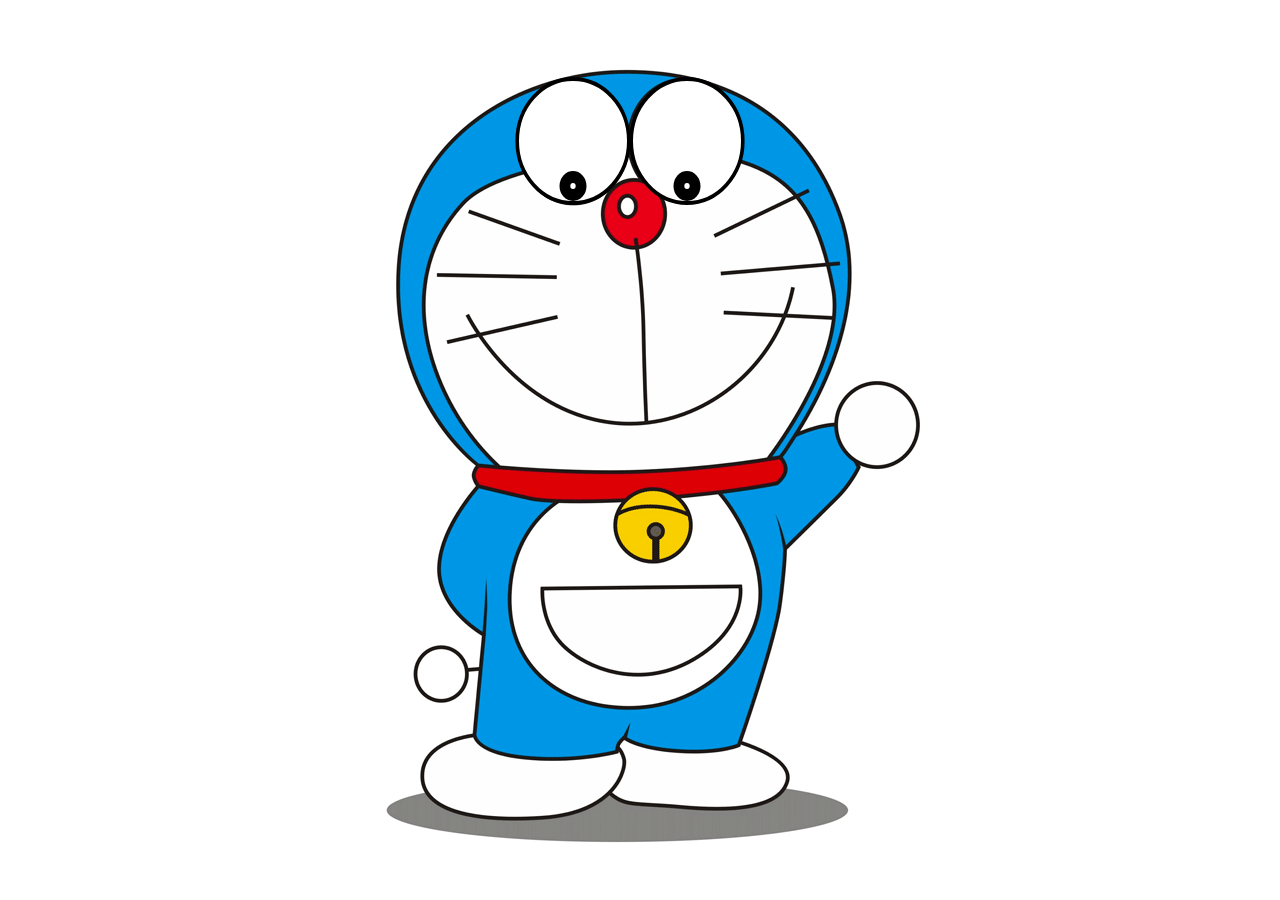
<file: dolaemong.html>
<!DOCTYPE html>
<html>
    <head>
        <title>도라에몽 눈알 굴리기</title>
        <meta charset="UTF-8">
        <style>
            body {
                margin: 0;
            }

            .doraemon {
                position: absolute;
                top: 50%;
                left: 50%;
                width: 600px;
                height: 800px;
                background: url("img/doraemon.gif") no-repeat 50% 50%;
                background-size: contain;
                transform: translate(-50%,-50%);
            }

            .eye_wrap {
                display: flex;
                position: absolute;
                top: 27px;
                left: 162px;
            }

            .eye {
                position: relative;
                width: 120px;
                height: 120px;
                border: 4px solid black;
                border-radius: 50%;
                background-color: white;
                transform: scaleX(0.9);
            }

            .eye_1 {
                left: 7px;
            }

            .eye_2 {
                left: -7px;
            }

            .pupil {
                position: absolute;
                left: 45px;
                bottom: 0;
                width: 30px;
                height: inherit;
            }

            .pupil:before {
                content: '';
                display: block;
                position: absolute;
                left: 0;
                bottom: 0;
                width: inherit;
                height: 30px;
                border-radius: 50%;
                background-color: black;
            }

            .pupil:after {
                content: '';
                display: block;
                position: absolute;
                left: 12px;
                bottom: 12px;
                width: 6px;
                height: 6px;
                border-radius: 50%;
                background-color: white;
            }
        </style>
    </head>
    <body>
        <div class="doraemon">
            <div class="eye_wrap">
                <div class="eye eye_1">
                    <div class="pupil"></div>
                </div>
                <div class="eye eye_2">
                    <div class="pupil"></div>
                </div>
            </div>
        </div>

        <script>

            var eyeBox = function (selector) {

                var eye = document.querySelector(selector),
                    pupil = eye.querySelector('.pupil'),
                    eyeArea = eye.getBoundingClientRect(); //console.log(eyeArea);

                var eyemove = function (mouseX, mouseY) {
                    var radian = Math.atan2(
                        mouseY - (eyeArea.y + eyeArea.height * 0.5),
                        mouseX - (eyeArea.x + eyeArea.width * 0.5)
                    );
                    //console.log(radians)
                    pupil.style.transform = 'rotate(' + (
                        180 * radian / Math.PI - 90
                    ) + 'deg)'
                };
                return{
                    eyemove:eyemove
                };
            };

            var eye1 = eyeBox('.eye_1');
            var eye2 = eyeBox('.eye_2');


            window.addEventListener('mousemove', function (e) {
                //console.log(e.pageX, e.pageY)
                eye1.eyemove(e.pageX, e.pageY);
                eye2.eyemove(e.pageX, e.pageY);

            });
        </script>

    </body>
</html>
</file>
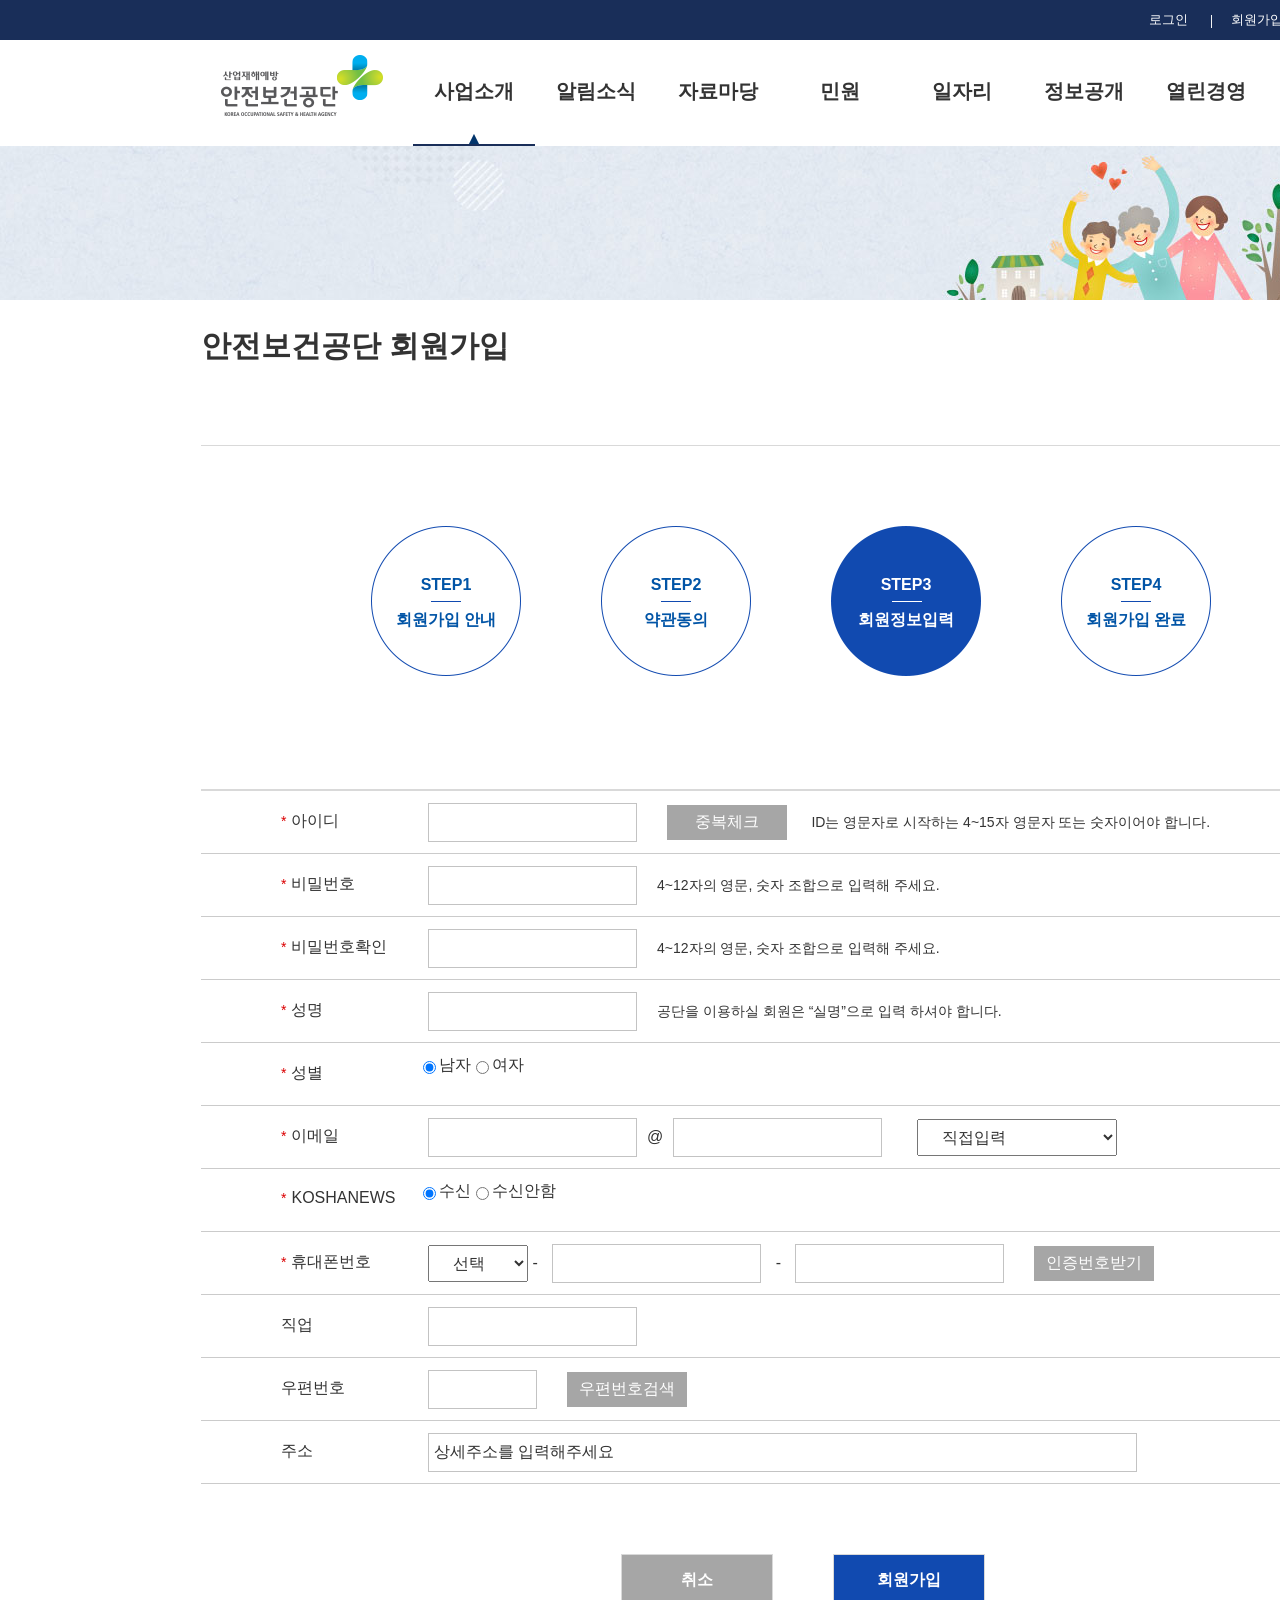
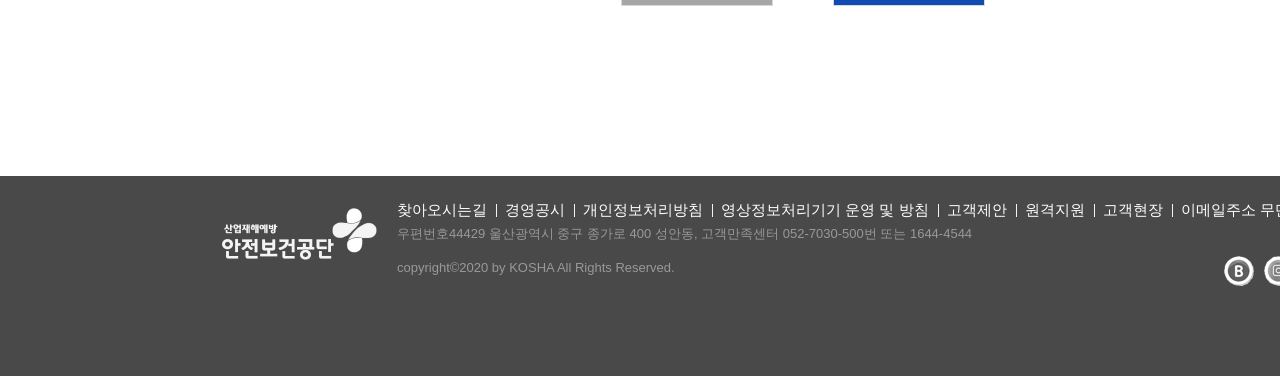
<file: portpolio/safe/login.html>
<!DOCTYPE html PUBLIC "-//W3C//DTD XHTML 1.0 Transitional//EN" "http://www.w3.org/TR/xhtml1/DTD/xhtml1-transitional.dtd">
	<html lang="ko" xml:lang="ko" xmlns="http://www.w3.org/1999/xhtml">
	<head>
	<meta http-equiv="Content-Type" content="text/html; charset=utf-8"/>
	<meta http-equiv="X-UA-Compatible" content="IE=edge" />
	<title>사이트의 제목넣기</title>
	<meta name="robots" content="noindex, nofollow" />
	<meta name="keywords" content="키워드넣기" />
	<meta name="description" content="설명넣기"/>
	<meta name="author" content="저자넣기"/>
        <meta name="viewport" content="width=1620">

		<link rel="stylesheet" type="text/css" href="css/login.css"/>
		
		
	</head>

<body>
	
	
	
	
	
	
	
	
	
	
	 <div id="skipMenu">
        <a href="#gnb">주메뉴바로가기</a>
        <a href="contanier">본문바로가기</a>
    </div>
    <div id="wrapper">
        <div class="header_intro">
            <div class="header_intro_menu">
                <ul class="header_link clearfix">
                    <li><a href="#">로그인</a></li>
                    <li><a href="login.html">회원가입</a></li>
                    <li><a href="#">사이트맵</a></li>
                </ul>

            </div>
        </div>
        <!--//header_intro-->
        <div class="header_wrap">
            <!--w:100%-->
            <div class="header clearfix">
                <!--w:1198-->
                <h1><a href="index.html"><img src="img/img_logo.png" alt="산업재해예방 안전보건공단"/></a></h1>
                <div class="gnb" id="gnb_wrap">
                    <h2 class="skip">주메뉴</h2>
                    <ul class="clearfix">
                        <li class="gnb_deth1 on"><a href="#">사업소개</a>
                            <ul class="gnb_deth2 on">
                                <li><a href="#">사업소개</a></li>
                                <li><a href="#">산업안전</a></li>
                                <li><a href="#">전문기술</a></li>
                                <li><a href="#">건설안전</a></li>
                                <li><a href="#">서비스안전</a></li>
                                <li><a href="#">직업건상</a></li>
                                <li><a href="#">재정지원</a></li>
                                <li><a href="#">교육/미디어</a></li>
                                <li><a href="#">안전문화홍보</a></li>
                                <li><a href="#">국제협회</a></li>
                            </ul>
                        </li>
                        <li class="gnb_deth1"><a href="subpage.html">알림소식</a>
                            <ul class="gnb_deth2">
                                <li><a href="#">알림소식</a></li>
                                <li><a href="#">공지사항</a></li>
                                <li><a href="#">보도자료</a></li>
                                <li><a href="#">계약정보</a></li>
                                <li><a href="#">교육안내</a></li>
                                <li><a href="#">홍보자료</a></li>
                                <li><a href="#">체육시설물예약</a></li>
                                <li><a href="#">안전보건 거버넌스</a></li>

                            </ul>
                        </li>
                        <li class="gnb_deth1"><a href="reference.html">자료마당</a>
                            <ul class="gnb_deth2">
                                <li><a href="#">자료마당</a></li>
                                <li><a href="#">안전보건자료실</a></li>
                                <li><a href="#">재해사례</a></li>
                                <li><a href="#">사업자료</a></li>
                                <li><a href="#">서식자료</a></li>
                                <li><a href="#">법령/지침정보</a></li>
                                <li><a href="#">국외정보</a></li>
                                <li><a href="#">산업재해통계</a></li>
                                <li><a href="#">연구보고서</a></li>
                            </ul>
            
																					</li>
                        <li class="gnb_deth1"><a href="#">민원</a>
                            <ul class="gnb_deth2">
                                <li><a href="#">민원</a></li>
                                <li><a href="#">민원제도안내</a></li>
                                <li><a href="#">질의민원</a></li>
                                <li><a href="#">신고센터</a></li>
                                <li><a href="#">서식민원</a></li>
                                <li><a href="#">나의질의민원</a></li>
                                <li><a href="#">월간 안전보건</a></li>
                            </ul>
                        </li>
                        <li class="gnb_deth1"><a href="#">일자리</a>
                            <ul class="gnb_deth2">
                                <li><a href="#">일자리</a></li>
                                <li><a href="#">채용정보</a></li>
                                <li><a href="#">일자리제안</a></li>
                                <li><a href="#">일자리활동</a></li>
                                <li><a href="#">좋은일자리추천</a></li>
                                <li><a href="#">일자리로드맵</a></li>
                                <li><a href="#">안전보건JobFair</a></li>

                            </ul>
                        </li>
                        <li class="gnb_deth1"><a href="#">정보공개</a>
                            <ul class="gnb_deth2">
                                <li><a href="#">정보공개</a></li>
                                <li><a href="#">정보공개 안내</a></li>
                                <li><a href="#">사전정보공표</a></li>
                                <li><a href="#">정볻등록</a></li>
                                <li><a href="#">공공데이터</a></li>
                                <li><a href="#">산업재해율안내</a></li>
                                <li><a href="#">전자계산서</a></li>
                                <li><a href="#">정보교류 마당</a></li>
                                <li><a href="#">사업실명제</a></li>
                            </ul>
                        </li>
                        <li class="gnb_deth1"><a href="#">열린경영</a>
                            <ul class="gnb_deth2">
                                <li><a href="#">열린경영</a></li>
                                <li><a href="#">경영공시</a></li>
                                <li><a href="#">윤리경영</a></li>
                                <li><a href="#">동반성장</a></li>
                                <li><a href="#">사회공헌</a></li>
                                <li><a href="#">부패행위자 현황</a></li>
                                <li><a href="#">고객현장</a></li>
                                <li><a href="#">기관혁신</a></li>
                            </ul>
                        </li>
                        <li class="gnb_deth1"><a href="#">공단소개</a>
                            <ul class="gnb_deth2">
                                <li><a href="#">공단소개</a></li>
                                <li><a href="#">CEO 메세지</a></li>
                                <li><a href="#">비전과 미션</a></li>
                                <li><a href="#">조지도</a></li>
                                <li><a href="#">광역본부/
                                        지역본부지사</a></li>
                                <li><a href="#">CI 및 슬로건</a></li>
                                <li><a href="#">공단의발자취</a></li>
                                <li><a href="#">파트너십현황</a></li>
                                <li><a href="#">찾아오시는길</a></li>
                                <li><a href="#">관할구역찾기</a></li>
                            </ul>
                        </li>

                    </ul>

                </div>

            </div>

        </div>
        <div class="formWrap">
<form action="#" method="post" name="joinFrmWrap">
					<div class="title">
						<h3><strong>안전보건공단 회원가입</strong></h3>
						<div class="joinIntro clearfix">
						<ul>
							<li><a href="#"><img src="img/subpageHomebtn.png" alt="홈으로바로가기"/></a></li>
							<li>회원가입</li>
							</ul>
						</div>
						</div>
					<div class="ciclewrap clearfix">
						<div class="cicle clearfix">
						<ul>
							<li><strong>STEP1</strong></li>
							<li><strong>회원가입 안내</strong></li>
							</ul>
						<ul>
							<li><strong>STEP2</strong></li>
							<li><strong>약관동의</strong></li>
							</ul>
						<ul class="cicleOn">
							<li><strong>STEP3</strong></li>
							<li><strong>회원정보입력</strong></li>
							</ul>
						<ul>
							<li><strong>STEP4</strong></li>
							<li><strong>회원가입 완료</strong></li>
							</ul>
						
						</div>
						<p><span>*</span>  필수입력체크</p>
						</div>
	<div class="joinWrap" id="contanier">
	<dl>
		<dt><label for="userId"><span class="star">*</span>아이디</label></dt>
		<dd><input type="text" id="userId" name="userId" /><button>중복체크</button>
			<span>ID는 영문자로 시작하는 4~15자 영문자 또는 숫자이어야 합니다.</span>
		</dd>
		
			<dt><label for="userPassword"><span class="star">*</span>비밀번호</label></dt>
		<dd><input type="text" id="userPassword" name="userPassword" /><span>4~12자의 영문, 숫자 조합으로 입력해 주세요.</span></dd>
		
			
			<dt><label for="userPassword2"><span class="star">*</span>비밀번호확인</label></dt>
		<dd><input type="text" id="userPassword2" name="userPassword2" /><span>4~12자의 영문, 숫자 조합으로 입력해 주세요.</span></dd>
		
			
			<dt><label for="userName"><span class="star">*</span>성명</label></dt>
		<dd><input type="text" id="userName" name="username" /><span>공단을 이용하실 회원은 “실명”으로 입력 하셔야 합니다.</span></dd>
					<dt><label for="usersx"><span class="star">*</span>성별</label></dt>
		<dd><input type="radio" id="usersx2" name="usersx" checked=checked  /><label for="usersx2">남자</label><input type="radio" id="usersx3" name="usersx" /><label for="usersx3">여자</label></dd>
		
			
			<dt><label for="useremail"><span class="star">*</span>이메일</label></dt>
		<dd><input type="text" id="useremail" name="useremail" />&#64;<input type="text" id="useremail2" name="useremail2" />
													<select id="semail" class="select-op">
														<option value="">직접입력</option>
														
														<option value="naver.com"> naver.com</option>
														
														<option value="hanmail.net"> hanmail.net</option>
														
														<option value="nate.com"> nate.com</option>
														
														<option value="hotmail.com"> hotmail.com</option>
														
														<option value="gmail.com"> gmail.com</option>
														
														<option value="hanmir.com"> hanmir.com</option>
														
														<option value="msn.com"> msn.com</option>
														
														<option value="netian.com"> netian.com</option>
														
														<option value="unitel.co.kr"> unitel.co.kr</option>
														
														<option value="yahoo.com"> yahoo.com</option>
														
													</select>
												</dd>
		
			
			<dt><label for="usernews"><span class="star">*</span>KOSHANEWS</label></dt>
		<dd><input type="radio" id="usernews" name="usernews" checked=checked  /><label for="usernews">수신</label><input type="radio" id="usernews2" name="usernews2" /><label for="usernews2">수신안함</label></dd>
		
			
			<dt><label for="usernum"><span class="star">*</span>휴대폰번호</label></dt>
		<dd>
			<select name="str_hp1" id="str_hp1">
												<option value="">선택</option>
												
												<option value="010"> 010</option>
												
												<option value="011"> 011</option>
												
												<option value="016"> 016</option>
												
												<option value="017"> 017</option>
												
												<option value="018"> 018</option>
												
												<option value="019"> 019</option>
												
											</select>
		&#45;
			<input type="text" id="usernum2" name="usernum2"maxlength="4" />
			&#45;
		<input type="text" id="usernum3" name="usernum3" maxlength="4"/><button >인증번호받기</button>
		</dd>
		
			
			<dt><label for="userjob">직업</label></dt>
		<dd><input type="text" id="userjob" name="userjob" /></dd>
		
			
			<dt><label for="userpost">우편번호</label></dt>
		<dd><input type="text" id="userpost"class="userpost" name="userpost"maxlength="6"/><button>우편번호검색</button></dd>
		
					<dt><label for="userarea">주소</label></dt>
		<dd><input type="text" id="userarea" class="userarea" name="userarea" value="상세주소를 입력해주세요"/></dd>
		
		
	</dl>
	</div>
		
	

					<div class="option clearfix">
	<ul>
								<li><div class="btn_cancle"><a href="#">취소</a></div></li>
								<li><div class="btnsubmit"><a href="#" id="btn_join">회원가입</a></div></li>
							</ul>
	
	
	</div>
					
					</form>
					</div>
					

        <div class="footer_wrap">
            <div class="footer clearfix">
                <div class="footer_logo">
                    <img src="img/footer_logo.png" alt="산업재해예방안전보건공단" />
                </div>
                <div class="footer_add">
                    <ul class="footer_menu clearfix">
                        <li><a href="#">찾아오시는길</a></li>
                        <li><a href="#">경영공시</a></li>
                        <li><a href="#">개인정보처리방침</a></li>
                        <li><a href="#">영상정보처리기기 운영 및 방침</a></li>
                        <li><a href="#">고객제안</a></li>
                        <li><a href="#">원격지원</a></li>
                        <li><a href="#">고객현장</a></li>
                        <li><a href="#">이메일주소 무단수집거부</a></li>
                    </ul>
                    <address class="address">
                        우편번호44429 울산광역시 중구 종가로 400 성안동, 고객만족센터 052-7030-500번 또는 1644-4544
                    </address>
                    <p class="copy">copyright&copy;2020 by KOSHA All Rights Reserved. </p>
                </div>
                <div class="sns clearfix">
                    <ul class="sns_list">
                        <li><a href="#"><img src="img/blog_btn.png" alt="블로그바로가기" /></a></li>
                        <li><a href="#"><img src="img/instar_btn.png" alt="인스타바로가기" /></a></li>
                        <li><a href="#"><img src="img/twiter_btn.png" alt="트위터바로가기" /></a></li>
                        <li><a href="#"><img src="img/facebook_btn.png" alt="패이스북바로가기" /></a></li>

                    </ul>

                </div>




            </div>
        </div>






    </div>
	
	
	
	
	

</body>

</html>
</file>
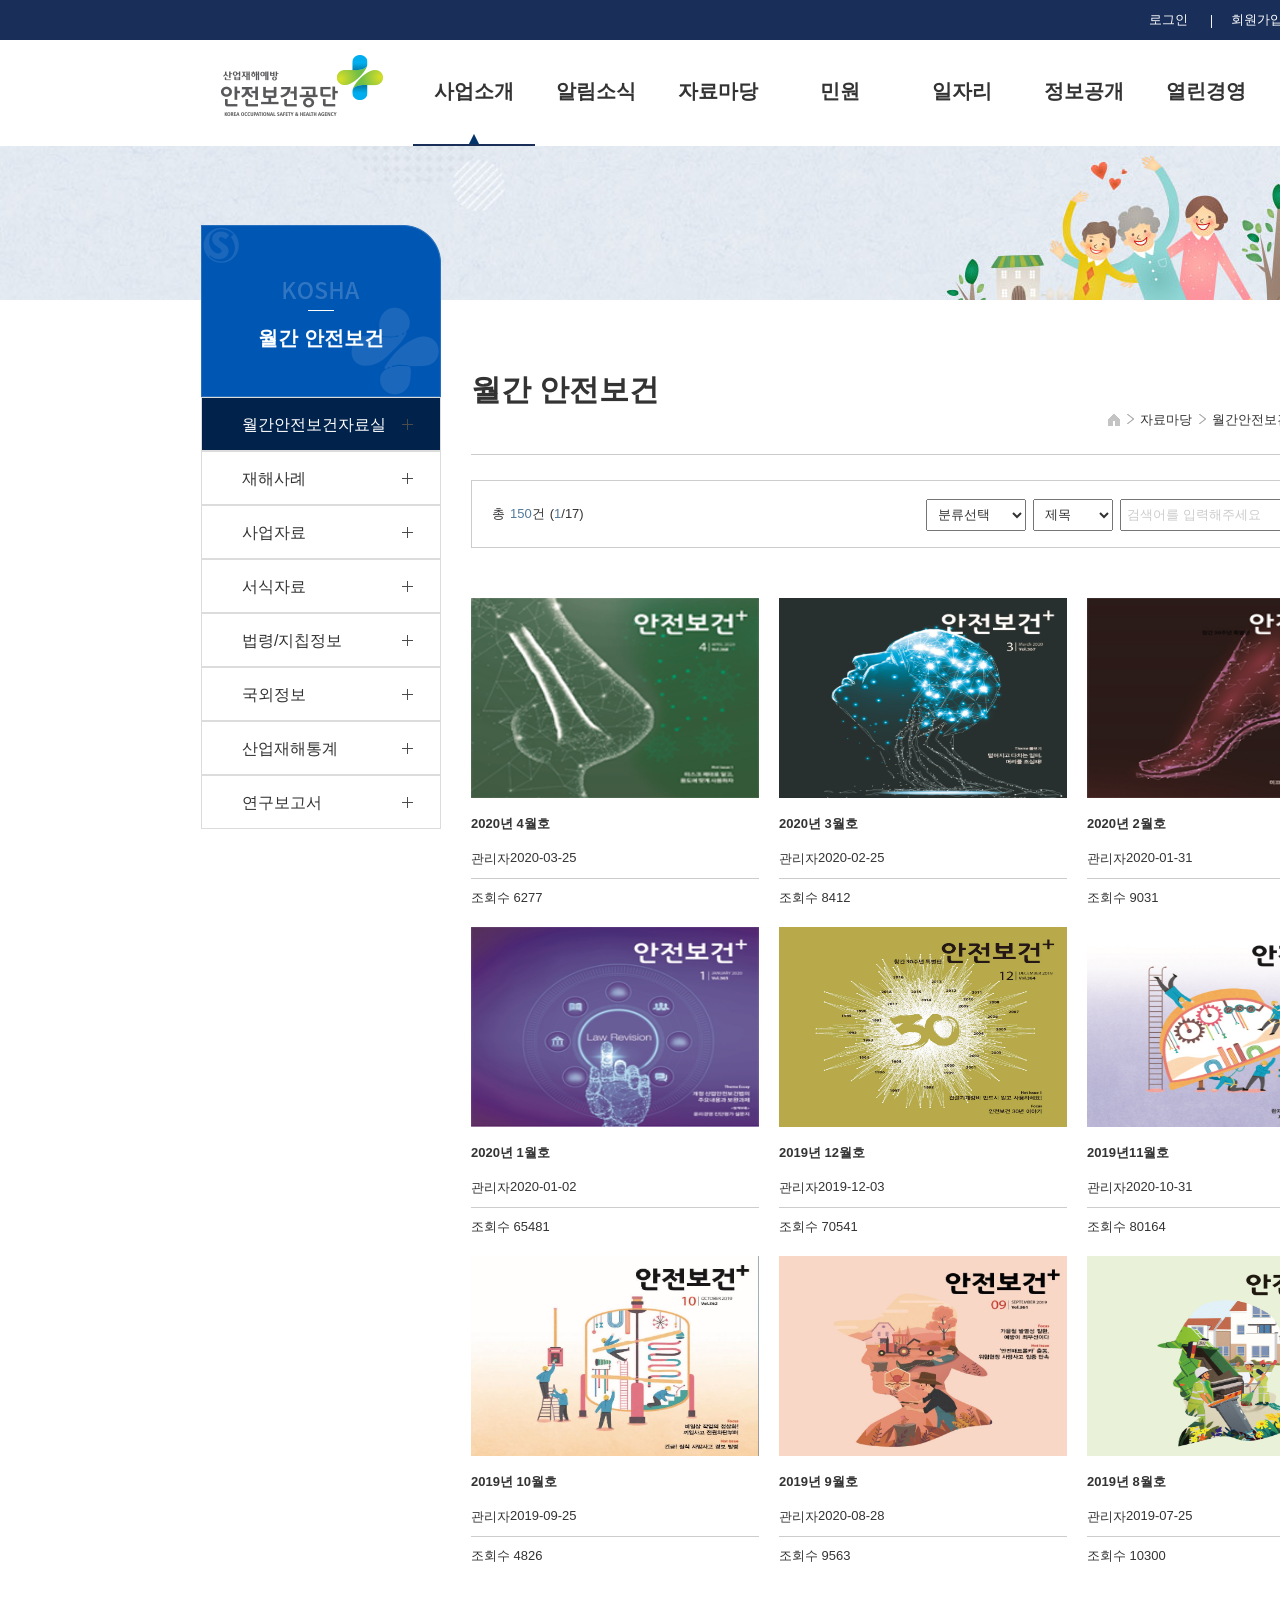
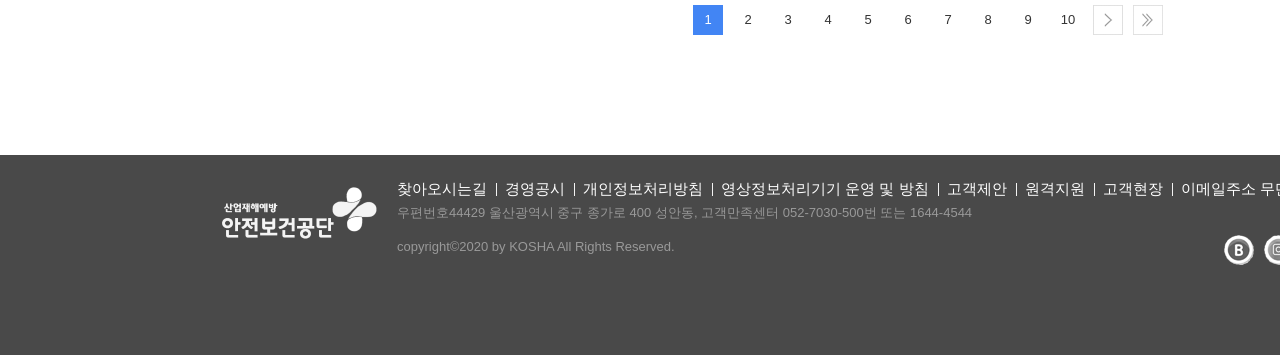
<file: portpolio/safe/magzine.html>
<!DOCTYPE html PUBLIC "-//W3C//DTD XHTML 1.0 Transitional//EN" "http://www.w3.org/TR/xhtml1/DTD/xhtml1-transitional.dtd">
    <html lang="ko" xml:lang="ko" xmlns="http://www.w3.org/1999/xhtml">
    <head>
    <meta http-equiv="Content-Type" content="text/html; charset=utf-8" />
    <meta http-equiv="X-UA-Compatible" content="IE=edge" />
    <title>사이트의 제목넣기</title>
    <meta name="robots" content="noindex, nofollow" />
    <meta name="keywords" content="키워드넣기" />
    <meta name="description" content="설명넣기" />
    <meta name="author" content="저자넣기" />
        <meta name="viewport" content="width=1620">
    <link rel="stylesheet" type="text/css" href="css/magazine.css" />

</head>

<body>
    <div id="skipMenu">
        <a href="#gnb">주메뉴바로가기</a>
        <a href="#contanier">본문바로가기</a>
    </div>
    <div id="wrapper">
        <div class="header_intro">
            <div class="header_intro_menu">
                <ul class="header_link clearfix">
                    <li><a href="#">로그인</a></li>
                    <li><a href="login.html">회원가입</a></li>
                    <li><a href="#">사이트맵</a></li>
                </ul>

            </div>
        </div>
        <!--//header_intro-->
        <div class="header_wrap">
            <!--w:100%-->
            <div class="header clearfix">
                <!--w:1198-->
                <h1><a href="index.html"><img src="img/img_logo.png" alt="산업재해예방 안전보건공단"/></a></h1>

                <div class="gnb" id="gnb_wrap">
                    <h2 class="skip">주메뉴</h2>
                    <ul class="clearfix">
                        <li class="gnb_deth1 on"><a href="#">사업소개</a>
                            <ul class="gnb_deth2 on">
                                <li><a href="#">사업소개</a></li>
                                <li><a href="#">산업안전</a></li>
                                <li><a href="#">전문기술</a></li>
                                <li><a href="#">건설안전</a></li>
                                <li><a href="#">서비스안전</a></li>
                                <li><a href="#">직업건상</a></li>
                                <li><a href="#">재정지원</a></li>
                                <li><a href="#">교육/미디어</a></li>
                                <li><a href="#">안전문화홍보</a></li>
                                <li><a href="#">국제협회</a></li>
                            </ul>
                        </li>
                        <li class="gnb_deth1"><a href="subpage.html">알림소식</a>
                            <ul class="gnb_deth2">
                                <li><a href="#">알림소식</a></li>
                                <li><a href="#">공지사항</a></li>
                                <li><a href="#">보도자료</a></li>
                                <li><a href="#">계약정보</a></li>
                                <li><a href="#">교육안내</a></li>
                                <li><a href="#">홍보자료</a></li>
                                <li><a href="#">체육시설물예약</a></li>
                                <li><a href="#">안전보건 거버넌스</a></li>

                            </ul>
                        </li>
                        <li class="gnb_deth1"><a href="reference.html">자료마당</a>
                            <ul class="gnb_deth2">
                                <li><a href="#">자료마당</a></li>
                                <li><a href="#">안전보건자료실</a></li>
                                <li><a href="#">재해사례</a></li>
                                <li><a href="#">사업자료</a></li>
                                <li><a href="#">서식자료</a></li>
                                <li><a href="#">법령/지침정보</a></li>
                                <li><a href="#">국외정보</a></li>
                                <li><a href="#">산업재해통계</a></li>
                                <li><a href="#">연구보고서</a></li>
                            </ul>
                        </li>
                        <li class="gnb_deth1"><a href="#">민원</a>
                            <ul class="gnb_deth2">
                                <li><a href="#">민원</a></li>
                                <li><a href="#">민원제도안내</a></li>
                                <li><a href="#">질의민원</a></li>
                                <li><a href="#">신고센터</a></li>
                                <li><a href="#">서식민원</a></li>
                                <li><a href="#">나의질의민원</a></li>
                                <li><a href="#">월간 안전보건</a></li>
                            </ul>
                        </li>
                        <li class="gnb_deth1"><a href="#">일자리</a>
                            <ul class="gnb_deth2">
                                <li><a href="#">일자리</a></li>
                                <li><a href="#">채용정보</a></li>
                                <li><a href="#">일자리제안</a></li>
                                <li><a href="#">일자리활동</a></li>
                                <li><a href="#">좋은일자리추천</a></li>
                                <li><a href="#">일자리로드맵</a></li>
                                <li><a href="#">안전보건JobFair</a></li>

                            </ul>
                        </li>
                        <li class="gnb_deth1"><a href="#">정보공개</a>
                            <ul class="gnb_deth2">
                                <li><a href="#">정보공개</a></li>
                                <li><a href="#">정보공개 안내</a></li>
                                <li><a href="#">사전정보공표</a></li>
                                <li><a href="#">정볻등록</a></li>
                                <li><a href="#">공공데이터</a></li>
                                <li><a href="#">산업재해율안내</a></li>
                                <li><a href="#">전자계산서</a></li>
                                <li><a href="#">정보교류 마당</a></li>
                                <li><a href="#">사업실명제</a></li>
                            </ul>
                        </li>
                        <li class="gnb_deth1"><a href="#">열린경영</a>
                            <ul class="gnb_deth2">
                                <li><a href="#">열린경영</a></li>
                                <li><a href="#">경영공시</a></li>
                                <li><a href="#">윤리경영</a></li>
                                <li><a href="#">동반성장</a></li>
                                <li><a href="#">사회공헌</a></li>
                                <li><a href="#">부패행위자 현황</a></li>
                                <li><a href="#">고객현장</a></li>
                                <li><a href="#">기관혁신</a></li>
                            </ul>
                        </li>
                        <li class="gnb_deth1"><a href="#">공단소개</a>
                            <ul class="gnb_deth2">
                                <li><a href="#">공단소개</a></li>
                                <li><a href="#">CEO 메세지</a></li>
                                <li><a href="#">비전과 미션</a></li>
                                <li><a href="#">조지도</a></li>
                                <li><a href="#">광역본부/
                                        지역본부지사</a></li>
                                <li><a href="#">CI 및 슬로건</a></li>
                                <li><a href="#">공단의발자취</a></li>
                                <li><a href="#">파트너십현황</a></li>
                                <li><a href="#">찾아오시는길</a></li>
                                <li><a href="#">관할구역찾기</a></li>
                            </ul>
                        </li>

                    </ul>

                </div>

            </div>

        </div>
        <div class="container" id="contanier">
            <div class="magazinbg"></div>
            <div class="magazinWrap clearfix">

                <div class="sublnb">
                    <h3><strong>월간 안전보건</strong></h3>

                    <ul class="deth1">
                        <li class="deth2 on"><a href="#">월간안전보건자료실</a>
                            <ul>
                                <li><a href="#">전체자료보기</a></li>
                                <li><a href="#">사고사망</a></li>
                                <li class="deth3"><a href="#">업종별 자료</a>
                                    <ul>
                                        <li><a href="#">전업종 공통</a></li>
                                        <li><a href="#">제조업</a></li>
                                        <li><a href="#">건설업</a></li>
                                        <li><a href="#">서비스업</a></li>
                                        <li><a href="#">기타</a></li>
                                    </ul>
                                </li>
                                <li><a href="#">직업건강</a></li>
                                <li><a href="#">10분 안전보건 교육컨텐츠</a></li>
                                <li><a href="#">특별안전보건교육</a></li>
                                <li class="deth3"><a href="#">외국인자료</a>
                                    <ul>
                                        <li><a href="#">English(필리핀/영어)</a></li>
                                        <li><a href="#">Bengalese(방글라데시)</a></li>
                                        <li><a href="#">Chinese(중국)</a></li>
                                        <li><a href="#">Indonesian(인도네시아)</a></li>
                                        <li><a href="#">Mongolian(몽골)</a></li>
                                        <li><a href="#">Parkistan(파키스탄)</a></li>
                                        <li><a href="#">Sinhalese(스리랑카)</a></li>
                                        <li><a href="#">Thai(태국)</a></li>
                                        <li><a href="#">Uzbek(우즈베키스탄)</a></li>
                                        <li><a href="#">Vietnamese(베트남)</a></li>
                                        <li><a href="#">Cambodia(캄보디아)</a></li>
                                        <li><a href="#">Myanmar(미얀마)</a></li>
                                        <li><a href="#">Nepal(네팔)</a></li>
                                        <li><a href="#">East Timor(동티모르)</a></li>

                                    </ul>

                                </li>
                                <li><a href="#">e-실무길라잡이</a>
                                </li>
                                <li><a href="#">월간 안전보건</a>
                                    <ul>
                                        <li><a href="#">월간지보기</a></li>
                                        <li><a href="#">구독신청/해지</a></li>
                                        <li><a href="#">주소지변경</a></li>
                                    </ul>
                                </li>
                                <li><a href="#">360VR전용관</a></li>
                                <li><a href="#">안전보건 애플리케이션</a></li>
                                <li><a href="#">미디어현장배송</a></li>

                            </ul>
                        </li>
                        <li class="deth2"><a href="#">재해사례</a>
                            <ul>
                                <li class="deth3"><a href="#">국내재해사례</a>
                                    <ul>
                                        <li><a href="#">제조업</a></li>
                                        <li><a href="#">건설업</a></li>
                                        <li><a href="#">서비스업</a></li>
                                        <li><a href="#">조선업</a></li>
                                        <li><a href="#">직업병</a></li>
                                        <li><a href="#">종대산업사고</a></li>
                                        <li><a href="#">질식 중독</a></li>
                                        <li><a href="#">재해사례집</a></li>
                                        <li><a href="#">지역별사례</a></li>
                                        <li><a href="#">공공기관사례</a></li>


                                    </ul>

                                </li>
                                <li><a href="#">국외재해사례</a>
                                    <ul>
                                        <li><a href="#">해외 재해</a></li>
                                    </ul>
                                </li>
                            </ul>
                        </li>
                        <li class="deth2"><a href="#">사업자료</a>
                            <ul>
                                <li><a href="#">산업안전</a></li>
                                <li><a href="#">전문기술</a></li>
                                <li><a href="#">건설안전</a></li>
                                <li><a href="#">서비스안전</a></li>
                                <li><a href="#">직업건강</a></li>
                                <li><a href="#">안전문화홍보</a></li>
                                <li><a href="#">국제협센터</a></li>
                            </ul>
                        </li>
                        <li class="deth2"><a href="#">서식자료</a>
                            <ul>
                                <li><a href="#">산업안전</a></li>
                                <li><a href="#">전문기술</a></li>
                                <li><a href="#">건설안전</a></li>
                                <li><a href="#">서비스안전</a></li>
                                <li><a href="#">직업건강</a></li>
                                <li><a href="#">안전문화홍보</a></li>
                                <li><a href="#">국제협센터</a></li>
                            </ul>

                        </li>
                        <li class="deth2"><a href="#">법령/지칩정보</a>
                            <ul>
                                <li><a href="#">산업안전보건 법규</a></li>
                                <li><a href="#">산업안정보건 기준</a></li>
                                <li><a href="#">내부규정정보</a></li>
                                <li><a href="#">안전보건기술지침</a></li>
                                <li><a href="#">안전보건용어사전</a></li>
                            </ul>


                        </li>
                        <li class="deth2"><a href="#">국외정보</a>
                            <ul>
                                <li><a href="#">국제동향</a></li>
                                <li><a href="#">국가별 재해예방활동</a></li>
                                <li><a href="#">안전보건자료</a></li>
                                <li><a href="#">국제 OSH-Solution</a></li>
                                <li><a href="#">Global ISSUE Solution</a></li>
                            </ul>
                        </li>
                        <li class="deth2"><a href="#">산업재해통계</a>
                            <ul>
                                <li><a href="#">산업재해통계</a></li>
                                <li><a href="#">산업보건통계</a></li>
                                <li><a href="#">근로환경조사</a></li>
                                <li><a href="#">산업안전보건 실태조사</a></li>
                                <li><a href="#"></a></li>
                            </ul>


                        </li>
                        <li class="deth2"><a href="#">연구보고서</a>
                            <ul>
                                <li><a href="#">연구원</a></li>
                            </ul>
                        </li>

                    </ul>


                </div>
                <div class="cotentWrap">
                    <div class="titleWrpa clearfix">
                        <h3>월간 안전보건</h3>
                        <ul class="submain_titlebtn clearfix">
                            <li><a href="#"><img src="img/subpageHomebtn.png" alt="홈바로가기" /></a></li>
                            <li><a href="#">자료마당</a></li>
                            <li><a href="#">월간안전보건</a></li>
                            <li>월간지보기</li>
                        </ul>
                    </div>
                    <div class="programSearch clearfix">

                        <ul>
                            <li>총</li>
                            <li><span>150</span>건</li>
                            <li>(<span>1</span>/17)</li>
                        </ul>

                        <form method="post" action="#" name="search_frm">
                            <label for="date_select" class="skip">월간안전보건 년도</label>
                            <select id="date_select" class="date_select">
                                <option value="">분류선택</option>
                                <option value="">2020</option>
                                <option value="">2019</option>
                                <option value="">2018</option>
                                <option value="">2017</option>
                                <option value="">2016</option>
                                <option value="">2015</option>
                                <option value="">2014</option>
                                <option value="">2013</option>
                                <option value="">2012</option>
                                <option value="">2011</option>
                            </select>
                            <label for="search_select" class="skip">공지게시판 분류선택</label>
                            <select id="search_select" class="search_select">
                                <option value="">제목</option>
                                <option value="">작성자</option>
                                <option value="">내용</option>
                            </select>

                            <label for="search_text" class="skip">검색어입력</label>
                            <input type="text" id="search_text" name="search_text" value="검색어를 입력해주세요" />
                            <button class="langbtn1" title="검색">검색</button>
                        </form>
                    </div>
                    <div class="magaineWrap">
                        <div class="magaineList clearfix">
                            <ul>
                                <li class="magaine nomargin">
                                    <a href="#"><img src="img/magazine1.png" alt="안전보건+ 4 APRIl 2020 vol.368 Hot issue1 마스크 제대로 알고,용도에 맞게 사용하자" width=288px height=200px /></a>
                                    <div class="magaineThumbCont">
                                        <a href="#">
                                            <h4 class="magaineThumbTit">2020년 4월호</h4>
                                        </a>
                                        <ul class="writerList clearfix">
                                            <li>관리자</li>
                                            <li>2020-03-25</li>
                                        </ul>
                                        <span>조회수 6277</span>
                                    </div>
                                </li>
                                <li class="magaine">
                                    <a href="#"><img src="img/magazine2.png" alt="안전보건+ 3march 2020 vol.367 Theme돌보기 떨어지고 다치는 일터, 머리를 조심해!" width=288px height=200px /></a>
                                    <div class="magaineThumbCont"><a href="#">
                                            <h4 class="magaineThumbTit">2020년 3월호</h4>
                                        </a>
                                        <ul class="writerList clearfix">
                                            <li>관리자</li>
                                            <li>2020-02-25</li>
                                        </ul>
                                        <span>조회수 8412</span>
                                    </div>
                                </li>
                                <li class="magaine">
                                    <a href="#"><img src="img/magazine3.png" alt="창간 30주년 특별판 안전보건+ 2 February 2020 Vol.366 Theme '꽈당 !'은 순식간 미끄러지고 넘어지는 겨울이야기 " width=288px height=200px /></a>
                                    <div class="magaineThumbCont"><a href="#">
                                            <h4 class="magaineThumbTit">2020년 2월호</h4>
                                        </a>
                                        <ul class="writerList clearfix">
                                            <li>관리자</li>
                                            <li>2020-01-31</li>
                                        </ul>
                                        <span>조회수 9031</span>
                                    </div>
                                </li>
                                <li class="magaine nomargin">
                                    <a href="#"><img src="img/magazine4.png" alt="안전보건+ 1 JANUARY 2020 Vol.365 Law Revision Theme Essay 개정산업안전보건법의 주요내용과 보완과제  <별책부록> 윤리경영진단평가 설문지" width=288px height=200px /></a>
                                    <div class="magaineThumbCont"><a href="#">
                                            <h4 class="magaineThumbTit">2020년 1월호</h4>
                                        </a>
                                        <ul class="writerList clearfix">
                                            <li>관리자</li>
                                            <li>2020-01-02</li>
                                        </ul>
                                        <span>조회수 65481</span>
                                    </div>
                                </li>
                                <li class="magaine">
                                    <a href="#"><img src="img/magazine5.jpg" alt="창간 20주년 특별판 안전보건+ 12 DECEMBER Vol.364 30(1989~2020) Hot Issue1 건설기계장비 반드시 알고 사용하세요! Fous 안전보건 30년이야기 " width=288px height=200px /></a>
                                    <div class="magaineThumbCont"><a href="#">
                                            <h4 class="magaineThumbTit">2019년 12월호</h4>
                                        </a>
                                        <ul class="writerList clearfix">
                                            <li>관리자</li>
                                            <li>2019-12-03</li>
                                        </ul>
                                        <span>조회수 70541</span>
                                    </div>
                                </li>
                                <li class="magaine">
                                    <a href="#"><img src="img/magazine6.jpg" alt="안전보건+ 11 NOVENBER Vol.363 Fous 나를 지키는힘, 보호구 Hot Issue 한자리에 모인 '오늘날의 안전산업' 제5회 대한민국 안전산업박람회" width=288px height=200px /></a>
                                    <div class="magaineThumbCont"><a href="#">
                                            <h4 class="magaineThumbTit">2019년11월호</h4>
                                        </a>
                                        <ul class="writerList clearfix">
                                            <li>관리자</li>
                                            <li>2020-10-31</li>
                                        </ul>
                                        <span>조회수 80164</span>
                                    </div>
                                </li>
                                <li class="magaine nomargin">
                                    <a href="#"><img src="img/magazine7.jpg" alt="안전보건+ 10 OCTOBER Vol.362 Focus 비일상 작업의 정상화! 끼임사고 전원차단부터 Hot Issue 긴급! 질식 사망사고 경보 발령" width=288px height=200px /></a>
                                    <div class="magaineThumbCont"><a href="#">
                                            <h4 class="magaineThumbTit">2019년 10월호</h4>
                                        </a>
                                        <ul class="writerList clearfix">
                                            <li>관리자</li>
                                            <li>2019-09-25</li>
                                        </ul>
                                        <span>조회수 4826</span>
                                    </div>
                                </li>
                                <li class="magaine">
                                    <a href="#"><img src="img/magazine8.jpg" alt="안전보건+ 9 SEPTEMBER 2019 Vol.361 Focus 가을철 발열성 질환, 예방이 최우선이다 Hot Issue '안전패트롤카' 출동, 위험현장 사망사고 집중 단속" width=288px height=200px /></a>
                                    <div class="magaineThumbCont"><a href="#">
                                            <h4 class="magaineThumbTit">2019년 9월호</h4>
                                        </a>
                                        <ul class="writerList clearfix">
                                            <li>관리자</li>
                                            <li>2020-08-28</li>
                                        </ul>
                                        <span>조회수 9563</span>
                                    </div>
                                </li>
                                <li class="magaine">
                                    <a href="#"><img src="img/magazine9.jpg" alt="안전보건+ 8 AGUST 2019 Vol.360 #인싸템 안전부터 관광까지, 휴가철 종합 맛집세트  Hot Issue 사고사망 철벽 방어 긴급대책" width=288px height=200px /></a>
                                    <div class="magaineThumbCont"><a href="#">
                                            <h4 class="magaineThumbTit">2019년 8월호</h4>
                                        </a>
                                        <ul class="writerList clearfix">
                                            <li>관리자</li>
                                            <li>2019-07-25</li>
                                        </ul>
                                        <span>조회수 10300</span>
                                    </div>
                                </li>





                            </ul>

                        </div>

                    </div>

                    <div class="Board_pager">
                        <ul class="Pageing clearfix">
                            <li class="page_list first">1</li>
                            <li class="page_list"><a href="#" title="2 페이지이동">2</a></li>
                            <li class="page_list"><a href="#" title="3 페이지이동">3</a></li>
                            <li class="page_list"><a href="#" title="4 페이지이동">4</a></li>
                            <li class="page_list"><a href="#" title="5 페이지이동">5</a></li>
                            <li class="page_list"><a href="#" title="6 페이지이동">6</a></li>
                            <li class="page_list"><a href="#" title="7 페이지이동">7</a></li>
                            <li class="page_list"><a href="#" title="8 페이지이동">8</a></li>
                            <li class="page_list"><a href="#" title="9 페이지이동">9</a></li>
                            <li class="page_list"><a href="#" title="10 페이지이동">10</a></li>
                            <li class="page_list next_pager">
                                <a href="#" title="다음페이지">
                                    <img src="img/subpagenextbtn.png" alt="다음페이지">
                                </a>
                            </li>
                            <li class="page_list last_pager">
                                <a href="#" title="마지막페이지">
                                    <img src="img/subpagenextbtn2.png" alt="마지막페이지">
                                </a>
                            </li>

                        </ul>
                    </div>

                </div>


            </div>





        </div>

        <div class="footer_wrap">
            <div class="footer clearfix">
                <div class="footer_logo">
                    <img src="img/footer_logo.png" alt="산업재해예방안전보건공단" />
                </div>
                <div class="footer_add">
                    <ul class="footer_menu clearfix">
                        <li><a href="#">찾아오시는길</a></li>
                        <li><a href="#">경영공시</a></li>
                        <li><a href="#">개인정보처리방침</a></li>
                        <li><a href="#">영상정보처리기기 운영 및 방침</a></li>
                        <li><a href="#">고객제안</a></li>
                        <li><a href="#">원격지원</a></li>
                        <li><a href="#">고객현장</a></li>
                        <li><a href="#">이메일주소 무단수집거부</a></li>
                    </ul>
                    <address class="address">
                        우편번호44429 울산광역시 중구 종가로 400 성안동, 고객만족센터 052-7030-500번 또는 1644-4544
                    </address>
                    <p class="copy">copyright&copy;2020 by KOSHA All Rights Reserved. </p>
                </div>
                <div class="sns clearfix">
                    <ul class="sns_list">
                        <li><a href="#"><img src="img/blog_btn.png" alt="블로그바로가기" /></a></li>
                        <li><a href="#"><img src="img/instar_btn.png" alt="인스타바로가기" /></a></li>
                        <li><a href="#"><img src="img/twiter_btn.png" alt="트위터바로가기" /></a></li>
                        <li><a href="#"><img src="img/facebook_btn.png" alt="패이스북바로가기" /></a></li>

                    </ul>

                </div>




            </div>
        </div>






    </div>
</body></html>
</file>
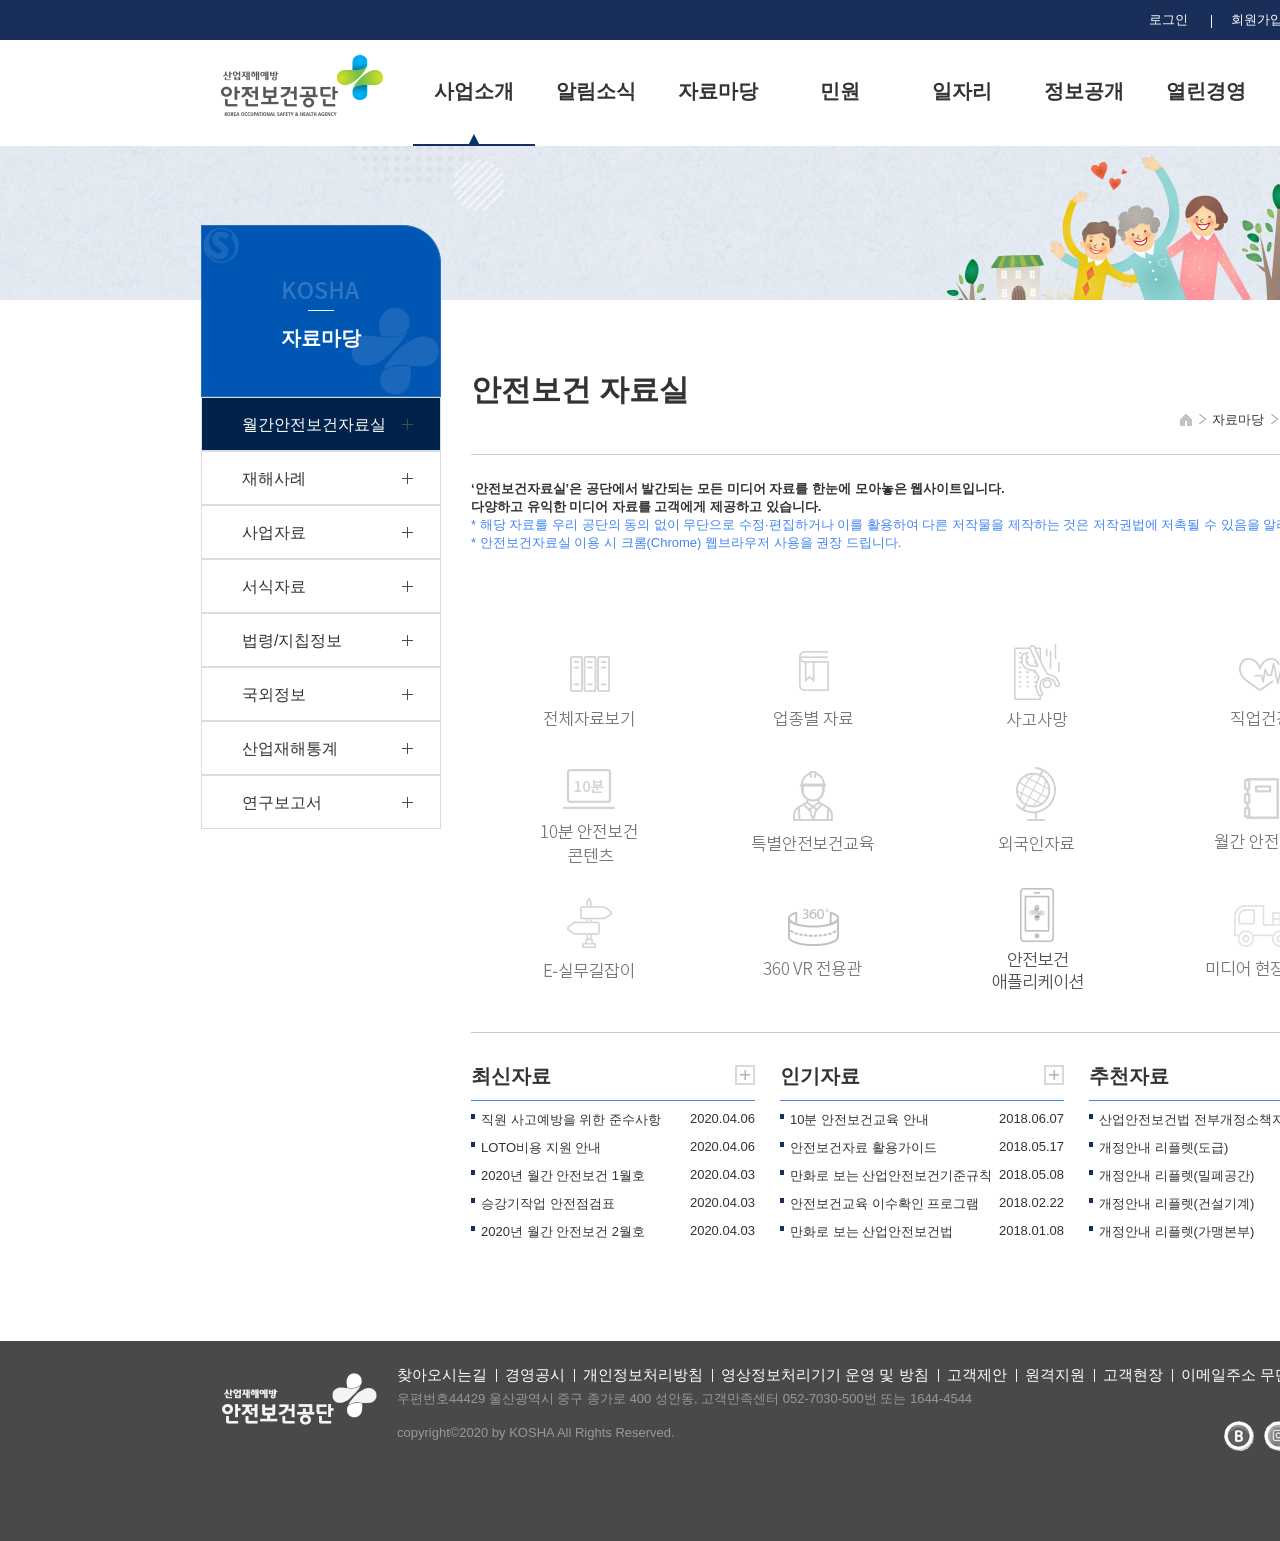
<file: portpolio/safe/reference.html>
<!DOCTYPE html PUBLIC "-//W3C//DTD XHTML 1.0 Transitional//EN" "http://www.w3.org/TR/xhtml1/DTD/xhtml1-transitional.dtd">
    <html lang="ko" xml:lang="ko" xmlns="http://www.w3.org/1999/xhtml">
    <head>
	<meta http-equiv="Content-Type" content="text/html; charset=utf-8" />
	<meta http-equiv="X-UA-Compatible" content="IE=edge" />
	<title>사이트의 제목넣기</title>
	<meta name="robots" content="noindex, nofollow" />
	<meta name="keywords" content="키워드넣기" />
	<meta name="description" content="설명넣기" />
	<meta name="author" content="저자넣기" />
        <meta name="viewport" content="width=1620">
	<link rel="stylesheet" type="text/css" href="css/reference.css" />

</head>

<body>
	<div id="skipMenu">
		<a href="#gnb">주메뉴바로가기</a>
		<a href="#contanier">본문바로가기</a>
	</div>
	<div id="wrapper">
		<div class="header_intro">
			<div class="header_intro_menu">
				<ul class="header_link clearfix">
					<li><a href="#">로그인</a></li>
					<li><a href="login.html">회원가입</a></li>
					<li><a href="#">사이트맵</a></li>
				</ul>

			</div>
		</div>
		<!--//header_intro-->
		<div class="header_wrap">
			<!--w:100%-->
			<div class="header clearfix">
				<!--w:1198-->
				<h1><a href="index.html"><img src="img/img_logo.png" alt="산업재해예방 안전보건공단"/></a></h1>

				<div class="gnb" id="gnb_wrap">
					<h2 class="skip">주메뉴</h2>
					<ul class="clearfix">
						<li class="gnb_deth1 on"><a href="#">사업소개</a>
							<ul class="gnb_deth2 on">
								<li><a href="#">사업소개</a></li>
								<li><a href="#">산업안전</a></li>
								<li><a href="#">전문기술</a></li>
								<li><a href="#">건설안전</a></li>
								<li><a href="#">서비스안전</a></li>
								<li><a href="#">직업건상</a></li>
								<li><a href="#">재정지원</a></li>
								<li><a href="#">교육/미디어</a></li>
								<li><a href="#">안전문화홍보</a></li>
								<li><a href="#">국제협회</a></li>
							</ul>
						</li>
						<li class="gnb_deth1"><a href="subpage.html">알림소식</a>
							<ul class="gnb_deth2">
								<li><a href="#">알림소식</a></li>
								<li><a href="#">공지사항</a></li>
								<li><a href="#">보도자료</a></li>
								<li><a href="#">계약정보</a></li>
								<li><a href="#">교육안내</a></li>
								<li><a href="#">홍보자료</a></li>
								<li><a href="#">체육시설물예약</a></li>
								<li><a href="#">안전보건 거버넌스</a></li>

							</ul>
						</li>
						<li class="gnb_deth1"><a href="reference.html">자료마당</a>
							<ul class="gnb_deth2">
								<li><a href="#">자료마당</a></li>
								<li><a href="#">안전보건자료실</a></li>
								<li><a href="#">재해사례</a></li>
								<li><a href="#">사업자료</a></li>
								<li><a href="#">서식자료</a></li>
								<li><a href="#">법령/지침정보</a></li>
								<li><a href="#">국외정보</a></li>
								<li><a href="#">산업재해통계</a></li>
								<li><a href="#">연구보고서</a></li>
							</ul>
						</li>
						<li class="gnb_deth1"><a href="#">민원</a>
							<ul class="gnb_deth2">
								<li><a href="#">민원</a></li>
								<li><a href="#">민원제도안내</a></li>
								<li><a href="#">질의민원</a></li>
								<li><a href="#">신고센터</a></li>
								<li><a href="#">서식민원</a></li>
								<li><a href="#">나의질의민원</a></li>
								<li><a href="#">월간 안전보건</a></li>
							</ul>
						</li>
						<li class="gnb_deth1"><a href="#">일자리</a>
							<ul class="gnb_deth2">
								<li><a href="#">일자리</a></li>
								<li><a href="#">채용정보</a></li>
								<li><a href="#">일자리제안</a></li>
								<li><a href="#">일자리활동</a></li>
								<li><a href="#">좋은일자리추천</a></li>
								<li><a href="#">일자리로드맵</a></li>
								<li><a href="#">안전보건JobFair</a></li>

							</ul>
						</li>
						<li class="gnb_deth1"><a href="#">정보공개</a>
							<ul class="gnb_deth2">
								<li><a href="#">정보공개</a></li>
								<li><a href="#">정보공개 안내</a></li>
								<li><a href="#">사전정보공표</a></li>
								<li><a href="#">정볻등록</a></li>
								<li><a href="#">공공데이터</a></li>
								<li><a href="#">산업재해율안내</a></li>
								<li><a href="#">전자계산서</a></li>
								<li><a href="#">정보교류 마당</a></li>
								<li><a href="#">사업실명제</a></li>
							</ul>
						</li>
						<li class="gnb_deth1"><a href="#">열린경영</a>
							<ul class="gnb_deth2">
								<li><a href="#">열린경영</a></li>
								<li><a href="#">경영공시</a></li>
								<li><a href="#">윤리경영</a></li>
								<li><a href="#">동반성장</a></li>
								<li><a href="#">사회공헌</a></li>
								<li><a href="#">부패행위자 현황</a></li>
								<li><a href="#">고객현장</a></li>
								<li><a href="#">기관혁신</a></li>
							</ul>
						</li>
						<li class="gnb_deth1"><a href="#">공단소개</a>
							<ul class="gnb_deth2">
								<li><a href="#">공단소개</a></li>
								<li><a href="#">CEO 메세지</a></li>
								<li><a href="#">비전과 미션</a></li>
								<li><a href="#">조지도</a></li>
								<li><a href="#">광역본부/
										지역본부지사</a></li>
								<li><a href="#">CI 및 슬로건</a></li>
								<li><a href="#">공단의발자취</a></li>
								<li><a href="#">파트너십현황</a></li>
								<li><a href="#">찾아오시는길</a></li>
								<li><a href="#">관할구역찾기</a></li>
							</ul>
						</li>

					</ul>

				</div>

			</div>

		</div>
		<div class="container">
			<div class="referencebg"></div>
			<div class="referenceWrap clearfix">


				<div class="sublnb">
					<h3><strong>자료마당</strong></h3>

					<ul class="deth1">
						<li class="deth2 on"><a href="#">월간안전보건자료실</a>
							<ul>
								<li><a href="#">전체자료보기</a></li>
								<li><a href="#">사고사망</a></li>
								<li class="deth3"><a href="#">업종별 자료</a>
									<ul>
										<li><a href="#">전업종 공통</a></li>
										<li><a href="#">제조업</a></li>
										<li><a href="#">건설업</a></li>
										<li><a href="#">서비스업</a></li>
										<li><a href="#">기타</a></li>
									</ul>
								</li>
								<li><a href="#">직업건강</a></li>
								<li><a href="#">10분 안전보건 교육컨텐츠</a></li>
								<li><a href="#">특별안전보건교육</a></li>
								<li class="deth3"><a href="#">외국인자료</a>
									<ul>
										<li><a href="#">English(필리핀/영어)</a></li>
										<li><a href="#">Bengalese(방글라데시)</a></li>
										<li><a href="#">Chinese(중국)</a></li>
										<li><a href="#">Indonesian(인도네시아)</a></li>
										<li><a href="#">Mongolian(몽골)</a></li>
										<li><a href="#">Parkistan(파키스탄)</a></li>
										<li><a href="#">Sinhalese(스리랑카)</a></li>
										<li><a href="#">Thai(태국)</a></li>
										<li><a href="#">Uzbek(우즈베키스탄)</a></li>
										<li><a href="#">Vietnamese(베트남)</a></li>
										<li><a href="#">Cambodia(캄보디아)</a></li>
										<li><a href="#">Myanmar(미얀마)</a></li>
										<li><a href="#">Nepal(네팔)</a></li>
										<li><a href="#">East Timor(동티모르)</a></li>

									</ul>

								</li>
								<li><a href="#">e-실무길라잡이</a>
								</li>
								<li><a href="#">월간 안전보건</a>
									<ul>
										<li><a href="#">월간지보기</a></li>
										<li><a href="#">구독신청/해지</a></li>
										<li><a href="#">주소지변경</a></li>
									</ul>
								</li>
								<li><a href="#">360VR전용관</a></li>
								<li><a href="#">안전보건 애플리케이션</a></li>
								<li><a href="#">미디어현장배송</a></li>

							</ul>
						</li>
						<li class="deth2"><a href="#">재해사례</a>
							<ul>
								<li class="deth3"><a href="#">국내재해사례</a>
									<ul>
										<li><a href="#">제조업</a></li>
										<li><a href="#">건설업</a></li>
										<li><a href="#">서비스업</a></li>
										<li><a href="#">조선업</a></li>
										<li><a href="#">직업병</a></li>
										<li><a href="#">종대산업사고</a></li>
										<li><a href="#">질식 중독</a></li>
										<li><a href="#">재해사례집</a></li>
										<li><a href="#">지역별사례</a></li>
										<li><a href="#">공공기관사례</a></li>


									</ul>

								</li>
								<li><a href="#">국외재해사례</a>
									<ul>
										<li><a href="#">해외 재해</a></li>
									</ul>
								</li>
							</ul>
						</li>
						<li class="deth2"><a href="#">사업자료</a>
							<ul>
								<li><a href="#">산업안전</a></li>
								<li><a href="#">전문기술</a></li>
								<li><a href="#">건설안전</a></li>
								<li><a href="#">서비스안전</a></li>
								<li><a href="#">직업건강</a></li>
								<li><a href="#">안전문화홍보</a></li>
								<li><a href="#">국제협센터</a></li>
							</ul>
						</li>
						<li class="deth2"><a href="#">서식자료</a>
							<ul>
								<li><a href="#">산업안전</a></li>
								<li><a href="#">전문기술</a></li>
								<li><a href="#">건설안전</a></li>
								<li><a href="#">서비스안전</a></li>
								<li><a href="#">직업건강</a></li>
								<li><a href="#">안전문화홍보</a></li>
								<li><a href="#">국제협센터</a></li>
							</ul>

						</li>
						<li class="deth2"><a href="#">법령/지칩정보</a>
							<ul>
								<li><a href="#">산업안전보건 법규</a></li>
								<li><a href="#">산업안정보건 기준</a></li>
								<li><a href="#">내부규정정보</a></li>
								<li><a href="#">안전보건기술지침</a></li>
								<li><a href="#">안전보건용어사전</a></li>
							</ul>


						</li>
						<li class="deth2"><a href="#">국외정보</a>
							<ul>
								<li><a href="#">국제동향</a></li>
								<li><a href="#">국가별 재해예방활동</a></li>
								<li><a href="#">안전보건자료</a></li>
								<li><a href="#">국제 OSH-Solution</a></li>
								<li><a href="#">Global ISSUE Solution</a></li>
							</ul>
						</li>
						<li class="deth2"><a href="#">산업재해통계</a>
							<ul>
								<li><a href="#">산업재해통계</a></li>
								<li><a href="#">산업보건통계</a></li>
								<li><a href="#">근로환경조사</a></li>
								<li><a href="#">산업안전보건 실태조사</a></li>
								<li><a href="#"></a></li>
							</ul>


						</li>
						<li class="deth2"><a href="#">연구보고서</a>
							<ul>
								<li><a href="#">연구원</a></li>
							</ul>
						</li>

					</ul>


				</div>
				<div class="cotentWrap">

					<div class="titleWrap clearfix">
						<h3>안전보건 자료실</h3>
						<ul class="submain_titlebtn clearfix">
							<li><a href="#"><img src="img/subpageHomebtn.png" alt="홈바로가기" /></a></li>
							<li><a href="#">자료마당</a></li>
							<li>안전보건자료실</li>
						</ul>
					</div>
					<div class="titleInfo">
						<strong>‘안전보건자료실’은 공단에서 발간되는 모든 미디어 자료를 한눈에 모아놓은 웹사이트입니다.<br/>
							다양하고 유익한 미디어 자료를 고객에게 제공하고 있습니다.</strong>
						<ul>
							<li class="infoFont">* 해당 자료를 우리 공단의 동의 없이 무단으로 수정·편집하거나 이를 활용하여 다른 저작물을 제작하는 것은 저작권법에 저촉될 수 있음을 알려드립니다.</li>
							<li class="infoFont">* 안전보건자료실 이용 시 크롬(Chrome) 웹브라우저 사용을 권장 드립니다.

							</li>
						</ul>
					</div>
					<div class="content clearfix">
						<ul>
							<li class="contentPic nomargin"><a href="#"><img src="img/referencePIc1.png" alt="전체자료보기" /></a></li>
							<li class="contentPic"><a href="#"><img src="img/referencePIc2.png" alt="업종별 자료" /></a></li>
							<li class="contentPic"><a href="#"><img src="img/referencePIc3.png" alt="사고사망" /></a></li>
							<li class="contentPic"><a href="#"><img src="img/referencePIc4.png" alt="직업건강" /></a></li>
							<li class="contentPic nomargin"><a href="#"><img src="img/referencePIc5.png" alt="10분 안전보건콘텐츠" /></a></li>
							<li class="contentPic"><a href="#"><img src="img/referencePIc6.png" alt="특별안전보건교육" /></a></li>
							<li class="contentPic"><a href="#"><img src="img/referencePIc7.png" alt="외국인자료" /></a></li>
							<li class="contentPic"><a href="#"><img src="img/referencePIc8.png" alt="월간 안전보건" /></a></li>
							<li class="contentPic nomargin"><a href="#"><img src="img/referencePIc9.png" alt="E-실무길잡이" /></a></li>
							<li class="contentPic"><a href="#"><img src="img/referencePIc10.png" alt="360VR전용관" /></a></li>
							<li class="contentPic"><a href="#"><img src="img/referencePIc11.png" alt="안전보건 애플리케이션" /></a></li>
							<li class="contentPic"><a href="#"><img src="img/referencePIc12.png" alt="미디어현장배송" /></a></li>

						</ul>
					</div>
					<div class="notice_wrap">
						<div class="notice clearfix">
							<ul class="netice_list">
								<li class="update_menu">
									<h3><a href="#">최신자료</a></h3>
									<ul class="board_list">
										<li>
											<a href="#" class="subject">직원 사고예방을 위한 준수사항</a>
											<span class="date">2020.04.06</span>
										</li>
										<li>
											<a href="#" class="subject">LOTO비용 지원 안내</a>
											<span class="date">2020.04.06</span>
										</li>
										<li>
											<a href="#" class="subject">2020년 월간 안전보건 1월호</a>
											<span class="date">2020.04.03</span>
										</li>
										<li>
											<a href="#" class="subject">승강기작업 안전점검표</a>
											<span class="date">2020.04.03</span></li>
										<li>
											<a href="#" class="subject">2020년 월간 안전보건 2월호</a>
											<span class="date">2020.04.03</span></li>
									</ul>
									<p class="notice_btn">
										<a href="#"><img src="img/notice_more3.png" alt="최신자료 더보기"width="10px" height="10px"  /></a>
									</p>
								</li>
								<li class="public_menu">
									<h3><a href="#">인기자료</a></h3>
									<ul class="board_list">

										<li>
											<a href="#" class="subject">10분 안전보건교육 안내</a>
											<span class="date">2018.06.07</span></li>
										<li>
											<a href="#" class="subject">안전보건자료 활용가이드</a>
											<span class="date">2018.05.17</span></li>
										<li>
											<a href="#" class="subject">만화로 보는 산업안전보건기준규칙</a>
											<span class="date">2018.05.08</span>
										</li>
										<li>
											<a href="#" class="subject">안전보건교육 이수확인 프로그램</a>
											<span class="date">2018.02.22</span>
										</li>
										<li>
											<a href="#" class="subject">만화로 보는 산업안전보건법</a>
											<span class="date">2018.01.08</span>
										</li>

									</ul>
									<p class="notice_btn">
										<a href="#"><img src="img/notice_more3.png" alt="인기자료 더보기" width="10px" height="10px" /></a>
									</p>


								</li>

								<li class="recommend_menu">
									<h3><a href="#">추천자료</a></h3>
									<ul class="board_list">

										<li>
											<a href="#" class="subject">산업안전보건법 전부개정소책자</a>
											<span class="date">2019.12.12</span></li>
										<li>
											<a href="#" class="subject">개정안내 리플렛(도급)</a>
											<span class="date">2019.11.28</span></li>
										<li>
											<a href="#" class="subject">개정안내 리플렛(밀폐공간)</a>
											<span class="date">2019.11.28</span>
										</li>
										<li>
											<a href="#" class="subject">개정안내 리플렛(건설기계)</a>
											<span class="date">2019.11.28</span>
										</li>
										<li>
											<a href="#" class="subject">개정안내 리플렛(가맹본부)</a>
											<span class="date">2019.11.28</span>
										</li>

									</ul>
									<p class="notice_btn">
										<a href="#"><img src="img/notice_more3.png" width="10px" height="10px" alt="인기자료 더보기" /></a>
									</p>


								</li>


							</ul>

						</div>
					</div>

				</div>

			</div>
		</div>

		<div class="footer_wrap">
			<div class="footer clearfix">
				<div class="footer_logo">
					<img src="img/footer_logo.png" alt="산업재해예방안전보건공단" />
				</div>
				<div class="footer_add">
					<ul class="footer_menu clearfix">
						<li><a href="#">찾아오시는길</a></li>
						<li><a href="#">경영공시</a></li>
						<li><a href="#">개인정보처리방침</a></li>
						<li><a href="#">영상정보처리기기 운영 및 방침</a></li>
						<li><a href="#">고객제안</a></li>
						<li><a href="#">원격지원</a></li>
						<li><a href="#">고객현장</a></li>
						<li><a href="#">이메일주소 무단수집거부</a></li>
					</ul>
					<address class="address">
						우편번호44429 울산광역시 중구 종가로 400 성안동, 고객만족센터 052-7030-500번 또는 1644-4544
					</address>
					<p class="copy">copyright&copy;2020 by KOSHA All Rights Reserved. </p>
				</div>
				<div class="sns clearfix">
					<ul class="sns_list">
						<li><a href="#"><img src="img/blog_btn.png" alt="블로그바로가기" /></a></li>
						<li><a href="#"><img src="img/instar_btn.png" alt="인스타바로가기" /></a></li>
						<li><a href="#"><img src="img/twiter_btn.png" alt="트위터바로가기" /></a></li>
						<li><a href="#"><img src="img/facebook_btn.png" alt="패이스북바로가기" /></a></li>

					</ul>

				</div>




			</div>
		</div>






	</div>
</body></html>
</file>
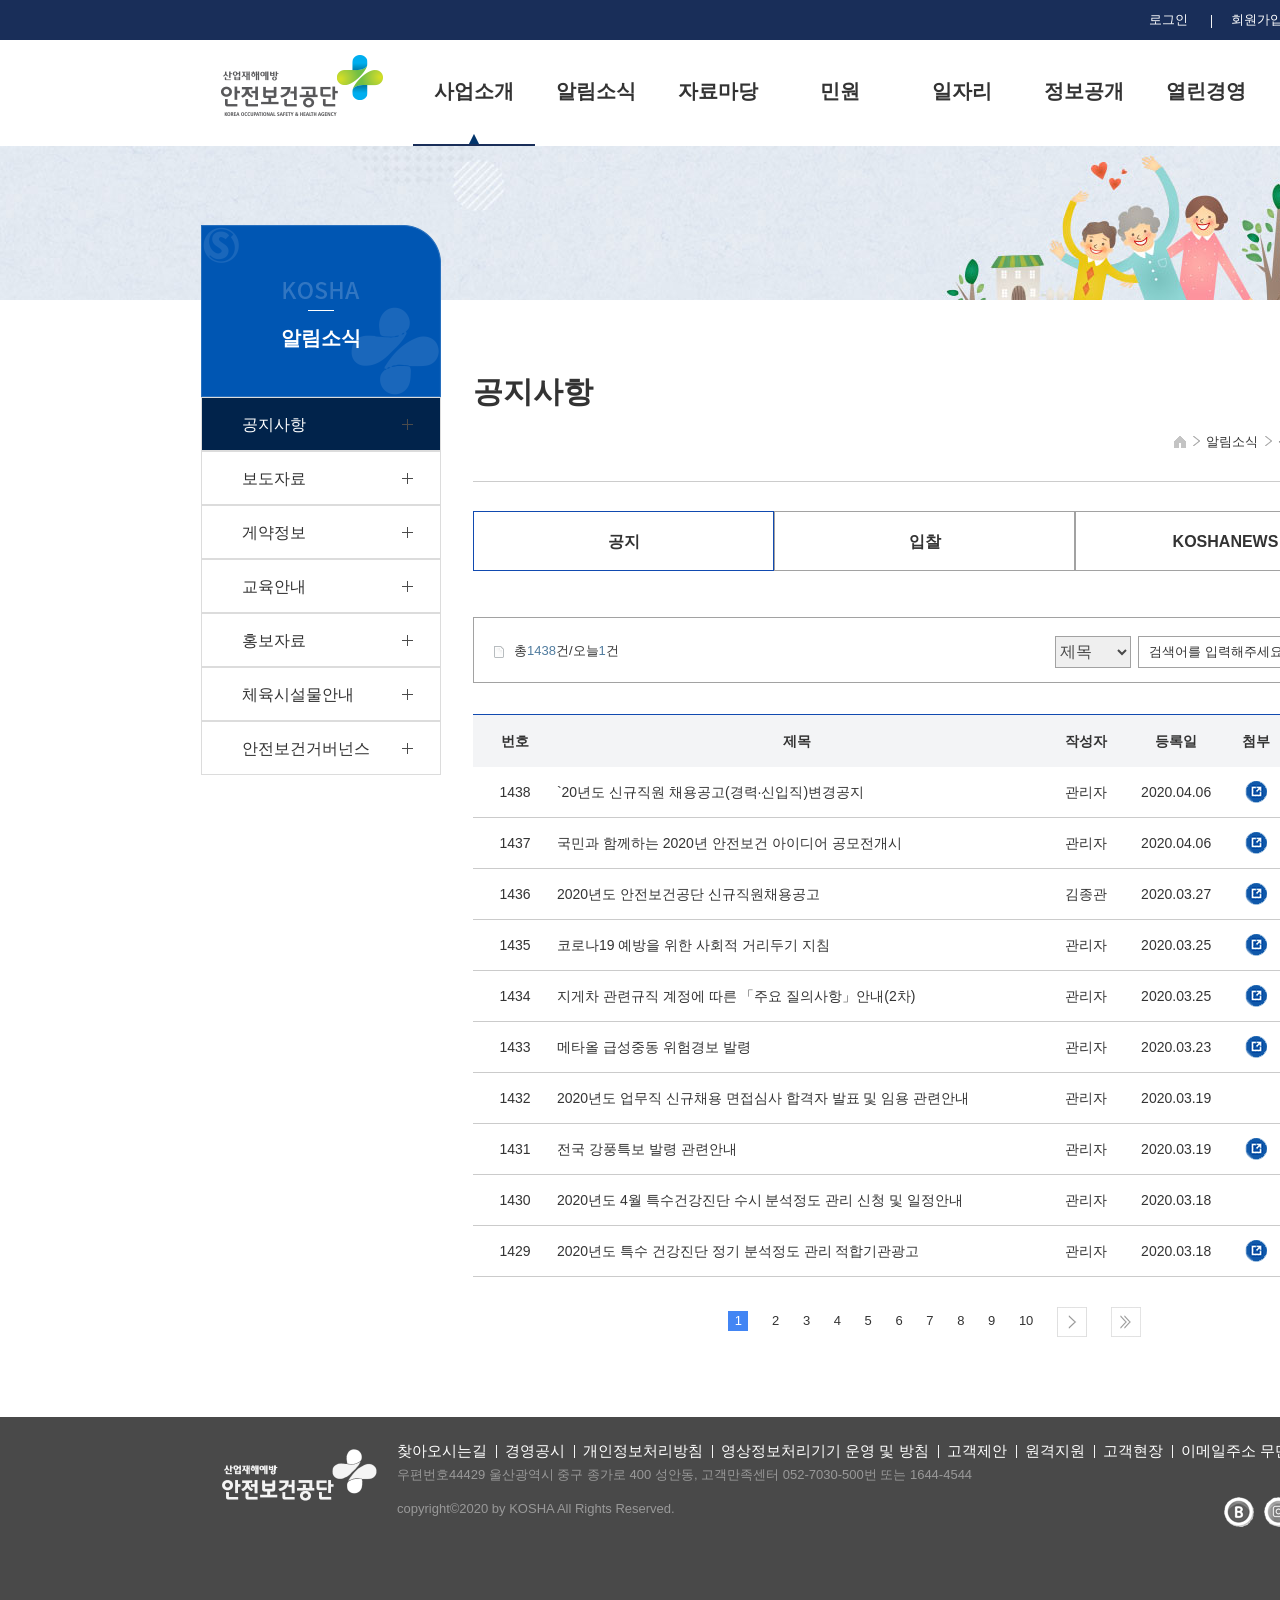
<file: portpolio/safe/subpage.html>
<!DOCTYPE html PUBLIC "-//W3C//DTD XHTML 1.0 Transitional//EN" "http://www.w3.org/TR/xhtml1/DTD/xhtml1-transitional.dtd">
    <html lang="ko" xml:lang="ko" xmlns="http://www.w3.org/1999/xhtml">
    <head>
    <meta http-equiv="Content-Type" content="text/html; charset=utf-8" />
    <meta http-equiv="X-UA-Compatible" content="IE=edge" />
    <title>사이트의 제목넣기</title>
    <meta name="robots" content="noindex, nofollow" />
    <meta name="keywords" content="키워드넣기" />
    <meta name="description" content="설명넣기" />
    <meta name="author" content="저자넣기" />
        <meta name="viewport" content="width=1620">
    <link rel="stylesheet" type="text/css" href="css/subpage.css"/>
   
</head>

<body>
    <div id="skipMenu">
        <a href="#gnb">주메뉴바로가기</a>
        <a href="#contanier">본문바로가기</a>
    </div>
    <div id="wrapper">
        <div class="header_intro">
            <div class="header_intro_menu">
                <ul class="header_link clearfix">
                    <li><a href="#">로그인</a></li>
                    <li><a href="login.html">회원가입</a></li>
                    <li><a href="#">사이트맵</a></li>
                </ul>

            </div>
        </div>
        <!--//header_intro-->
        <div class="header_wrap">
            <!--w:100%-->
            <div class="header clearfix">
                <!--w:1198-->
                <h1><a href="index.html"><img src="img/img_logo.png" alt="산업재해예방 안전보건공단"/></a></h1>

                <div class="gnb" id="gnb_wrap">
                    <h2 class="skip">주메뉴</h2>
                    <ul class="clearfix">
                        <li class="gnb_deth1 on"><a href="#">사업소개</a>
                            <ul class="gnb_deth2 on">
                                <li><a href="#">사업소개</a></li>
                                <li><a href="#">산업안전</a></li>
                                <li><a href="#">전문기술</a></li>
                                <li><a href="#">건설안전</a></li>
                                <li><a href="#">서비스안전</a></li>
                                <li><a href="#">직업건상</a></li>
                                <li><a href="#">재정지원</a></li>
                                <li><a href="#">교육/미디어</a></li>
                                <li><a href="#">안전문화홍보</a></li>
                                <li><a href="#">국제협회</a></li>
                            </ul>
                        </li>
                        <li class="gnb_deth1"><a href="subpage.html">알림소식</a>
                            <ul class="gnb_deth2">
                                <li><a href="#">알림소식</a></li>
                                <li><a href="#">공지사항</a></li>
                                <li><a href="#">보도자료</a></li>
                                <li><a href="#">계약정보</a></li>
                                <li><a href="#">교육안내</a></li>
                                <li><a href="#">홍보자료</a></li>
                                <li><a href="#">체육시설물예약</a></li>
                                <li><a href="#">안전보건 거버넌스</a></li>

                            </ul>
                        </li>
                        <li class="gnb_deth1"><a href="reference.html">자료마당</a>
                            <ul class="gnb_deth2">
                                <li><a href="#">자료마당</a></li>
                                <li><a href="#">안전보건자료실</a></li>
                                <li><a href="#">재해사례</a></li>
                                <li><a href="#">사업자료</a></li>
                                <li><a href="#">서식자료</a></li>
                                <li><a href="#">법령/지침정보</a></li>
                                <li><a href="#">국외정보</a></li>
                                <li><a href="#">산업재해통계</a></li>
                                <li><a href="#">연구보고서</a></li>
                            </ul>
                        </li>
                        <li class="gnb_deth1"><a href="#">민원</a>
                            <ul class="gnb_deth2">
                                <li><a href="#">민원</a></li>
                                <li><a href="#">민원제도안내</a></li>
                                <li><a href="#">질의민원</a></li>
                                <li><a href="#">신고센터</a></li>
                                <li><a href="#">서식민원</a></li>
                                <li><a href="#">나의질의민원</a></li>
                                <li><a href="#">월간 안전보건</a></li>
                            </ul>
                        </li>
                        <li class="gnb_deth1"><a href="#">일자리</a>
                            <ul class="gnb_deth2">
                                <li><a href="#">일자리</a></li>
                                <li><a href="#">채용정보</a></li>
                                <li><a href="#">일자리제안</a></li>
                                <li><a href="#">일자리활동</a></li>
                                <li><a href="#">좋은일자리추천</a></li>
                                <li><a href="#">일자리로드맵</a></li>
                                <li><a href="#">안전보건JobFair</a></li>

                            </ul>
                        </li>
                        <li class="gnb_deth1"><a href="#">정보공개</a>
                            <ul class="gnb_deth2">
                                <li><a href="#">정보공개</a></li>
                                <li><a href="#">정보공개 안내</a></li>
                                <li><a href="#">사전정보공표</a></li>
                                <li><a href="#">정볻등록</a></li>
                                <li><a href="#">공공데이터</a></li>
                                <li><a href="#">산업재해율안내</a></li>
                                <li><a href="#">전자계산서</a></li>
                                <li><a href="#">정보교류 마당</a></li>
                                <li><a href="#">사업실명제</a></li>
                            </ul>
                        </li>
                        <li class="gnb_deth1"><a href="#">열린경영</a>
                            <ul class="gnb_deth2">
                                <li><a href="#">열린경영</a></li>
                                <li><a href="#">경영공시</a></li>
                                <li><a href="#">윤리경영</a></li>
                                <li><a href="#">동반성장</a></li>
                                <li><a href="#">사회공헌</a></li>
                                <li><a href="#">부패행위자 현황</a></li>
                                <li><a href="#">고객현장</a></li>
                                <li><a href="#">기관혁신</a></li>
                            </ul>
                        </li>
                        <li class="gnb_deth1"><a href="#">공단소개</a>
                            <ul class="gnb_deth2">
                                <li><a href="#">공단소개</a></li>
                                <li><a href="#">CEO 메세지</a></li>
                                <li><a href="#">비전과 미션</a></li>
                                <li><a href="#">조지도</a></li>
                                <li><a href="#">광역본부/
                                        지역본부지사</a></li>
                                <li><a href="#">CI 및 슬로건</a></li>
                                <li><a href="#">공단의발자취</a></li>
                                <li><a href="#">파트너십현황</a></li>
                                <li><a href="#">찾아오시는길</a></li>
                                <li><a href="#">관할구역찾기</a></li>
                            </ul>
                        </li>

                    </ul>

                </div>

            </div>

        </div>
        <div class="container" id="contanier">
            <div class="subpagebg"></div>
            <div class="subpagewrap clearfix">
                
                <div class="sublnb">
                    <h3><strong>알림소식</strong></h3>

                    <ul class="deth1">
                        <li class="deth2 on"><a href="#">공지사항</a>
                            <ul>
                                <li><a href="#">공지</a></li>
                                <li><a href="#">입찰</a></li>
                                <li><a href="#">KOSHANEWS</a></li>
                            </ul>
                        </li>
                        <li class="deth2"><a href="#">보도자료</a></li>
                        <li class="deth2"><a href="#">게약정보</a>
                            <ul>
                                <li><a href="#">발주계획</a></li>
                                <li><a href="#">계약현황(2019년이후)</a></li>
                                <li><a href="#">수의계약현황(2019년이후)</a></li>
                                <li><a href="#">SW사업 계약현황(2019년이후)</a></li>
                                <li class="deth3"><a href="#">2018년까지현황</a><img src="img/subpageMenumore.png" alt="2018년까지 현황더보기"/>
                                        <ul>
                                            <li><a href="#">계약현황(2018년이후)</a></li>
                                            <li><a href="#">수의계약현황(2018년이후)</a></li>
                                            <li><a href="#">SW사업 계약현황(2018년이후)</a></li>
                                        </ul>
                                   </li>
                            </ul>
                        </li>
                        <li class="deth2"><a href="#">교육안내</a></li>
                        <li class="deth2"><a href="#">홍보자료</a>
                            <ul>
                                <li class="deth3"><a href="#">동영상</a><img src="img/subpageMenumore.png" alt="2018년까지 현황더보기"/>
                                    <ul>
                                        <li><a href="#">방송캠페인</a></li>
                                        <li><a href="#">1분릴레이 캠페인</a></li>
                                        <li><a href="#">위기탈출 넘버원</a></li>
                                        <li><a href="#">제로의 약속</a></li>
                                        <li><a href="#">일반동영상</a></li>
                                        <li><a href="#">다큐멘터리</a></li>
                                        <li><a href="#">UCC공모전</a></li>
                                    </ul>
                                </li>
                                <li class="deth3"><a href="#">음원</a><img src="img/subpageMenumore.png" alt="2018년까지 현황더보기"/>
                                    <ul>
                                        <li><a href="#">라디오캠페인</a></li>
                                        <li><a href="#">안전동요</a></li>
                                        <li><a href="#">안전노래</a></li>
                                    </ul>
                                </li>
                                <li class="deth3"><a href="#">웹툰</a><img src="img/subpageMenumore.png" alt="2018년까지 현황더보기"/>
                                    <ul>
                                        <li><a href="#">안전보건웹툰(디폴트)</a></li>
                                        <li><a href="#">웹툰공모전</a></li>
                                    </ul>
                                </li>
                                <li class="deth3"><a href="#">기타</a><img src="img/subpageMenumore.png" alt="2018년까지 현황더보기"/>
                                    <ul>
                                        <li><a href="#">홍보르로슈어</a></li>
                                        <li><a href="#">신문광고</a></li>
                                        <li><a href="#">스토리텔링 단행본</a></li>
                                        <li><a href="#">건설현장 가림막용 안전이미지</a></li>
                                    </ul>
                                </li>
                                <li><a href="#">코사허브</a></li>
                            </ul>
                        </li>
                        <li class="deth2"><a href="#">체육시설물안내</a></li>
                        <li class="deth2"><a href="#">안전보건거버넌스</a>
                            <ul>
                                <li><a href="#">자료실</a></li>
                                <li><a href="#">소통코너</a></li>
                            </ul>
                        </li>

                    </ul>


                </div>
                <div class="subpage clearfix">
                    <div class="submain_title clearfix">
                        <h3>공지사항</h3>

                        <ul class="submain_titlebtn">
                            <li><a href="#"><a href="#"><img src="img/subpageHomebtn.png" alt="홈바로가기" /></a></a></li>
                            <li><a href="#">알림소식</a></li>
                            <li><a href="#">공지사항</a></li>
                            <li><a href="#">공지</a></li>
                        </ul>
											    </div>

                        <div class="title_menu">
                            <ul>
                                <li><a href="#">공지</a></li>
                                <li><a href="#">입찰</a></li>
                                <li><a href="#">KOSHANEWS</a></li>
                            </ul>
                        </div>
                
                    <div class="submain_top clearfix">
                        <ul>
                            <li>총</li>
                            <li><span>1438</span>건</li>
                            <li>/오늘<span>1</span>건</li>
                        </ul>

                        <form method="post" action="#" name="board_frm">
                            <label for="boboard_select" class="skip">공지게시판 분류선택</label>
                            <select id="boboard_select">
                                <option value="">제목</option>
                                <option value="">작성자</option>
                                <option value="">내용</option>
                            </select>
                            <label for="bord_text" class="skip">검색어입력</label>
                            <input type="text" id="bord_text" name="bord_text" value="검색어를 입력해주세요" />
                            <button class="langbtn1" title="검색">검색</button>
                        </form>
                    </div>
                    <div class="submain_contents">
                        <table summary="번호, 제목, 작성자, 등록일, 첨부, 조회를 확인할수있는 알림게시판">
                        <colgroup>
                        <col width="84px"/>    
                        <col width="480px"/>    
                        <col width="100px"/>    
                        <col width="80px"/>    
                        <col width="80px"/>    
                        <col width="80"/>    
                            
                        </colgroup>
                        <thead>
                            <tr>
                            <th scope="col">번호</th>
                            <th scope="col">제목</th>
                            <th scope="col">작성자</th>
                            <th scope="col">등록일</th>
                            <th scope="col">첨부</th>
                            <th scope="col">조회</th>
                            </tr>
                            </thead>
                            <tbody>
                                <tr>
                                <td>1438</td>
                                <td class="line"><a href="#">`20년도 신규직원 채용공고(경력·신입직)변경공지</a></td>
                                <td>관리자</td>
                                <td>2020.04.06</td>
                                <td><a href="#"><img src="img/downbtn.png" alt="게시글첨부사항다운로드"/></a></td>
                                <td>239</td>
                                </tr>
                                 <tr>
                                <td>1437</td>
                                <td class="line"><a href="#">국민과 함께하는 2020년 안전보건 아이디어 공모전개시</a></td>
                                <td>관리자</td>
                                <td>2020.04.06</td>
                                <td><a href="#"><img src="img/downbtn.png" alt="게시글첨부사항다운로드"/></a></td>
                                <td>149</td>
                                </tr>
                                 <tr>
                                <td>1436</td>
                                <td class="line"><a href="#">2020년도 안전보건공단 신규직원채용공고</a></td>
                                <td>김종관</td>
                                <td>2020.03.27</td>
                                <td><a href="#"><img src="img/downbtn.png" alt="게시글첨부사항다운로드"/></a></td>
                                <td>30116</td>
                                </tr>
                                 <tr>
                                <td>1435</td>
                                <td class="line"><a href="#">코로나19 예방을 위한 사회적 거리두기 지침</a></td>
                                <td>관리자</td>
                                <td>2020.03.25</td>
                                <td><a href="#"><img src="img/downbtn.png" alt="게시글첨부사항다운로드"/></a></td>
                                <td>3139</td>
                                </tr>
                                 <tr>
                                <td>1434</td>
                                <td class="line"><a href="#">지게차 관련규직 계정에 따른 「주요 질의사항」안내(2차)</a></td>
                                <td>관리자</td>
                                <td>2020.03.25</td>
                                <td><a href="#"><img src="img/downbtn.png" alt="게시글첨부사항다운로드"/></a></td>
                                <td>5681</td>
                                </tr>
                                 <tr>
                                <td>1433</td>
                                <td class="line"><a href="#">메타올 급성중동 위험경보 발령</a></td>
                                <td>관리자</td>
                                <td>2020.03.23</td>
                                <td><a href="#"><img src="img/downbtn.png" alt="게시글첨부사항다운로드"/></a></td>
                                <td>2982</td>
                                </tr>
                                 <tr>
                                <td>1432</td>
                                <td class="line"><a href="#">2020년도 업무직 신규채용 면접심사 합격자 발표 및 임용 관련안내</a></td>
                                <td>관리자</td>
                                <td>2020.03.19</td>
                                <td><a href="#"></a></td>
                                <td>2106</td>
                                </tr>
                                 <tr>
                                <td>1431</td>
                                <td class="line"><a href="#">전국 강풍특보 발령 관련안내</a></td>
                                <td>관리자</td>
                                <td>2020.03.19</td>
                                <td><a href="#"><img src="img/downbtn.png" alt="게시글첨부사항다운로드"/></a></td>
                                <td>1318</td>
                                </tr>
                                 <tr>
                                <td>1430</td>
                                <td class="line"><a href="#">2020년도 4월 특수건강진단 수시 분석정도 관리 신청 및 일정안내</a></td>
                                <td>관리자</td>
                                <td>2020.03.18</td>
                                <td><a href="#"></a></td>
                                <td>1008</td>
                                </tr>
                                 <tr>
                                <td>1429</td>
                                <td class="line"><a href="#">2020년도 특수 건강진단 정기 분석정도 관리 적합기관광고</a></td>
                                <td>관리자</td>
                                <td>2020.03.18</td>
                                <td><a href="#"><img src="img/downbtn.png" alt="게시글첨부사항다운로드"/></a></td>
                                <td>864</td>
                                </tr>
                                
                            </tbody>
                            
                        
                        </table>


                    </div>
																	<div class="submain_pagewrap">
                    <ul class="submain_page clearfix">
                    <li><span class="on">1</span></li>
                    <li><a href="#">2</a></li>
                    <li><a href="#">3</a></li>
                    <li><a href="#">4</a></li>
                    <li><a href="#">5</a></li>
                    <li><a href="#">6</a></li>
                    <li><a href="#">7</a></li>
                    <li><a href="#">8</a></li>
                    <li><a href="#">9</a></li>
                    <li><a href="#">10</a></li>
                    <li><a href="#"><img src="img/subpagenextbtn.png" alt="페이지 다음으로 가기"/></a></li>
                    <li><a href="#"><img src="img/subpagenextbtn2.png" alt="끝쪽 페이지로가기"/></a></li>
                   
                    </ul>
																		</div>

                </div>


            </div>





        </div>

        <div class="footer_wrap">
            <div class="footer clearfix">
                <div class="footer_logo">
                    <img src="img/footer_logo.png" alt="산업재해예방안전보건공단" />
                </div>
                <div class="footer_add">
                    <ul class="footer_menu clearfix">
                        <li><a href="#">찾아오시는길</a></li>
                        <li><a href="#">경영공시</a></li>
                        <li><a href="#">개인정보처리방침</a></li>
                        <li><a href="#">영상정보처리기기 운영 및 방침</a></li>
                        <li><a href="#">고객제안</a></li>
                        <li><a href="#">원격지원</a></li>
                        <li><a href="#">고객현장</a></li>
                        <li><a href="#">이메일주소 무단수집거부</a></li>
                    </ul>
                    <address class="address">
                        우편번호44429 울산광역시 중구 종가로 400 성안동, 고객만족센터 052-7030-500번 또는 1644-4544
                    </address>
                    <p class="copy">copyright&copy;2020 by KOSHA All Rights Reserved. </p>
                </div>
                <div class="sns clearfix">
                    <ul class="sns_list">
                        <li><a href="#"><img src="img/blog_btn.png" alt="블로그바로가기" /></a></li>
                        <li><a href="#"><img src="img/instar_btn.png" alt="인스타바로가기" /></a></li>
                        <li><a href="#"><img src="img/twiter_btn.png" alt="트위터바로가기" /></a></li>
                        <li><a href="#"><img src="img/facebook_btn.png" alt="패이스북바로가기" /></a></li>

                    </ul>

                </div>




            </div>
        </div>






    </div>
</body></html>
</file>
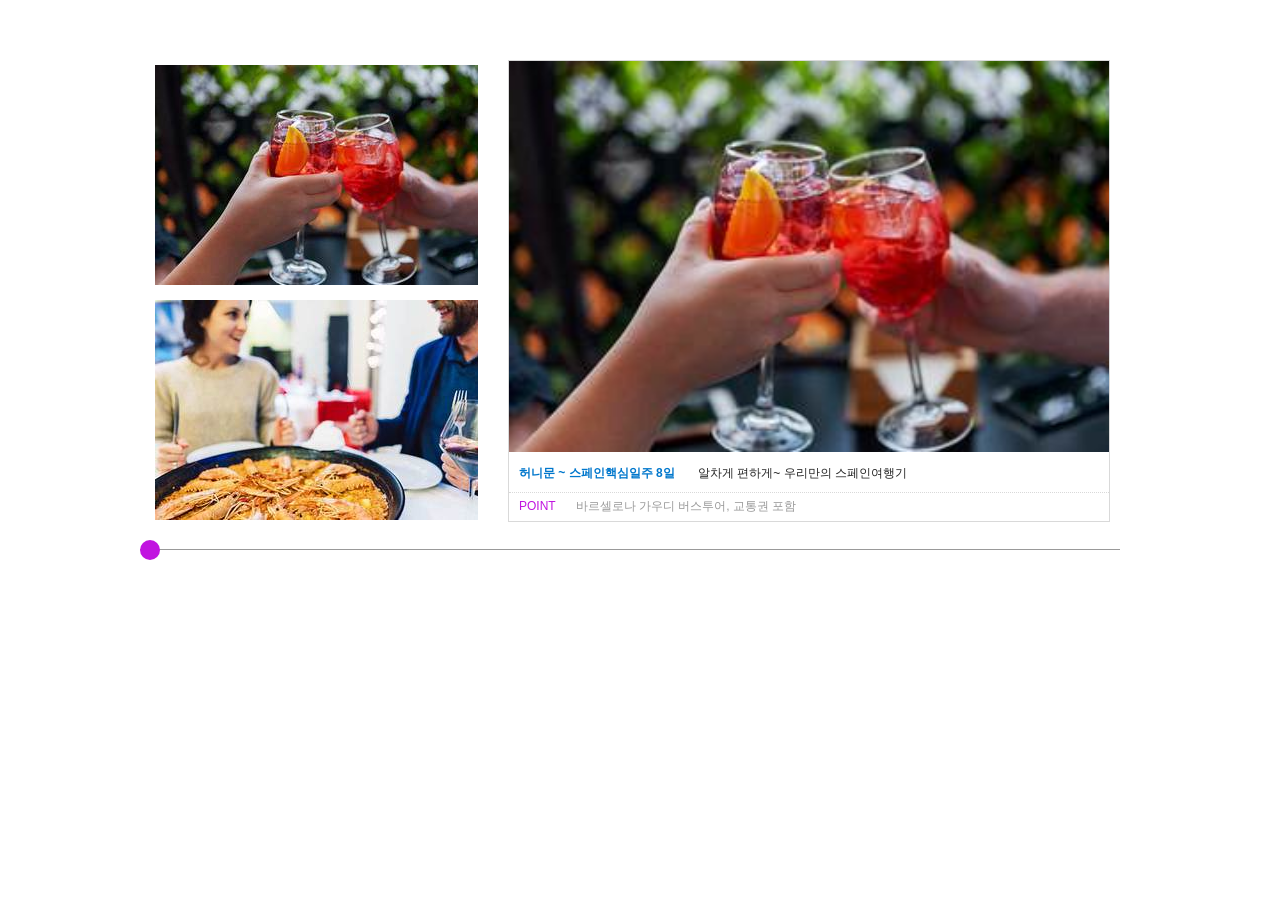
<file: portpolio/burger/img/사이트의 제목넣기.html>
<!DOCTYPE html>
<!-- saved from url=(0142)file:///D:/%EC%A0%9C%EC%9D%B4%EC%BF%BC%EB%A6%AC%20%EA%B8%B0%EC%B4%88%EC%98%88%EC%A0%9C/draggable/0522%ED%94%8C%EB%9F%AC%EA%B7%B8%EC%9D%B8.html -->
<html lang="ko"><head><meta http-equiv="Content-Type" content="text/html; charset=UTF-8">
    
    <meta http-equiv="X-UA-Compatible" content="IE=edge">
    <title>사이트의 제목넣기</title>
    <meta name="robots" content="noindex, nofollow">
    <meta name="keywords" content="키워드넣기">
    <meta name="description" content="설명넣기">
    <meta name="author" content="저자넣기">
    <script src="./사이트의 제목넣기_files/jquery.min.js.다운로드"></script>
    <script src="./사이트의 제목넣기_files/jquery-ui.js.다운로드"></script>
    <style>
        * {
            margin: 0;
            padding: 0
        }

        ul {
            list-style: none
        }

        img {
            border: none
        }

        a {
            text-decoration: none;
            color: #222;
        }

        body {
            font-size: 12px;
            color: #222;
            font-family: '나눔고딕', sans-serif
        }


        .travel {
            width: 1000px;
            margin: 50px auto;
            position: relative;
            padding-bottom: 30px;
            overflow: hidden;
        }

        .travel_group {
            width: 338px;
            height: 480px;
            position: relative;
            float: left;
            margin-right: 30px;
            overflow: hidden
        }


        .travel_list {
            position: absolute;
            top: 0;
            left: 0;
        }

        .travel_list li {
            margin: 15px;
            width: 338px;
            height: 220px;
        }


        .wrap {
            position: relative;
            float: left;
            width: 600px;
            border: 1px solid #d9d9d9;
            height: 460px;
            margin-top: 10px;
        }

        .wrap div {
            width: 600px;
            height: 460px;
            position: absolute;
            top: 0;
            left: 0;
        }

        .wrap div img {
            width: 100%;
        }

        .wrap div span {
            display: block;
        }

        .text {
            padding: 10px;
        }

        .text strong {
            color: #07c;
            margin-right: 20px;
        }

        .point {
            border-top: 1px dotted #d9d9d9;
            padding: 5px 0 0 10px;
            color: #999;
        }

        .point em {
            font-style: normal;
            color: #c114e0;
            margin-right: 20px;
        }


        .bar {
            position: absolute;
            bottom: 10px;
            left: 0;
            width: 980px;
            height: 1px;
            background-color: #999;
        }

        .ballbox {
            width: 980px;
            position: absolute;
            bottom: 10px;
            left: 0;
            height: 0px;
        }

        .ballbox .ball {
            width: 20px;
            height: 20px;
            background-color: #c114e0;
            border-radius:
                50%;
            position: absolute;
            bottom: -10px;
            left: 0;
            font-size: 0;
            display: inline-block;
            
        }

    </style>



    <script>
        $(document).ready(function(){

     $('.wrap>div:not(:eq(0))').hide(); 

        var position=0; 
            var height=$('.travel_list').height()-$('.travel_group').height()
            //리스트 6개 전체 높이값에서 hidden해놓은 영역을 빼서 얼마만큼 올라갈수 있는지 길이 값을 height
            //console.log(height)
            
            var width=$('.ballbox').width()-$('.ball').width()
            var ratio=height/width; 
            
            //가로스크롤을 움직이면 세로가 움지여야하고 가로 움직이는 만큼 세로 길이가 움직여야해서 height/width 나누면 나오는 비율값을 찾음
            //가로스크롤이 1000 이고 세로가 500움직인다고 하면 500/1000 = 0.5 ; 0.5만큼 가로 스크롤이 움직일때 위치값에서 0.5를 곱하면 세로가 움직이는 값을 찾을수 잇음
            
            $('.ball').draggable({
                //부모의 x축 영역에서만 움직일거야
                containment:'parent',
                axis:'x',
                scroll:false,
                scrollspeed:1,
                drag:function(event,ui){
                    position=(ui,position.left*ratio)
                    $('.travel_list').css('top',-position+'px')
                }
                
            })
            
        })

    </script>






</head>




<body style="cursor: auto;">

    <div class="travel">

        <div class="travel_group">

            <ul class="travel_list">
                <li><img src="./사이트의 제목넣기_files/246237.jpg" alt=""></li>
                <li><img src="./사이트의 제목넣기_files/246238.jpg" alt=""></li>
                <li><img src="./사이트의 제목넣기_files/246239.jpg" alt=""></li>
                <li><img src="./사이트의 제목넣기_files/246240.jpg" alt=""></li>
                <li><img src="./사이트의 제목넣기_files/246241.jpg" alt=""></li>
                <li><img src="./사이트의 제목넣기_files/246242.jpg" alt=""></li>
            </ul>
        </div>

        <div class="wrap">

            <div>
                <img src="./사이트의 제목넣기_files/246237.jpg" alt="">
                <span class="text">
                    <strong>허니문 ~ 스페인핵심일주 8일</strong>
                    알차게 편하게~ 우리만의 스페인여행기
                </span>
                <span class="point"><em>POINT</em>바르셀로나 가우디 버스투어, 교통권 포함</span>
            </div>

            <div style="display: none;">
                <img src="./사이트의 제목넣기_files/246238.jpg" alt="">
                <span class="text">
                    <strong>허니문 ~ 스페인핵심일주 8일</strong>
                    알차게 편하게~ 우리만의 스페인여행기
                </span>
                <span class="point"><em>POINT</em>바르셀로나 가우디 버스투어, 교통권 포함</span>
            </div>

            <div style="display: none;">
                <img src="./사이트의 제목넣기_files/246239.jpg" alt="">
                <span class="text">
                    <strong>허니문 ~ 스페인핵심일주 8일</strong>
                    알차게 편하게~ 우리만의 스페인여행기
                </span>
                <span class="point"><em>POINT</em>바르셀로나 가우디 버스투어, 교통권 포함</span>
            </div>

            <div style="display: none;">
                <img src="./사이트의 제목넣기_files/246240.jpg" alt="">
                <span class="text">
                    <strong>허니문 ~ 스페인핵심일주 8일</strong>
                    알차게 편하게~ 우리만의 스페인여행기
                </span>
                <span class="point"><em>POINT</em>바르셀로나 가우디 버스투어, 교통권 포함</span>
            </div>

            <div style="display: none;">
                <img src="./사이트의 제목넣기_files/246241.jpg" alt="">
                <span class="text">
                    <strong>허니문 ~ 스페인핵심일주 8일</strong>
                    알차게 편하게~ 우리만의 스페인여행기
                </span>
                <span class="point"><em>POINT</em>바르셀로나 가우디 버스투어, 교통권 포함</span>
            </div>

            <div style="display: none;">
                <img src="./사이트의 제목넣기_files/246242.jpg" alt="">
                <span class="text">
                    <strong>허니문 ~ 스페인핵심일주 8일</strong>
                    알차게 편하게~ 우리만의 스페인여행기
                </span>
                <span class="point"><em>POINT</em>바르셀로나 가우디 버스투어, 교통권 포함</span>
            </div>
        </div>

        <div class="bar">

        </div>
        <div class="ballbox"><span class="ball ui-draggable ui-draggable-handle" style="left: 0px; top: -10.0078px;">이동~</span></div>

    </div>










</body></html>
</file>
<file: portpolio/hospital/css/main.css>
@charset "utf-8";

@import url(reset.css);
@import url(header.css);
@import url(footer.css);



.container{width: 100%; position: relative; }

.visualWrap{width: 100%; margin: 0 auto; position: relative;height:564px;   }
.visual .btn a{position: absolute;  width: 40px ; height: 40px; background: url(../img/visual_btn.png) no-repeat 0 0 ; z-index: 9;top:50%; text-indent: -9999px; border-radius: 100%; margin-top: -20px}
.visual .btn a:hover{box-shadow: 1px 1px 2px rgba(0,0,0,0.5)}
.visual .visual_btn_left a{ left: 200px ; }
.visual .visual_btn_right a{right: 200px ;background-position: -40px 0 ; }
.visualWrap .visual{position: relative; width: 100%; height: 564px;  }
.visualWrap .visual ul li{position: absolute; left: 0 ; top: 0 ;display: none; width: 100%; }
.visualWrap .visual ul li img{ width: 100%;height: 564px }
.visualWrap .visual ul li.on{display: block; }

.visual .visual_num{position: absolute; bottom: 20px ; left: 50%; z-index: 9; margin-left: -40px}
.visual .visual_num a{width:16px; height: 16px; border-radius: 100%; background: #c5c8cd; border: 2px solid #c9c9c9;  display: inline-block ; text-indent: -9999px; margin-right: 10px; box-shadow: 1px 1px 2px rgba(0,0,0,0.5)}
.visual .visual_num a.on{ background: #035f94;}
.m_visual{display: none}


.programWrap{width: 100%; position: relative; }

.programList{width: 1280px; position: relative;margin: 60px auto 0 auto; }

.programList .programTit{text-align: center; color:#818181 ; border-top: 3px solid #818181 ; padding-top: 15px;  width: 30%;  margin: 0 auto}
.programList .programTit span{display: block; font-size: 36px ; margin: 20px 0 60px 0 ; color: #0498e4}

.programList .program{width:400px;display: inline-block; margin:0 12px}
.programList .program .bg{width: 400px; height: 297px}
.programList .program a dt{ display: block; font-weight: 700 ; font-size: 28px; margin-top: 10px ; color: #181818; }
.programList .program a dd{font-size: 18px ; color: #808080; margin-top: 20px; font-weight: 400}

.programList .program:nth-of-type(2) .bg{background: url(../img/program1.png) no-repeat center top ; background-size: cover  }
.programList .program:nth-of-type(3) .bg{background: url(../img/program2.png) no-repeat center top ;background-size: cover}
.programList .program:nth-of-type(4) .bg{background: url(../img/program3.png) no-repeat center top ;background-size: cover}


.noticeWrap{width: 100%; position: relative; margin-top: 100px; height: 470px;background: url(../img/notice_bg.png) no-repeat  center center; background-size: cover; }
.noticeWrap2{width: 1280px; position: relative; margin: 0 auto;height: 470px }
.counselingwrap{width: 420px; height: 502px ;background: #0498e4; text-align: center;padding: 50px; box-sizing: border-box;position: relative; top: -16px;z-index: 8 }
.counselingwrap h3{font-size: 28px; font-weight: 700; color: #fff;margin-bottom: 15px;   }
.counselingwrap p{color: #fff ; font-weight: 300; font-size: 18px; }
.counselingwrap ul li{width: 320px; }
.counselingwrap ul li:nth-of-type(1),.counselingwrap ul li:nth-of-type(2),.counselingwrap ul li:nth-of-type(3){background: #fff; width: 100%; margin: 10px auto; height: 45px; line-height: 45px; }
.counselingwrap ul li label{text-align:left; width: 112px; color: #818181 ;  font-size: 18px;  box-sizing: border-box;} 
.counselingwrap ul li input[type="text"]{border: none; outline: none;  width: 208px ; display:inline-block; font-size: 18px; color: #181818; float: right; line-height: 43px}
.counselingwrap ul li .painwrap_title{position: relative; width: 112px;display: block;padding-left: 25px;}
.counselingwrap ul li .painwrap{border :none ; outline: none; width: 208px; padding-left: 20px; vertical-align: middle ; line-height: 45px; height: 45px;position: absolute; top: 0 ; left:112px;font-size: 18px;   }
.counselingwrap ul li:nth-of-type(3){position: relative; }
.counselingwrap ul li:nth-of-type(3) label{text-indent: 10px; }
.counselingwrap ul li .painwrap option{border: none; height: 45px; line-height: 45px;width: 208px ; font-size: 18px; }
.counselingwrap ul li .agree{width: 14px; height: 14px;margin: 14px 0 ;  float: left;cursor: pointer}
.counselingwrap ul li:nth-of-type(4){text-align: left ;}
.counselingwrap ul li:nth-of-type(4) label{width:140px; color: #fff; padding-left: 5px; font-size: 18px;line-height : 44px; height: 44px;  }
.counselingwrap ul li:nth-of-type(4) a{color: #ffb400 ; font-size: 18px; }
.counselingwrap ul li .agree_con{background: #fff; padding: 10px;position: absolute; z-index: 99; margin-top: 10px; font-size: 16px; width: 340px; border: 1px solid #303030 ; display: none; }
.counselingwrap ul li .agree_tit{color:#e83428;  }
.counselingwrap ul li .apply{width: 100%;text-align: center ; margin-top: 20px; padding: 0; text-indent: 0 ; border: none; background: #035f94 ; color:#fff ; cursor: pointer; height: 43px; font-size: 18px; position: relative}


.notice_box{width: 600px;position: absolute; right: 0 ; top: 40px;  }

.notice h3{font-size: 28px; font-weight: 600;color: #fff;margin:50px 0 28px 0; line-height: 1; letter-spacing: -0.04em   }

.notice ul li a{font-size: 18px; color:#fff;width: 475px ;height: 24px; line-height:2;   }
.notice ul li a:hover{text-decoration: underline}
.notice ul li span{float: right;font-size: 18px; color:#fff;width: 100px ;height: 24px; line-height:2;}
.m_blog{display: none; }
.m_mainInfo2{display: none; }
.button_box{margin-top: 30px}
.button_box a{ width: 164px; height: 70px; line-height: 70px;color: #fff; font-size: 18px; padding-left: 120px; display: inline-block; border: 1px solid #fff; margin-right: 20px;}
.button_box a:first-child{background: url(../img/noticeIcon1.png) no-repeat 80px  27px ;  transition: all 1s ease }
.button_box a:last-child{background: url(../img/noticeIcon2.png) no-repeat 80px  24px ; transition: all 1s ease }

.button_box a:first-child:hover{background: url(../img/noticeIcon1_on.png) no-repeat 80px  27px; background-color: #fff;  color:#035f94}
.button_box a:last-child:hover{background: url(../img/noticeIcon2_on.png) no-repeat 80px  24px ; background-color: #fff; color:#035f94}


.button_box a:last-child{margin-right: 0}


.mainInfoBox{width: 100%; height: 380px ;position: relative; padding-top: 20px; background: #efefef }
.mainInfo{width:1280px; margin: 0 auto; position: relative; }

.mainInfo .box{float: left}

.mainInfo1{width: 376px; height: 360px; background: url(../img/mainInfo_bg1.png) no-repeat 250px 50px ;  }
.mainInfo1 h3{font-size: 28px; font-weight: 700; padding-top: 50px; margin-bottom: 25px; color: #181818; }
.mainInfo1 dl dt{font-size: 18px; color: #181818; font-weight: 600}
.mainInfo1 dl dd{font-size: 46px; color: #035F94; margin: 15px 0 28px ; }
.mainInfo1 a{display: block; background: url(../img/testIcon.png) no-repeat 0 0 ; width: 219px; height: 101px;text-indent: -999px; }

.mainInfo2{width: 406px; height: 360px ; padding-top: 50px; background: url(../img/mainInfo_bg2.png) no-repeat 280px 50px ; box-sizing: border-box; margin-left: 60px; }
.mainInfo2 h3{font-size: 28px; font-weight: 700; margin-bottom: 30px; color: #181818; }
.mainInfo2 ul li{width:280px; font-size: 18px; color:#000;line-height:2 }
.mainInfo2 ul li span{float: right}
.mainInfo2 ul li em{color: #818181}
.mainInfo2 a{width: 300px; border: 1px solid #d9d9d9; font-size: 18px; padding-left: 20px; line-height: 46px; height: 46px; display: block; margin-top: 25px;  color:#000; font-weight: 400; background: url(../img/infoArrowIcon.png) no-repeat 250px center / 15px 8px; background-color: #f1f1f1; transition: all 1s ease ; box-sizing: border-box}
.mainInfo2 a:hover{background-color: #fff ;background-position: 270px}

.mainInfo3{width: 420px; height: 360px; overflow: hidden ;position:relative; }
.mainInfo3 h3{ font-size: 28px; font-weight: 700; color: #181818;padding: 50px 0 0 60px}
.mainInfo3 .place{ width: 2520px;position: relative; }
.mainInfo3 .place dl{float: left; width: 420px;font-size: 18px; font-weight: 700 ; color:#181818;height: 200px; position: absolute; top: 0 ; left: 0 ; }
.mainInfo3 .place dl dt{margin: 40px 0 0 60px ;border-bottom: 1px solid #0498e4; display: inline-block}
.mainInfo3 .place dl dt> a{color:#0498e4}
.mainInfo3 h3:after{content: ''; background:#c6c6c6; width: 30px; height: 1px; margin-top:20px; display: block; padding-top: 1px  }
.mainInfo3 .place dl:nth-of-type(1){background: url(../img/place1.png) no-repeat right center; background-size: contain}
.mainInfo3 .place dl:nth-of-type(2){background: url(../img/place2.png) no-repeat right center;background-size: contain}
.mainInfo3 .place dl:nth-of-type(3){background: url(../img/place3.png) no-repeat right center;background-size: contain}
.mainInfo3 .place dl:nth-of-type(4){background: url(../img/place4.png) no-repeat right center;background-size: contain}
.mainInfo3 .place dl:nth-of-type(5){background: url(../img/place5.png) no-repeat right center;background-size: contain}
.mainInfo3 .place dl:nth-of-type(6){background: url(../img/place6.png) no-repeat right center;background-size: contain}
.mainInfo3 .place dl dd{ margin-top:5px ; margin-left: 60px; }
.mainInfo3 .place dl dd:last-child{width:180px; height: 45px; line-height: 45px;  margin: 75px 0 0 60px;  text-indent: 20px;background: url(../img/infoArrowIcon2.png) no-repeat 150px center/ 15px 8px; background-color:#0298e4  }
.mainInfo3 .place dl dd:last-child a{color: #fff; display: block }
.mainInfo3 .placeBtn{width:51px; height: 24px ;position: absolute; top: 230px; left: 60px }
.mainInfo3 .placeBtn a{ width: 24px; height: 24px; background:url(../img/placeBtn.png) no-repeat 0 0 ; text-indent: -9999px; display: inline-block}
.mainInfo3 .placeBtn a.right_btn{background-position: -24px 0 }
.m_button_box{display: none}




.reservewrap{width: 100%; background-color: #0e6196 ;height: 100px; position: relative; }
.reserve{width: 1280px; margin: 0 auto; }
.reserve h3{color: #fff; font-size: 28px; line-height: 100px; padding-left: 50px; width: 213px; font-weight: 700;display: inline-block; box-sizing: border-box}
.reserve span{color: #fff; font-size: 13px; opacity: 0.7 ;}
.reserve ul{float: right}
.reserve ul li{display: inline-block;margin-top: 27px}
.reserve ul li a{width: 180px; height: 45px; color: #fff; font-size: 18px;display: block;line-height: 45px;text-align: center; transition: all 1s ease    }
.reserve ul li:first-child a{background-color:#d4961f ;margin-right: 10px; }
.reserve ul li:last-child a{background-color: none; border: 2px solid #fff; }
.reserve ul li a:hover{opacity: 0.7}

.snswrap{width:100%; position: relative; background:#efefef; height: 250px;  }
.snswrap2{width: 1280px; margin: 0 auto; }
.snsTitle{width: 100%; position: relative; }
.snsTitle img{width: 100%; }

.snswrap .blog{float: left}

.snswrap .sns{float: left; padding:0 35px; background: url(../img/snsBar.jpg) no-repeat left 0 ,url(../img/snsBar.jpg) no-repeat right 0; height: 121px; }
.snswrap .sns ul li{float: left; }
.snswrap .sns ul li a{width:60px; height: 50px; display: inline-block; text-indent: -9999px}

.snswrap .sns ul li:nth-of-type(1) a{background: url(../img/sns1.png) no-repeat center center; }
.snswrap .sns ul li:nth-of-type(2) a{background: url(../img/sns2.png) no-repeat center center ; }
.snswrap .sns ul li:nth-of-type(3) a{background: url(../img/sns3.png) no-repeat center center; }
.snswrap .sns ul li:nth-of-type(4) a{background: url(../img/sns4.png) no-repeat center center; }
.snswrap .sns ul li:nth-of-type(5) a{background: url(../img/sns5.png) no-repeat center center ; }
.snswrap .sns ul li:nth-of-type(6) a{background: url(../img/sns6.png) no-repeat center center; }
.snswrap .sns ul li:nth-of-type(7) a{background: url(../img/sns7.png) no-repeat center center; }
.snswrap .sns ul li:nth-of-type(8) a{background: url(../img/sns8.png) no-repeat center center;width:51px;  }

.snswrap .mapwrap{float: left}
.snswrap .mapwrap ul li{float: left}
.snswrap .mapwrap ul li a{width: 220px; height: 101px; display: inline-block; text-indent: -9999px; }
.snswrap .mapwrap ul li:nth-of-type(1) a{background:url(../img/testIcon.png) no-repeat 0 0;    }
.snswrap .mapwrap ul li:nth-of-type(2) a{background:url(../img/mapIcon.png) no-repeat 0 0;  }













@media all and (max-width:1024px){
    
    


    
    .visualWrap{width:100%; height: 304px }
    
    
    .visualWrap .visual_btn_left a{ left: 40px ; }
    .visualWrap .visual_btn_right a{ right: 40px ; }
    .visualWrap .visual{position: relative; width: 100%; height: 304px;  }
    .visualWrap .visual ul li img{height: 304px;}
    
    .programWrap{width: 100%; position: relative; margin: 50px auto}
    .programList{width: 100%; position: relative;  overflow: hidden}

    .programList .program{width:31.2%; margin:0 1%}
    .programList .program{float: left;text-align: center }
    .programList .program .bg{width: 100%; height: 186px}
    .programList .program a dt{font-size: 24px; margin-top: 10px ; color: #181818; }
    .programList .program a dd{margin-top: 10px; font-size: 11px ; font-weight: normal}
    
    
    
    
    .noticeWrap2{width: 100%; margin: 0 auto}
  
.counselingwrap{width: 45%; height: 502px ;background: #0498e4; text-align: center;padding: 5%; box-sizing: border-box;position: relative; top: -16px;z-index: 8 }
    
.counselingwrap p{color: #fff ; font-weight: 300; font-size: 13px; }    
.counselingwrap ul li{width: 100%; }
.counselingwrap ul li label{width: 40%; color: #818181 ;  font-size: 18px;padding-left: 2% } 
.counselingwrap ul li input[type="text"]{border: none; outline: none;  width: 60% ; display:inline-block; font-size: 18px; text-indent: 30px; color: #181818; float: right; line-height: 40px; height: 40px;   -webkit-appearance: none;
   -webkit-border-radius: 0; padding: 0}
.counselingwrap ul li .painwrap_title{  width: 40% ;}
    
.counselingwrap ul li .painwrap{border :none ; outline: none; width: 60%; margin-left: 0px; vertical-align: middle ; line-height: 45px; height: 45px;position: absolute; top: 0 ; right:0px;font-size: 18px;  box-sizing: border-box  ;  -webkit-appearance: none;
   -webkit-border-radius: 0;}

.counselingwrap ul li .painwrap option{border: none; height: 45px; line-height: 45px;width: 60% ; font-size: 18px; }
.counselingwrap ul li .apply{width: 100%;text-align: center ; margin-top: 20px; padding: 0; text-indent: 0 ; border: none; background: #035f94 ; color:#fff ; cursor: pointer; height: 43px; font-size: 18px;   -webkit-appearance: none; -webkit-border-radius: 0;}
    
    
.notice_box{width: 50%;position: absolute; right:0% ; top: 0;  }
    
.notice ul li a{font-size: 18px; color:#fff;width: 70% ;height: 40px;   white-space: nowrap ; overflow: hidden; text-overflow: ellipsis; display:inline-block; line-height: 40px; }
.notice ul li span{display: none; }
.button_box a{ width: 40%; height: 70px; line-height: 70px;color: #fff; font-size: 18px; padding-left: 15%; display: inline-block; border: 1px solid #fff; margin-right: 1%;box-sizing: border-box}
.button_box a:first-child{background: url(../img/noticeIcon1.png) no-repeat 8%  27px ;  transition: all 1s ease }
.button_box a:last-child{background: url(../img/noticeIcon2.png) no-repeat 8%  24px ; transition: all 1s ease }

.button_box a:first-child:hover{background: url(../img/noticeIcon1_on.png) no-repeat 8%  27px;}
.button_box a:last-child:hover{background: url(../img/noticeIcon2_on.png) no-repeat 8%  24px ;}

   
    
.m_blog{display: none; }
.m_mainInfo2{display: none; }

.mainInfo{width:95%; margin: 0 auto; position: relative; }
.mainInfo1{width: 30%; height: 360px; background:url(../img/mainInfo_bg1.png) no-repeat right 50px ;  }
.mainInfo1 a{width: 100%}
    
    
.mainInfo .mainInfo2{width: 30%; height: 360px ; padding-top: 50px;  background: url(../img/mainInfo_bg2.png) no-repeat right 50px ;margin-left: 30px; box-sizing: border-box} 
.mainInfo2 ul li{width:80%; }
.mainInfo2 ul li em{color: #818181; font-size: 13px}
.mainInfo2 a{width: 90%; font-size: 13px ; background-position: 230px; }
.mainInfo2 a:hover{background-position: 230px;  background-color: #f1f1f1 }
    
.mainInfo3{width:34%;  }
.mainInfo3 h3{ padding: 50px 0 0 30px; }
.mainInfo3 .place dl{width: 100%;height: 150px;}
.mainInfo3 .place dl:nth-of-type(1),
.mainInfo3 .place dl:nth-of-type(2),
.mainInfo3 .place dl:nth-of-type(3),
.mainInfo3 .place dl:nth-of-type(4),
.mainInfo3 .place dl:nth-of-type(5),
.mainInfo3 .place dl:nth-of-type(6){background-position: 6% 0 ; }
.mainInfo3 .place dl dt{margin: 40px 0 0 30px }
.mainInfo3 .place dl dd{margin-left: 30px; }
.mainInfo3 .place dl dd:last-child{ margin: 75px 0 0 30px;  }
.mainInfo3 .placeBtn{ left: 30px }
    
    
.m_button_box{display: none}
    
.reserve{width: 100%;  }
.reserve h3{padding-left: 35px; width: 25%; font-weight: 700;display: inline-block; box-sizing: border-box}
    .reserve span{display: none}
.reserve ul{float: right; width:70% }
    .reserve ul li{width: 43%}
.reserve ul li a{width: 100%; height: 45px; color: #fff; font-size: 18px;display: block;   }
.reserve ul li:first-child a{margin-right: ; }
    
    
.snswrap{height: 300px;  }
.snswrap2{width:100%;  margin: 0 auto; position: relative; display: flex;  flex-direction: column;}    
.snsTitle{width: 100%; position: relative; height: 80px; }
.snswrap .blog{order:2 ; padding-left: 28px; }
.snswrap .sns{order: 1; height: 110px; width: 240px}    
.snswrap .mapwrap{position: absolute; top : 80px ; right: 10%; }
    
.snswrap .mapwrap ul li{float: none}
.snswrap .mapwrap ul li a{width: 220px; height: 101px; display: inline-block; text-indent: -9999px; }
.snswrap .mapwrap ul li:nth-of-type(1) a{background:url(../img/testIcon.png) no-repeat 0 0;    }
.snswrap .mapwrap ul li:nth-of-type(2) a{background:url(../img/mapIcon.png) no-repeat 0 0;  }





    
    
}



@media all and (max-width:414px){
    
.container{width: 100%; position: relative;display: flex;  flex-direction: column;}    
    
.visualWrap{width:100%; height:488px; order: 1;  }    
.visualWrap .visual{display: none; }
.visualWrap .m_visual{position: relative; width: 100%;  display: block;  }
.visualWrap .m_visual ul li{position: absolute; left: 0 ; top: 0 ;/*display: none*/; width: 100%; }
.visualWrap .m_visual ul li img{ width: 100%; height: 100%; }
.visualWrap .m_visual ul li.on{display: block; }
    
.reservewrap{order:2; height: 45px;position: relative}
.reserve h3 , .reserve span{display: none}
.reserve{width: 100%;  }    
.reserve ul{width: 100%; position: absolute ; top: 0 }    
.reserve ul li{display: inline-block;width: 50%;float: left; margin-top:0;}
.reserve ul li a{width: 100%; height: 45px; }
.reserve ul li:first-child a{margin-right: 0px; }
.reserve ul li:last-child a{ border: none; box-sizing: border-box}
  

.programWrap{width: 100%; position: relative; order: 3; margin: 20px auto}   
.programList{width: 100%;  ;margin: 0px auto ; position: relative}    
.programList .programTit{ width: 100%; border-top: none}    
.programList .programTit:before{content: ''; width:20%; height: 3px; background: #d9d9d9; display: block; margin: 0 auto; margin-bottom: 20px; }
.programList .programTit span{display: block; font-size: 24px ; margin: 20px 0 30px 0 ; color: #0498e4}
.programList .program{width:90%;display: block; float: none; margin:0 5%}
.programList .program .bg{width: 100%; }
.programList .program a dt{ font-weight: 700 ; font-size: 24px; margin-top: 10px ; color: #181818; }
.programList .program a dd{font-size: 18px ; color: #808080; margin: 20px 0; font-weight: 400}
.programList .program:last-child a dd{margin-bottom: 0 ; }
 
    
.mainInfoBox{width: 100%; position: relative; padding-top: 20px; background: #fff;order: 4; height: 650px ; }   

.mainInfo{width:95%; margin: 0 auto; position: relative;display: flex ;flex-direction: column }
.mainInfo3{width:95%; order: 1 ; background:#f7f7f7 ; margin: 0 auto 50px auto}
.mainInfo3 h3{ padding: 50px 0 0 40px ; font-size: 30px }
.mainInfo3 .place{ width: 600%; display: flex}
.mainInfo3 .place dl{width: 100%;height: 150px; order: 1;  }
.mainInfo3 .place dl:nth-of-type(1){background-position: 85% center ;}
.mainInfo3 .place dl:nth-of-type(2){background-position: 85% center ;}
.mainInfo3 .place dl:nth-of-type(3){background-position: 85% center ;}
.mainInfo3 .place dl:nth-of-type(4){background-position: 85% center ;}
.mainInfo3 .place dl:nth-of-type(5){background-position: 85% center ;}
.mainInfo3 .place dl:nth-of-type(6){background-position: 85% center ;}

.m_button_box{display: block; order: 2; width: 95%; margin: 20px auto}    
.m_button_box a{width:49%;height: 80px ; display: inline-block; line-height: 100px ; text-align: center;margin-bottom: 1%  ; color: #fff; font-size: 15px ; font-weight:500 ; border-radius: 10px; padding-top: 50px }
    
.m_button_box a:nth-of-type(1){background: url(../img/m_button_box_icon1.png) no-repeat center 30px  ;  background-color:#035f94 ; margin-right: 1% }    
.m_button_box a:nth-of-type(2){background: url(../img/m_button_box_icon2.png) no-repeat center 30px  ;background-color:#007ab9}    
.m_button_box a:nth-of-type(3){background: url(../img/m_button_box_icon3.png) no-repeat center 30px  ;background-color:#f4ab25 ;margin-right: 1% }    
.m_button_box a:nth-of-type(4){background: url(../img/m_button_box_icon4.png) no-repeat center 30px  ;background-color:#4a5160}    
.mainInfo2,.mainInfo1{display: none}
    

.noticeWrap{order: 5; margin-top: 70px; height: 1404px  ; position: relative;background: none }
.button_box{display: none}   
.noticeWrap2{width: 100%;  position: relative; margin: 0 auto;height: 502px 
; display:flex; flex-direction: column; }    
.notice_box{width: 100%;position: absolute; left: 0 ; top: 40px;height: 400px;  }        
.notice{ background: url(../img/notice_bg.png) no-repeat  center center; background-size: cover;width: 100%;height:  400px;padding: 10px 5% ;box-sizing: border-box}
.notice h3{font-size: 24px; margin:40px auto 20px auto; line-height: 1; letter-spacing: -0.04em ;  text-align: center; margin-left: -5%;  }
.notice h3:before{content: ''; width:20%; height: 3px; background: #d9d9d9; display: block; margin: 0 auto; margin-bottom: 20px; }
.notice ul li a{font-size: 18px; color:#fff;width: 55% ;height: 40px; line-height:2.5;   }
.notice ul li span{width: 30% ;height: 40px; line-height:2.5; text-align: right; display: block}
	
    
.m_blog{display: block; width: 100%; }
.m_blog a{ padding: 15px 5% 15px 10% ;background: url(../img/m_main_blogBtn.png) no-repeat 10% center  ;background-color: #00c73c; ; display: inline-block; font-size: 24px; font-weight: 500; text-align: center; width: 100%; color: #fff; box-sizing: border-box} 

.m_mainInfo2{display: block;width: 80%; height: 360px ; padding-top: 20px; background: url(../img/mainInfo_bg2.png) no-repeat 100% 50px ; margin: 0 10%}
.m_mainInfo2 h3{font-size: 24px; text-align:center; margin-bottom: 20px; padding-top: 10px }
.m_mainInfo2 h3:before{content: ''; width:20%; height: 3px; background: #d9d9d9; display: block; margin: 0 auto; margin-bottom: 20px; }
.m_mainInfo2 ul li{width:100%; font-size: 18px; color:#000;line-height:2 }
.m_mainInfo2 ul li span{float: right}
.m_mainInfo2 ul li em{color: #818181}
.m_mainInfo2 a{width: 100%; border: 1px solid #dbdbdb; font-size: 18px; padding-left: 30%; line-height: 60px; height: 60px; display: block; margin-top: 25px;  color:#000; font-weight: 400; background: url(../img/m_telNum_icon.jpg) no-repeat 15% center / 32px 31px; background-color: #fff; transition: all 1s ease ; box-sizing: border-box}    
.m_mainInfo2 a span{font-size: 18px; font-weight: 400; }
.m_mainInfo2 a strong{font-size: 24px; font-weight: 700;}
    
/* 여기서부터 수정!!!!!!!!!!!!!!*/
.counselingwrap{ width: 100%;top:902px; }         
.counselingwrap ul li{width: 80%; }
.counselingwrap ul li label{ width: 20%}     
.counselingwrap ul li input{width: 70% ; padding-left: 15px ;box-sizing: border-box}    
.counselingwrap ul li .painwrap_title{width: 40%;box-sizing: border-box}
    
    
.counselingwrap ul li .painwrap{border :none ; outline: none; width: 63%;  vertical-align: middle ; line-height: 45px; height: 45px;position: absolute; top: 0 ; left:37%;font-size: 18px; background-color: #fff }
    
.counselingwrap ul li .painwrap option{border: none; height: 45px; line-height: 45px;width: 120% ; font-size: 18px; }
   

    
    
    
    
    
    
    
    
    
    
    
    
    
    
    
    
.snswrap{display: none}
    
    
}
</file>
<file: portpolio/interior/css/main.css>
@charset "utf-8";
@import url(reset.css);
@import url(header.css);
@import url(footer.css);


.container{width: 100%; position: relative; }


.visualWrap{width:1920px ;height: 840px; }
.visualWrap .visual{width:1440px;height: 840px;float: left; }
.visualWrap .visualText{float: left;position: relative;  width:480px; height: 840px }
.visualWrap>.visualText> p{font-size: 50px; font-weight: 500; writing-mode:  tb-rl;margin: 84px 0 0 42px; display: block; }
.visualWrap .visualText p.text1{float: left}
.visualWrap .visualText p.text2{float: left; margin-left: 0}
.visualWrap .visualText p span{color: #ff6600}
.visualText .visualBtn{width:50px; height: 50px;position: relative;top:420px ;left: 118px}
.visualText .visualBtn li{position: absolute; left: 0 ; top: 0; }
.visualText .visualBtn .playBtn{display: block}


.visualText .visualNum{position: absolute; top:140px ; left:304px ;}
.visualText .visualNum li{margin-top: 25px;}
.visualText .visualNum li a{ display: block; text-align: center ;margin-bottom: 5px}
/*
.visualText .visualNum li a.numOn{padding-bottom: 100px; display: block;background: url(../img/visualNumBar.png) no-repeat center bottom ; }

*/


.visualBanner{position: absolute; top:512px ; left: 1040px; z-index: 90}
.visualBanner ul{position: relative; }
.visualBanner ul li{position: absolute; left: 0 ; top:0 ; display: none}
.visualBanner ul li.mainBannerOn{display: block;}






.bestWrap{width: 100%; position: relative;height: 620px }
.bestWrap .bestwrapBg{width:184px; background-color: #ff6600; height: 620px; position: absolute; top:0; left:1736px; z-index: -2;float: left}
.bestWrap .bestwrapBg2{width:1736px; background-color: #222;height: 620px;position: absolute; top:0; float: left; z-index: -2 }


.bestWrap .productWrap{width:1920px;}
.bestWrap .product_title h3{margin: 230px 0 0 330px; }
.bestWrap .product_title h3 span{font-size: 50px ; font-weight: 500; color: #fff; display: inline-block}
.bestWrap .product_title h3 strong span{font-weight: 600; display: inline-block}

.bestWrap .product_title h3 span.show{animation:text1 0.4s ease; opacity: 1; }

@keyframes text1{
    
    40%{transform: translate(50px,0) scale(0.70); opacity: 1; color: #ff6600}
    60%{color: #fff}
    80%{transform: translate(0px,0px) scale(2); opacity: 0 }
    100%{transform: translate(0px,0px) scale(2); opacity: 1 }
    
    
}





.bestWrap .bestWrap2{width: 1050px; height: 300px; overflow: hidden; position: relative; left: 870px; top:-160px;}

.bestWrap .productWrap{width:1510px; height: 300px; position: relative; }
.bestWrap .productWrap .product{float: left; width: 370px; height: 300px; margin-left: 10px; position: relative; cursor: pointer; }
.bestWrap .productWrap .product:first-child{margin-left: 0}

.bestWrap .productWrap .product p.layer{position: absolute ; top:300px ; left: 0; width: 370px; height: 300px; background-color: #000; padding:100px 0 0 10px; box-sizing: border-box; opacity: 0.7; color: #fff; }

.bestWrap .productWrap .product p.layer em,.bestWrap .productWrap .product p.layer span{font-size: 15px; display: block; margin: 10px 0 ; text-align: center}


.bestWrap .productWrap .productbtn{ width: 100px ; height: 100px ;display: inline-block; border-top: 3px solid #ff6600; border-left: 3px solid #ff6600; position: absolute; top:50%; z-index: 99
            ;margin-top: -50px }
        
.bestWrap .productWrap .productbtn a{font-size: 0; display: block; width :100% ;height: 100%;}      


.bestWrap .productWrap .productrightBtn{left: 900px; position: absolute; transform: rotate(135deg) ; display: none}    
        
        
.bestWrap .productWrap .productleftBtn{left: 50px; position: absolute; transform: rotate(-45deg) ; display: none}    
            





.epilogueWrap{width:1920px; position: relative; height: 683px; }
.epilogueWrap .epilogueImgWrap{width:780px; height: 780px; position: absolute; top:-97px; left: 0 
}


.epilogueImgWrap .epilogueImg{position: relative;width: 780px; height:780px;overflow: hidden;}
.epilogueImgWrap .epilogueImg li{position: absolute; left: 0 ; top:0;   }






.epilogueWrap .epilogueTextWrap{width:1140px; height: 683px; position: relative; margin-left: 780px; background: url(../img/epilogueTextBg.png) no-repeat top right;  }
.epilogueWrap .epilogueTextWrap .epilogueText{position: relative; width: 1140px;height: 683px ;overflow: hidden; }
.epilogueWrap .epilogueTextWrap .epilogueText li{position: absolute; left: 0 ; top:0; width: 1140px;height: 683px ;}

.epilogueWrap .epilogueTextWrap .epilogueText li a{ padding: 160px 0 0 94px ; box-sizing:border-box; display: block; height: 683px}

.epilogueText *{vertical-align: middle;  }
.epilogueText li a h3{font-size: 60px;margin-bottom: 40px}

.epilogueText li a strong.point{font-size: 37px}

.epilogueText li a p{font-size: 15px;margin-top: 40px }
.epilogueText li a p:last-child{margin-top: 0px}
.epilogueText li a span{font-size: 15px}
.epilogueWrap li span a.more{position: absolute; top:210px ; left: 430px; font-size: 20px; font-weight:700; color: #ff6600}




.epilogueWrap .btnBg .lineBtn{ width:80px; height: 80px;
background-color: #fff;bottom:80px ; left: 700px; display: block; position: relative; }
.epilogueWrap .btnBg .lineBtn2{width: 160px; height: 80px; background-color: #ff6600; display: block; bottom: 160px;left: 780px; position: relative; }
.epilogueWrap .btnBg .lineBtn  .leftBtn{width: 15px; height: 15px; border-top: 3px solid #333; border-left: 3px solid #333;  transform: rotate(-45deg) ; font-size: 0; position: absolute;  left: 37px;top:31px;   }

.epilogueWrap .btnBg .lineBtn2  .rightBtn{ width: 15px; height: 15px; border-top: 3px solid #fff; border-left: 3px solid #fff;  transform: rotate(135deg) ; font-size: 0;position: absolute;  left: 37px;top:31px;  }




.quoteWrap{width: 1920px; background-color: #f2f2f2; position: relative; height: 730px}
.quoteWrap .box{width: 80px ; height: 116px; background-color: #ff6600; border-radius: 0 0 0 40px; position: absolute ; left: 700px ;top:0 }

.quoteWrap .menubox .menu{width:1142px; height: 230px; position: absolute;left: 780px ; top:0 ;background-color: #2c2c2c ;border-radius: 0 0 0 40px; overflow: hidden;padding-left:50px  }
.quoteWrap .menubox .menu li{width: 110px; height: 55px; padding-left:70px ;float: left;padding: 90px 0 0 74px ;  }
.quoteWrap .menubox .menu li:nth-child(1){background: url(../img/event_icon.png) no-repeat 20px 90px;  animation: mnicn  1.5s ease infinite;}
.quoteWrap .menubox .menu li:nth-child(2){background: url(../img/interiorIcon.png) no-repeat  20px 90px; animation: mnicn 1.5s ease infinite;}
.quoteWrap .menubox .menu li:nth-child(3){background: url(../img/storeIcon.png) no-repeat  20px 90px; animation: mnicn 1.5s ease infinite;}

 @keyframes mnicn { 0% {background-position:20px 80px} 50% {background-position: 20px 90px} 100% {background-position:20 80px}   }


.quoteWrap .menubox .menu li a{display: block;color: #fff;font-size: 20px; text-align: center;    }
.quoteWrap .menubox .menu li a span{display: block}


.quoteWrap .quote{float: left;width: 1145px; height: 730px;}
.quoteWrap .quote h3{font-size: 30px; color: #959595 ; position: absolute ; top: 185px ; left:433px }
.quoteWrap .quote h3 strong{font-size: 50px; color: #ff6600}
.quoteWrap .quote p{font-size: 15px; color:#7f7f7f;position: absolute ; top: 335px ; left:433px}
.quoteWrap .quote span{position: absolute ; top: 335px ; left:353px;width:120px; height: 18px;}
.quoteWrap .quote span a{color:#ff6600; width:120px; height: 18px; background: url(../img/arrowIcon.png) no-repeat 0 2px;  font-size: 15px; font-weight: 600; padding-left: 100px; transition: all 0.6s cubic-bezier(.63,.04,.57,.96) }
.quoteWrap .quote span a:hover{background-position: 70px 2px; }
.quoteWrap .quote a{position: absolute; bottom: 0 ; left: 387px}


.quoteWrap .customerWrap{float: left;position: relative;  width: 775px ; height: 500px; margin-top: 230px;background: url(../img/CustomerBg.png) no-repeat ; }
.quoteWrap .customerWrap .customer{width: 386px; height: 292px; background-color: #fa812e; position: absolute; bottom: 0 ; left: 0 ; opacity: 1 ; color: #fff; text-align: center; transition: opacity 2s ease}
.quoteWrap .customerWrap .customer:hover{opacity: 0.8}
.quoteWrap .customerWrap .customer p.customerText1{ font-size: 18px ; font-weight: 600;  }
.quoteWrap .customerWrap .customer ul.customerText1{ font-size: 18px ; font-weight: 600;  }
.quoteWrap .customerWrap .customer ul.customerText1 li{display: inline-block; padding-left: 10px; background: url(../img/customerTextBg.png) no-repeat 0 4px ; }
.quoteWrap .customerWrap .customer ul.customerText1 li:first-child{padding-left: 0; background: none; }
.quoteWrap .customerWrap .customer ul.customerText1 li a{color:#fff;font-size: 18px ; font-weight: 600;  }

.quoteWrap .customerWrap .customer .pdt{padding-top: 54px;box-sizing: border-box }
.quoteWrap .customerWrap .customer>strong{font-size: 33px; font-weight: 600; padding: 30px 0 20px 0 ; display: inline-block;box-sizing: border-box }
.quoteWrap .customerWrap .customer p.customerText2{padding-bottom: 20px ; box-sizing: border-box }





.interiorWrap{position: relative; width: 1920px;  background:url(../img/interiorBg.png) no-repeat ; background-size: cover; height: 420px;z-index:2 }

.interiorWrap::before{width: 100%; height: 100%; display: block; background-color: #000; position: absolute; content: '' ; opacity:0.6 ; z-index: -1; clear: both;  }

.interiorWrap h3{font-size: 50px; font-weight: 600 ; text-align: center; padding: 42px 0 47px 0 ; color: #fff; }

.interiorWrap .interior{margin: 0 auto; width:1145px; ; }
.interiorWrap .interior li{display: inline-block; margin-left: 35px ;opacity: 0 ;  }
.interiorWrap .interior li:first-child{margin-left: 0; }
.interiorWrap .interior li a{font-size: 20px; text-align: center; color: #fff; display: inline-block;transition: all 1s ease}
.interiorWrap .interior li a img{display: block; border: 4px solid #fff;  box-sizing: border-box; border-radius: 50%; margin-bottom: 30px; }
.interiorWrap .interior li a:hover img{border:4px solid #ff6600 }
.interiorWrap .interior li a:hover{color: #ff6600; font-size: 30px ; }
</file>
<file: portpolio/interior/css/colorbox.css>
/*
    Colorbox Core Style:
    The following CSS is consistent between example themes and should not be altered.
*/
#colorbox, #cboxOverlay, #cboxWrapper{position:absolute; top:0; left:0; z-index:9999; overflow:hidden; -webkit-transform: translate3d(0,0,0);}
#cboxWrapper {max-width:none;}
#cboxOverlay{position:fixed; width:100%; height:100%;}
#cboxMiddleLeft, #cboxBottomLeft{clear:left;}
#cboxContent{position:relative;}
#cboxLoadedContent{overflow:auto; -webkit-overflow-scrolling: touch;}
#cboxTitle{margin:0;}
#cboxLoadingOverlay, #cboxLoadingGraphic{position:absolute; top:0; left:0; width:100%; height:100%;}
#cboxPrevious, #cboxNext, #cboxClose, #cboxSlideshow{cursor:pointer;}
.cboxPhoto{float:left; margin:auto; border:0; display:block; max-width:none; -ms-interpolation-mode:bicubic;}
.cboxIframe{width:100%; height:100%; display:block; border:0; padding:0; margin:0;}
#colorbox, #cboxContent, #cboxLoadedContent{box-sizing:content-box; -moz-box-sizing:content-box; -webkit-box-sizing:content-box;}

/* 
    User Style:
    Change the following styles to modify the appearance of Colorbox.  They are
    ordered & tabbed in a way that represents the nesting of the generated HTML.
*/
#cboxOverlay{background:url(../images/overlay.png) repeat 0 0; opacity: 0.9; filter: alpha(opacity = 90);}
#colorbox{outline:0;}
    #cboxTopLeft{width:21px; height:21px; background:url(../images/controls.png) no-repeat -101px 0;}
    #cboxTopRight{width:21px; height:21px; background:url(../images/controls.png) no-repeat -130px 0;}
    #cboxBottomLeft{width:21px; height:21px; background:url(../images/controls.png) no-repeat -101px -29px;}
    #cboxBottomRight{width:21px; height:21px; background:url(../images/controls.png) no-repeat -130px -29px;}
    #cboxMiddleLeft{width:21px; background:url(../images/controls.png) left top repeat-y;}
    #cboxMiddleRight{width:21px; background:url(../images/controls.png) right top repeat-y;}
    #cboxTopCenter{height:21px; background:url(../images/border.png) 0 0 repeat-x;}
    #cboxBottomCenter{height:21px; background:url(../images/border.png) 0 -29px repeat-x;}
    #cboxContent{background:#fff; overflow:hidden;}
        .cboxIframe{background:#fff;}
        #cboxError{padding:50px; border:1px solid #ccc;}
        #cboxLoadedContent{margin-bottom:28px;}
        #cboxTitle{position:absolute; bottom:4px; left:0; text-align:center; width:100%; color:#949494;}
        #cboxCurrent{position:absolute; bottom:4px; left:58px; color:#949494;}
        #cboxLoadingOverlay{background:url(../images/loading_background.png) no-repeat center center;}
        #cboxLoadingGraphic{background:url(../images/loading.gif) no-repeat center center;}

        /* these elements are buttons, and may need to have additional styles reset to avoid unwanted base styles */
        #cboxPrevious, #cboxNext, #cboxSlideshow, #cboxClose {border:0; padding:0; margin:0; overflow:visible; width:auto; background:none; }
        
        /* avoid outlines on :active (mouseclick), but preserve outlines on :focus (tabbed navigating) */
        #cboxPrevious:active, #cboxNext:active, #cboxSlideshow:active, #cboxClose:active {outline:0;}

        #cboxSlideshow{position:absolute; bottom:4px; right:30px; color:#0092ef;}
        #cboxPrevious{position:absolute; bottom:0; left:0; background:url(../images/controls.png) no-repeat -75px 0; width:25px; height:25px; text-indent:-9999px;}
        #cboxPrevious:hover{background-position:-75px -25px;}
        #cboxNext{position:absolute; bottom:0; left:27px; background:url(../images/controls.png) no-repeat -50px 0; width:25px; height:25px; text-indent:-9999px;}
        #cboxNext:hover{background-position:-50px -25px;}
        #cboxClose{position:absolute; bottom:0; right:0; background:url(../images/controls.png) no-repeat -25px 0; width:25px; height:25px; text-indent:-9999px;}
        #cboxClose:hover{background-position:-25px -25px;}

/*
  The following fixes a problem where IE7 and IE8 replace a PNG's alpha transparency with a black fill
  when an alpha filter (opacity change) is set on the element or ancestor element.  This style is not applied to or needed in IE9.
  See: http://jacklmoore.com/notes/ie-transparency-problems/
*/
.cboxIE #cboxTopLeft,
.cboxIE #cboxTopCenter,
.cboxIE #cboxTopRight,
.cboxIE #cboxBottomLeft,
.cboxIE #cboxBottomCenter,
.cboxIE #cboxBottomRight,
.cboxIE #cboxMiddleLeft,
.cboxIE #cboxMiddleRight {
    filter: progid:DXImageTransform.Microsoft.gradient(startColorstr=#00FFFFFF,endColorstr=#00FFFFFF);
}
</file>
<file: portpolio/safe/css/main.css>
@charset "utf-8";
@import url(reset.css);
@import url(header.css);
@import url(footer.css);


.container{width:100%;position: relative;  min-width: 1600px}
.container .current{color:#fc8c00 ; text-decoration: underline; margin-right: 5px}
.container .contents{width:1600px; margin: 0 auto;position: relative;}
.contents .visiaul{width:1600px ; height: 600px;}
.contents .visiaul li{position: absolute; top:0 ; left: 0;  }
.contents .visiual_btn{position: absolute ; right: 260px ; bottom:250px}
.contents .visiual_btn li{width:15px; height: 15px; background:url(../img/visual_btn_off.png) no-repeat 0 0 ; margin: 10px 0 ; }
.contents .visiual_btn li.on{background: url(../img/visual_btn_on.png)no-repeat 0 0 ;}
.contents .visiual_btn li{font-size:0; text-indent: -999em }

.search{position: absolute; top:430px; left: 192px}
.searchfrm{position:relative;background:url(../img/searchbar_background.png) ;width:1198px ; height: 140px;}
.searchfrm .searchwrap{display: block}
.searchfrm h3{color:#fff; float: left; margin: 30px 20px 10px 60px;}
.searchfrm input[type="text"]{width: 910px; height: 48px; border: none; margin-top: 18px; font-size:20px; padding-left: 30px}
.searchfrm .langbtn{width: 80px; height: 50px; background-color:#00a1ff ;font-size:18px; color:#fff;position: absolute; top:18px;right:15px; border: 1px solid #00a1ff; display: block;}

.searchfrm .searchwordwrap{margin-left: 60px}
.searchfrm .searchwordwrap h4{color:#fb8c00; font-size: 18px ; font-weight: 600; float:left;}
.searchfrm .searchword_list{float:left; margin:25px  }
.searchword_list .searchword{float: left;padding-left:25px}
.searchword_list .searchword:first-child{padding-left: 0}
.searchword_list .searchword a{font-size:18px ; color:#cbdaea ; font-weight: 600; }


.contents2wrap{width:100% ; background-color:#fff;   min-width: 1200px}
.contents2{width:1198px;margin: 0 auto ; position: relative; }

.greetingwrap{padding: 30px 0 0 335px;box-sizing: border-box;width:589px; height: 419px;margin-top:30px;background:url(../img/greeting_background.png);float:left;position:relative;}
.greetingwrap h3{font-size: 20px; color:#fff;margin-bottom:10px  }
.greetingwrap ul{font-size:14px; font-weight: 600;}
.greetingwrap ul .greeting_sub{color:#fff;padding-bottom: 10px;  line-height: 25px }
.greetingwrap ul .greeting_sub2{color:#333}
.greetingwrap .greeting_btn{position: absolute;bottom:50px ; right: 50px; ; text-align: center; }
.greetingwrap .greeting_btn a{padding-top:24px; width:60px; height: 60px;display: block; box-sizing: border-box;}

.notice_wrap{float:left;margin: 30px 0 30px 18px;}
.notice_wrap .notice{ position:relative; width: 590px ; height: 300px;  background-color: #fff; margin: 0 auto;}



.netice_list > li{float:left; padding: 10px 0 0px 30px;border:2px solid #d9d9d9; box-sizing: border-box; width:170px ; height: 40px; }
.netice_list > li:first-child{background:none; border-bottom: 3px solid #192e59}

.notice .netice_list .board_list{position: absolute; top:50px; left:30px; }

.notice .netice_list .board_list.none{display: none}
.notice .netice_list .board_list li{width:530px; line-height: 3; overflow: hidden; background: url(../img/notice_bg.png)no-repeat 0 ;}
.notice .netice_list .board_list .subject{float:left; padding-left: 20px; box-sizing: border-box;}
.notice .netice_list .board_list .date{float:right}
.notice .notice_btn{position:absolute; right: 25px ; top:0px ; width:40px ; height: 40px;border:2px solid #d9d9d9;padding:3px ;box-sizing: border-box}

.notice_wrap .news{margin-top:19px;  height: 100px ; position:relative; width: 590px ; box-sizing: border-box ; background-color:#fff;}
.notice_wrap .news h3{ ;border: 2px solid #d9d9d9;height: 40px ;line-height: 40px;  box-sizing: border-box; width: 590px;padding-left: 30px}
.notice_wrap .news .news_list{height: 50px ; width:500px ; padding-left: 30px; box-sizing: border-box; overflow: hidden;}
.notice_wrap .news_num{position: absolute; right:115px ; top:13px; }

.notice_wrap .news .news_list li{line-height: 50px ;}
.notice_wrap .news .news_btn{position: absolute; right:5px ; top:5px;  }


.service{width:100% ; position: relative;margin:10px 0 40px 0 ;  min-width: 1200px }
.servicewrap2{width:50% ; height: 314px;  margin: 0 0 0 50%  ; background-color: #3db166;position: absolute; top:0 ;z-index: -1; min-width: 1198px}
.servicewrap{width:50% ; height: 314px;  margin: 0 50% 0 0   ; background-color: #192e59;float: left;position: absolute; top:0;z-index: -1; min-width: 1198px}
.service_wrap{width: 1198px; margin: 0 auto; }
.service .bookmark, .complaint{width: 412px ; height: 314px;padding-top: 30px; box-sizing: border-box;float:left;}
.service h3{color:#fff; margin-bottom: 20px; padding-left: 30px}

.service .bookmark .favicon li, .complaint li{float:left;margin-left: 25px}
.service .bookmark .favicon li a, .complaint li a{color:#fff;font-size: 18px;display: block ;width:100px ; height: 100px ;text-align: center; padding-top:70px;  box-sizing: border-box}
.service .bookmark .favicon .favicon_1{background: url(../img/favicon1.png)no-repeat 30px 7px}
.service .bookmark .favicon .favicon_2{background: url(../img/favicon2.png)no-repeat 30px 7px}
.service .bookmark .favicon .favicon_3{background: url(../img/favicon3.png)no-repeat 30px 7px}
.service .bookmark .favicon .favicon_4{background: url(../img/favicon4.png)no-repeat 30px 7px}
.service .bookmark .favicon .favicon_5{background: url(../img/favicon5.png)no-repeat 30px 7px}
.service .bookmark .favicon .favicon_6{background: url(../img/favicon6.png)no-repeat 30px 7px}

.service .popup{width:372px ; height: 314px ; float:left;background-color: #fff;position: relative;}
.service .popup h3{color:#333; border: 2px solid #d9d9d9; width:330px; height: 60px ;line-height: 60px; margin:0px 0 19px 20px ; box-sizing: border-box}

.service .popup .popup_zone li{position: absolute; top:68px ; left: 18px; }
.service .popup .popup_num{position: absolute; top: 25px ; right: 130px ; }

.service .popup .popup_btn{position: absolute ; top: 16px ; right: 30px ;  }

.service .complaint .favicon_7{background: url(../img/favicon7.png)no-repeat 30px 7px}
.service .complaint .favicon_8{background: url(../img/favicon8.png)no-repeat 30px 7px}
.service .complaint .favicon_9{background: url(../img/favicon9.png)no-repeat 30px 7px}
.service .complaint .favicon_10{background: url(../img/favicon10.png)no-repeat 30px 7px}
.service .complaint .favicon_11{background: url(../img/favicon11.png)no-repeat 30px 7px}


.selection{margin: 0 auto; width: 1200px}
.selection .video{width: 787px; height: 250px; position: relative; float:left;margin-bottom: 30px}
.selection .video h3{width:724px ; height: 30px; border: 1px solid #d9d9d9; margin: 30px 0 0 30px ; line-height: 28px; padding-left: 20px ; box-sizing: border-box }
.selection .video .video_list{ width : 724px ; margin: 0 auto;overflow:hidden ; height: 190px}
.selection .video .video_list li{float:left;padding-left: 10px ; margin: 20px 0 ;  }

.selection .video .video_num{position: absolute ; top : 38px ; right : 140px ;}


.selection .video .video_btn{position: absolute ; top : 30px ; right : 32px ;}


.selection .quick_link{float: left ; width: 410px ; height: 250px; }
.selection .quick_link h3{width:400px ; height: 30px ; margin: 30px 0 5px 0; line-height: 30px  ; padding-left: 15px ; box-sizing:border-box}
.selection .quick_link .quick_service{position: relative}
.selection .quick_link .quick_service select{width:230px;height: 30px ;  margin: 17px 40px 20px 15px ;   }
.selection .quick_link .quick{font-size:15px ; padding-left:10px ; border: 2px solid #d9d9d9;  box-sizing: border-box}
.selection .quick_link .quick_service .quickbtn{width:100px; height: 30px  ; background-color: #192e59 ; color: #fff; }


.magazinewrap{width: 100% ; margin: 0 auto ; background-color: #474747; height: 340px;  min-width: 1200px}
.magazinewrap .magazine{width:1198px; margin: 0 auto ;margin-top: 30px; position: relative}
.magazine h3{color: #fff; padding: 30px 0 20px 30px ; box-sizing: border-box   }
.magazine .magazine_list{margin-left: 30px }
.magazine .magazine_list li{float: left ;width:260px ; text-align: center ; margin-left:35px; position:relative}
.magazine li:first-child{margin-left: 0}
.magazine .magazine_list li span{ position: absolute; bottom: 5px ; right: 5px ; color: #fff; font-size: 20px }
.magazine >a{position: absolute; top: 30px ; right: 30px ;}



.banner{width: 1198px ; margin:  30px  auto ;position: relative; }
.banner h3{margin: 30px 0 20px 30px }
.banner .banner_zone{width: 1140px ; height: 70px ; margin: 0 auto; overflow: hidden;}

.banner .banner_zone .banner_list li{float:left; margin-left: 20px }
.banner .banner_zone .banner_list li:first-child{margin-left: 0px }

.banner .banner_num{position: absolute ; top:7px ; right:140px; }

.banner .banner_btn{position: absolute ; top:0px ; right:30px;  }
</file>
<file: portpolio/js/hospital/css/main.css>
@charset "utf-8";

@import url(reset.css);
@import url(header.css);
@import url(footer.css);



.container{width: 100%; position: relative; }

.visualWrap{width: 100%; margin: 0 auto; position: relative;height:564px;   }
.visual .btn a{position: absolute;  width: 40px ; height: 40px; background: url(../img/visual_btn.png) no-repeat 0 0 ; z-index: 9;top:50%; text-indent: -9999px; border-radius: 100%; margin-top: -20px}
.visual .btn a:hover{box-shadow: 1px 1px 2px rgba(0,0,0,0.5)}
.visual .visual_btn_left a{ left: 200px ; }
.visual .visual_btn_right a{right: 200px ;background-position: -40px 0 ; }
.visualWrap .visual{position: relative; width: 100%; height: 564px;  }
.visualWrap .visual ul li{position: absolute; left: 0 ; top: 0 ;display: none; width: 100%; }
.visualWrap .visual ul li img{ width: 100%;height: 564px }
.visualWrap .visual ul li.on{display: block; }

.visual .visual_num{position: absolute; bottom: 20px ; left: 50%; z-index: 9; margin-left: -40px}
.visual .visual_num a{width:16px; height: 16px; border-radius: 100%; background: #c5c8cd; border: 2px solid #c9c9c9;  display: inline-block ; text-indent: -9999px; margin-right: 10px; box-shadow: 1px 1px 2px rgba(0,0,0,0.5)}
.visual .visual_num a.on{ background: #035f94;}
.m_visual{display: none}


.programWrap{width: 100%; position: relative; }

.programList{width: 1280px; position: relative;margin: 60px auto 0 auto; }

.programList .programTit{text-align: center; color:#818181 ; border-top: 3px solid #818181 ; padding-top: 15px;  width: 30%;  margin: 0 auto}
.programList .programTit span{display: block; font-size: 36px ; margin: 20px 0 60px 0 ; color: #0498e4}

.programList .program{width:400px;display: inline-block; margin:0 12px}
.programList .program .bg{width: 400px; height: 297px}
.programList .program a dt{ display: block; font-weight: 700 ; font-size: 28px; margin-top: 10px ; color: #181818; }
.programList .program a dd{font-size: 18px ; color: #808080; margin-top: 20px; font-weight: 400}

.programList .program:nth-of-type(2) .bg{background: url(../img/program1.png) no-repeat center top ; background-size: cover  }
.programList .program:nth-of-type(3) .bg{background: url(../img/program2.png) no-repeat center top ;background-size: cover}
.programList .program:nth-of-type(4) .bg{background: url(../img/program3.png) no-repeat center top ;background-size: cover}


.noticeWrap{width: 100%; position: relative; margin-top: 100px; height: 470px;background: url(../img/notice_bg.png) no-repeat  center center; background-size: cover; }
.noticeWrap2{width: 1280px; position: relative; margin: 0 auto;height: 470px }
.counselingwrap{width: 420px; height: 502px ;background: #0498e4; text-align: center;padding: 50px; box-sizing: border-box;position: relative; top: -16px;z-index: 8 }
.counselingwrap h3{font-size: 28px; font-weight: 700; color: #fff;margin-bottom: 15px;   }
.counselingwrap p{color: #fff ; font-weight: 300; font-size: 18px; }
.counselingwrap ul li{width: 320px; }
.counselingwrap ul li:nth-of-type(1),.counselingwrap ul li:nth-of-type(2),.counselingwrap ul li:nth-of-type(3){background: #fff; width: 100%; margin: 10px auto; height: 45px; line-height: 45px; }
.counselingwrap ul li label{text-align:left; width: 112px; color: #818181 ;  font-size: 18px;  box-sizing: border-box;} 
.counselingwrap ul li input{border: none; outline: none;  width: 208px ; display:inline-block; font-size: 18px; text-indent: 30px; color: #181818; float: right; line-height: 43px}
.counselingwrap ul li .painwrap_title{position: relative; width: 112px;display: block;padding-left: 10px;}
.counselingwrap ul li .painwrap{border :none ; outline: none; width: 208px; padding-left: 20px; vertical-align: middle ; line-height: 45px; height: 45px;position: absolute; top: 0 ; left:112px;font-size: 18px;   }
.counselingwrap ul li:nth-of-type(3){position: relative; }
.counselingwrap ul li:nth-of-type(3) label{text-indent: 10px; }
.counselingwrap ul li .painwrap option{border: none; height: 45px; line-height: 45px;width: 208px ; font-size: 18px; }
.counselingwrap ul li .agree{width: 14px; height: 14px;margin: 14px 0 ;  float: left;cursor: pointer}
.counselingwrap ul li:nth-of-type(4){text-align: left ;}
.counselingwrap ul li:nth-of-type(4) label{width:140px; color: #fff; padding-left: 5px; font-size: 18px;line-height : 44px; height: 44px;  }
.counselingwrap ul li:nth-of-type(4) a{color: #ffb400 ; font-size: 18px; }
.counselingwrap ul li .agree_con{background: #fff; padding: 10px;position: relative; z-index: 99; margin-top: 10px; font-size: 16px; width: 340px; border: 1px solid #303030 ; display: none; }
.counselingwrap ul li .agree_tit{color:#e83428;  }
.counselingwrap ul li .apply{width: 100%;text-align: center ; margin-top: 20px; padding: 0; text-indent: 0 ; border: none; background: #035f94 ; color:#fff ; cursor: pointer}


.notice_box{width: 600px;position: absolute; right: 0 ; top: 40px;  }

.notice h3{font-size: 28px; font-weight: 600;color: #fff;margin:50px 0 28px 0; line-height: 1; letter-spacing: -0.04em   }

.notice ul li a{font-size: 18px; color:#fff;width: 475px ;height: 24px; line-height:2;   }
.notice ul li a:hover{text-decoration: underline}
.notice ul li span{float: right;font-size: 18px; color:#fff;width: 100px ;height: 24px; line-height:2;}
.m_blog{display: none; }
.m_mainInfo2{display: none; }
.button_box{margin-top: 30px}
.button_box a{ width: 164px; height: 70px; line-height: 70px;color: #fff; font-size: 18px; padding-left: 120px; display: inline-block; border: 1px solid #fff; margin-right: 20px;}
.button_box a:first-child{background: url(../img/noticeIcon1.png) no-repeat 80px  27px ;  transition: all 1s ease }
.button_box a:last-child{background: url(../img/noticeIcon2.png) no-repeat 80px  24px ; transition: all 1s ease }

.button_box a:first-child:hover{background: url(../img/noticeIcon1_on.png) no-repeat 80px  27px; background-color: #fff;  color:#035f94}
.button_box a:last-child:hover{background: url(../img/noticeIcon2_on.png) no-repeat 80px  24px ; background-color: #fff; color:#035f94}


.button_box a:last-child{margin-right: 0}


.mainInfoBox{width: 100%; height: 380px ;position: relative; padding-top: 20px; background: #efefef }
.mainInfo{width:1280px; margin: 0 auto; position: relative; }

.mainInfo .box{float: left}

.mainInfo1{width: 376px; height: 360px; background: url(../img/mainInfo_bg1.png) no-repeat 250px 50px ;  }
.mainInfo1 h3{font-size: 28px; font-weight: 700; padding-top: 50px; margin-bottom: 25px; color: #181818; }
.mainInfo1 dl dt{font-size: 18px; color: #181818; font-weight: 600}
.mainInfo1 dl dd{font-size: 46px; color: #035F94; margin: 15px 0 28px ; }
.mainInfo1 a{display: block; background: url(../img/testIcon.png) no-repeat 0 0 ; width: 219px; height: 101px;text-indent: -999px; }

.mainInfo2{width: 406px; height: 360px ; padding-top: 50px; background: url(../img/mainInfo_bg2.png) no-repeat 280px 50px ; box-sizing: border-box; margin-left: 60px; }
.mainInfo2 h3{font-size: 28px; font-weight: 700; margin-bottom: 30px; color: #181818; }
.mainInfo2 ul li{width:280px; font-size: 18px; color:#000;line-height:2 }
.mainInfo2 ul li span{float: right}
.mainInfo2 ul li em{color: #818181}
.mainInfo2 a{width: 300px; border: 1px solid #d9d9d9; font-size: 18px; padding-left: 20px; line-height: 46px; height: 46px; display: block; margin-top: 25px;  color:#000; font-weight: 400; background: url(../img/infoArrowIcon.png) no-repeat 250px center / 15px 8px; background-color: #f1f1f1; transition: all 1s ease ; box-sizing: border-box}
.mainInfo2 a:hover{background-color: #fff ;background-position: 270px}

.mainInfo3{width: 420px; height: 360px; overflow: hidden ;position:relative; }
.mainInfo3 h3{ font-size: 28px; font-weight: 700; color: #181818;padding: 50px 0 0 60px}
.mainInfo3 .place{ width: 2520px;position: relative; }
.mainInfo3 .place dl{float: left; width: 420px;font-size: 18px; font-weight: 700 ; color:#181818;height: 200px; position: absolute; top: 0 ; left: 0 ; }
.mainInfo3 .place dl dt{margin: 40px 0 0 60px ;border-bottom: 1px solid #0498e4; display: inline-block}
.mainInfo3 .place dl dt> a{color:#0498e4}
.mainInfo3 h3:after{content: ''; background:#c6c6c6; width: 30px; height: 1px; margin-top:20px; display: block; padding-top: 1px  }
.mainInfo3 .place dl:nth-of-type(1){background: url(../img/place1.png) no-repeat right center; background-size: contain}
.mainInfo3 .place dl:nth-of-type(2){background: url(../img/place2.png) no-repeat right center;background-size: contain}
.mainInfo3 .place dl:nth-of-type(3){background: url(../img/place3.png) no-repeat right center;background-size: contain}
.mainInfo3 .place dl:nth-of-type(4){background: url(../img/place4.png) no-repeat right center;background-size: contain}
.mainInfo3 .place dl:nth-of-type(5){background: url(../img/place5.png) no-repeat right center;background-size: contain}
.mainInfo3 .place dl:nth-of-type(6){background: url(../img/place6.png) no-repeat right center;background-size: contain}
.mainInfo3 .place dl dd{ margin-top:5px ; margin-left: 60px; }
.mainInfo3 .place dl dd:last-child{width:180px; height: 45px; line-height: 45px;  margin: 75px 0 0 60px;  text-indent: 20px;background: url(../img/infoArrowIcon2.png) no-repeat 150px center/ 15px 8px; background-color:#0298e4  }
.mainInfo3 .place dl dd:last-child a{color: #fff; display: block }
.mainInfo3 .placeBtn{width:51px; height: 24px ;position: absolute; top: 230px; left: 60px }
.mainInfo3 .placeBtn a{ width: 24px; height: 24px; background:url(../img/placeBtn.png) no-repeat 0 0 ; text-indent: -9999px; display: inline-block}
.mainInfo3 .placeBtn a.right_btn{background-position: -24px 0 }
.m_button_box{display: none}




.reservewrap{width: 100%; background-color: #0e6196 ;height: 100px; position: relative; }
.reserve{width: 1280px; margin: 0 auto; }
.reserve h3{color: #fff; font-size: 28px; line-height: 100px; padding-left: 50px; width: 213px; font-weight: 700;display: inline-block; box-sizing: border-box}
.reserve span{color: #fff; font-size: 13px; opacity: 0.7 ;}
.reserve ul{float: right}
.reserve ul li{display: inline-block;margin-top: 27px}
.reserve ul li a{width: 180px; height: 45px; color: #fff; font-size: 18px;display: block;line-height: 45px;text-align: center; transition: all 1s ease    }
.reserve ul li:first-child a{background-color:#d4961f ;margin-right: 10px; }
.reserve ul li:last-child a{background-color: none; border: 2px solid #fff; }
.reserve ul li a:hover{opacity: 0.7}

.snswrap{width:100%; position: relative; background:#efefef; height: 250px;  }
.snswrap2{width: 1280px; margin: 0 auto; }
.snsTitle{width: 100%; position: relative; }
.snsTitle img{width: 100%; }

.snswrap .blog{float: left}

.snswrap .sns{float: left; padding:0 35px; background: url(../img/snsBar.jpg) no-repeat left 0 ,url(../img/snsBar.jpg) no-repeat right 0; height: 121px; }
.snswrap .sns ul li{float: left; }
.snswrap .sns ul li a{width:60px; height: 50px; display: inline-block; text-indent: -999px}

.snswrap .sns ul li:nth-of-type(1) a{background: url(../img/sns1.png) no-repeat center center; }
.snswrap .sns ul li:nth-of-type(2) a{background: url(../img/sns2.png) no-repeat center center ; }
.snswrap .sns ul li:nth-of-type(3) a{background: url(../img/sns3.png) no-repeat center center; }
.snswrap .sns ul li:nth-of-type(4) a{background: url(../img/sns4.png) no-repeat center center; }
.snswrap .sns ul li:nth-of-type(5) a{background: url(../img/sns5.png) no-repeat center center ; }
.snswrap .sns ul li:nth-of-type(6) a{background: url(../img/sns6.png) no-repeat center center; }
.snswrap .sns ul li:nth-of-type(7) a{background: url(../img/sns7.png) no-repeat center center; }
.snswrap .sns ul li:nth-of-type(8) a{background: url(../img/sns8.png) no-repeat center center;width:51px;  }

.snswrap .mapwrap{float: left}
.snswrap .mapwrap ul li{float: left}
.snswrap .mapwrap ul li a{width: 220px; height: 101px; display: inline-block; text-indent: -9999px; }
.snswrap .mapwrap ul li:nth-of-type(1) a{background:url(../img/testIcon.png) no-repeat 0 0;    }
.snswrap .mapwrap ul li:nth-of-type(2) a{background:url(../img/mapIcon.png) no-repeat 0 0;  }













@media all and (max-width:1024px){
    
    


    
    .visualWrap{width:100%; height: 304px }
    
    
    .visualWrap .visual_btn_left a{ left: 40px ; }
    .visualWrap .visual_btn_right a{ right: 40px ; }
    .visualWrap .visual{position: relative; width: 100%; height: 304px;  }
    .visualWrap .visual ul li img{height: 304px;}
    
    .programWrap{width: 100%; position: relative; margin: 50px auto}
    .programList{width: 100%; position: relative;  overflow: hidden}

    .programList .program{width:31.2%; margin:0 1%}
    .programList .program{float: left;text-align: center }
    .programList .program .bg{width: 100%; height: 186px}
    .programList .program a dt{font-size: 24px; margin-top: 10px ; color: #181818; }
    .programList .program a dd{margin-top: 10px; font-size: 11px ; font-weight: normal}
    
    
    
    
    .noticeWrap2{width: 100%; margin: 0 auto}
  
.counselingwrap{width: 45%; height: 502px ;background: #0498e4; text-align: center;padding: 5%; box-sizing: border-box;position: relative; top: -16px;z-index: 8 }
    
.counselingwrap p{color: #fff ; font-weight: 300; font-size: 13px; }    
.counselingwrap ul li{width: 100%; }
.counselingwrap ul li label{width: 40%; color: #818181 ;  font-size: 18px;padding-left: 2% } 
.counselingwrap ul li input{  width: 60% ;}
.counselingwrap ul li .painwrap_title{  width: 40% ;}
    
.counselingwrap ul li .painwrap{border :none ; outline: none; width: 60%; padding-left: 20px; vertical-align: middle ; line-height: 45px; height: 45px;position: absolute; top: 0 ; left:108px;font-size: 18px;  box-sizing: border-box }

.counselingwrap ul li .painwrap option{border: none; height: 45px; line-height: 45px;width: 60% ; font-size: 18px;padding-left:30px ; }
    
    
.notice_box{width: 50%;position: absolute; right:0% ; top: 0;  }
    
.notice ul li a{font-size: 18px; color:#fff;width: 70% ;height: 40px;   white-space: nowrap ; overflow: hidden; text-overflow: ellipsis; display:inline-block; line-height: 40px; }
.notice ul li span{display: none; }
.button_box a{ width: 40%; height: 70px; line-height: 70px;color: #fff; font-size: 18px; padding-left: 15%; display: inline-block; border: 1px solid #fff; margin-right: 1%;box-sizing: border-box}
.button_box a:first-child{background: url(../img/noticeIcon1.png) no-repeat 8%  27px ;  transition: all 1s ease }
.button_box a:last-child{background: url(../img/noticeIcon2.png) no-repeat 8%  24px ; transition: all 1s ease }

.button_box a:first-child:hover{background: url(../img/noticeIcon1_on.png) no-repeat 8%  27px;}
.button_box a:last-child:hover{background: url(../img/noticeIcon2_on.png) no-repeat 8%  24px ;}

   
    
.m_blog{display: none; }
.m_mainInfo2{display: none; }

.mainInfo{width:95%; margin: 0 auto; position: relative; }
.mainInfo1{width: 30%; height: 360px; background:url(../img/mainInfo_bg1.png) no-repeat right 50px ;  }
.mainInfo1 a{width: 100%}
    
    
.mainInfo .mainInfo2{width: 30%; height: 360px ; padding-top: 50px;  background: url(../img/mainInfo_bg2.png) no-repeat right 50px ;margin-left: 30px; box-sizing: border-box} 
.mainInfo2 ul li{width:80%; }
.mainInfo2 ul li em{color: #818181; font-size: 13px}
.mainInfo2 a{width: 90%; font-size: 13px ; background-position: 230px; }
.mainInfo2 a:hover{background-position: 230px;  background-color: #f1f1f1 }
    
.mainInfo3{width:34%;  }
.mainInfo3 h3{ padding: 50px 0 0 30px; }
.mainInfo3 .place dl{width: 100%;height: 150px;}
.mainInfo3 .place dl:nth-of-type(1),
.mainInfo3 .place dl:nth-of-type(2),
.mainInfo3 .place dl:nth-of-type(3),
.mainInfo3 .place dl:nth-of-type(4),
.mainInfo3 .place dl:nth-of-type(5),
.mainInfo3 .place dl:nth-of-type(6){background-position: 6% 0 ; }
.mainInfo3 .place dl dt{margin: 40px 0 0 30px }
.mainInfo3 .place dl dd{margin-left: 30px; }
.mainInfo3 .place dl dd:last-child{ margin: 75px 0 0 30px;  }
.mainInfo3 .placeBtn{ left: 30px }
    
    
.m_button_box{display: none}
    
.reserve{width: 100%;  }
.reserve h3{padding-left: 35px; width: 25%; font-weight: 700;display: inline-block; box-sizing: border-box}
    .reserve span{display: none}
.reserve ul{float: right; width:70% }
    .reserve ul li{width: 43%}
.reserve ul li a{width: 100%; height: 45px; color: #fff; font-size: 18px;display: block;   }
.reserve ul li:first-child a{margin-right: ; }
    
    
.snswrap{height: 300px;  }
.snswrap2{width:100%;  margin: 0 auto; position: relative; display: flex;  flex-direction: column;}    
.snsTitle{width: 100%; position: relative; height: 80px; }
.snswrap .blog{order:2 ; padding-left: 28px; }
.snswrap .sns{order: 1; height: 110px; width: 240px}    
.snswrap .mapwrap{position: absolute; top : 80px ; right: 10%; }
    
.snswrap .mapwrap ul li{float: none}
.snswrap .mapwrap ul li a{width: 220px; height: 101px; display: inline-block; text-indent: -9999px; }
.snswrap .mapwrap ul li:nth-of-type(1) a{background:url(../img/testIcon.png) no-repeat 0 0;    }
.snswrap .mapwrap ul li:nth-of-type(2) a{background:url(../img/mapIcon.png) no-repeat 0 0;  }





    
    
}



@media all and (max-width:414px){
    
.container{width: 100%; position: relative;display: flex;  flex-direction: column;}    
    
.visualWrap{width:100%; height:488px; order: 1;  }    
.visualWrap .visual{display: none; }
.visualWrap .m_visual{position: relative; width: 100%;  display: block;  }
.visualWrap .m_visual ul li{position: absolute; left: 0 ; top: 0 ;/*display: none*/; width: 100%; }
.visualWrap .m_visual ul li img{ width: 100%; height: 100%; }
.visualWrap .m_visual ul li.on{display: block; }
    
.reservewrap{order:2; height: 45px;position: relative}
.reserve h3 , .reserve span{display: none}
.reserve{width: 100%;  }    
.reserve ul{width: 100%; position: absolute ; top: 0 }    
.reserve ul li{display: inline-block;width: 50%;float: left; margin-top:0;}
.reserve ul li a{width: 100%; height: 45px; }
.reserve ul li:first-child a{margin-right: 0px; }
.reserve ul li:last-child a{ border: none; box-sizing: border-box}
  

.programWrap{width: 100%; position: relative; order: 3; margin: 20px auto}   
.programList{width: 100%;  ;margin: 0px auto ; position: relative}    
.programList .programTit{ width: 100%; border-top: none}    
.programList .programTit:before{content: ''; width:20%; height: 3px; background: #d9d9d9; display: block; margin: 0 auto; margin-bottom: 20px; }
.programList .programTit span{display: block; font-size: 24px ; margin: 20px 0 30px 0 ; color: #0498e4}
.programList .program{width:90%;display: block; float: none; margin:0 5%}
.programList .program .bg{width: 100%; }
.programList .program a dt{ font-weight: 700 ; font-size: 24px; margin-top: 10px ; color: #181818; }
.programList .program a dd{font-size: 18px ; color: #808080; margin: 20px 0; font-weight: 400}
.programList .program:last-child a dd{margin-bottom: 0 ; }
 
    
.mainInfoBox{width: 100%; position: relative; padding-top: 20px; background: #fff;order: 4; height: 650px ; }   

.mainInfo{width:95%; margin: 0 auto; position: relative;display: flex ;flex-direction: column }
.mainInfo3{width:95%; order: 1 ; background:#f7f7f7 ; margin: 0 auto 50px auto}
.mainInfo3 h3{ padding: 50px 0 0 40px ; font-size: 30px }
.mainInfo3 .place{ width: 600%; display: flex}
.mainInfo3 .place dl{width: 100%;height: 150px; order: 1;  }
.mainInfo3 .place dl:nth-of-type(1){background-position: 85% center ;}
.mainInfo3 .place dl:nth-of-type(2){background-position: 85% center ;}
.mainInfo3 .place dl:nth-of-type(3){background-position: 85% center ;}
.mainInfo3 .place dl:nth-of-type(4){background-position: 85% center ;}
.mainInfo3 .place dl:nth-of-type(5){background-position: 85% center ;}
.mainInfo3 .place dl:nth-of-type(6){background-position: 85% center ;}

.m_button_box{display: block; order: 2; width: 95%; margin: 20px auto}    
.m_button_box a{width:49%;height: 80px ; display: inline-block; line-height: 100px ; text-align: center;margin-bottom: 1%  ; color: #fff; font-size: 15px ; font-weight:500 ; border-radius: 10px; padding-top: 50px }
    
.m_button_box a:nth-of-type(1){background: url(../img/m_button_box_icon1.png) no-repeat center 30px  ;  background-color:#035f94 ; margin-right: 1% }    
.m_button_box a:nth-of-type(2){background: url(../img/m_button_box_icon2.png) no-repeat center 30px  ;background-color:#007ab9}    
.m_button_box a:nth-of-type(3){background: url(../img/m_button_box_icon3.png) no-repeat center 30px  ;background-color:#f4ab25 ;margin-right: 1% }    
.m_button_box a:nth-of-type(4){background: url(../img/m_button_box_icon4.png) no-repeat center 30px  ;background-color:#4a5160}    
.mainInfo2,.mainInfo1{display: none}
    

.noticeWrap{order: 5; margin-top: 70px; height: 1404px  ; position: relative;background: none }
.button_box{display: none}   
.noticeWrap2{width: 100%;  position: relative; margin: 0 auto;height: 502px 
; display:flex; flex-direction: column; }    
.notice_box{width: 100%;position: absolute; left: 0 ; top: 40px;height: 400px;  }        
.notice{ background: url(../img/notice_bg.png) no-repeat  center center; background-size: cover;width: 100%;height:  400px;padding: 10px 5% ;box-sizing: border-box}
.notice h3{font-size: 24px; margin:40px auto 20px auto; line-height: 1; letter-spacing: -0.04em ;  text-align: center; margin-left: -5%;  }
.notice h3:before{content: ''; width:20%; height: 3px; background: #d9d9d9; display: block; margin: 0 auto; margin-bottom: 20px; }
.notice ul li a{font-size: 18px; color:#fff;width: 55% ;height: 40px; line-height:2.5;   }
.notice ul li span{width: 30% ;height: 40px; line-height:2.5; text-align: right}
    
.m_blog{display: block; width: 100%; }
.m_blog a{ padding: 15px 5% 15px 10% ;background: url(../img/m_main_blogBtn.png) no-repeat 10% center  ;background-color: #00c73c; ; display: inline-block; font-size: 24px; font-weight: 500; text-align: center; width: 100%; color: #fff; box-sizing: border-box} 

.m_mainInfo2{display: block;width: 80%; height: 360px ; padding-top: 20px; background: url(../img/mainInfo_bg2.png) no-repeat 100% 50px ; margin: 0 10%}
.m_mainInfo2 h3{font-size: 24px; text-align:center; margin-bottom: 20px; padding-top: 10px }
.m_mainInfo2 h3:before{content: ''; width:20%; height: 3px; background: #d9d9d9; display: block; margin: 0 auto; margin-bottom: 20px; }
.m_mainInfo2 ul li{width:100%; font-size: 18px; color:#000;line-height:2 }
.m_mainInfo2 ul li span{float: right}
.m_mainInfo2 ul li em{color: #818181}
.m_mainInfo2 a{width: 100%; border: 1px solid #dbdbdb; font-size: 18px; padding-left: 30%; line-height: 60px; height: 60px; display: block; margin-top: 25px;  color:#000; font-weight: 400; background: url(../img/m_telNum_icon.jpg) no-repeat 15% center / 32px 31px; background-color: #fff; transition: all 1s ease ; box-sizing: border-box}    
.m_mainInfo2 a span{font-size: 18px; font-weight: 400; }
.m_mainInfo2 a strong{font-size: 24px; font-weight: 700;}
    
/* 여기서부터 수정!!!!!!!!!!!!!!*/
.counselingwrap{ width: 100%;top:902px; }         
.counselingwrap ul li{width: 80%; }
.counselingwrap ul li label{ width: 20%}     
.counselingwrap ul li input{width: 70% ; padding-left: 15px ;box-sizing: border-box}    
.counselingwrap ul li .painwrap_title{width: 40%;box-sizing: border-box}
    
    
.counselingwrap ul li .painwrap{border :none ; outline: none; width: 63%;  vertical-align: middle ; line-height: 45px; height: 45px;position: absolute; top: 0 ; left:37%;font-size: 18px; background-color: #fff }
    
.counselingwrap ul li .painwrap option{border: none; height: 45px; line-height: 45px;width: 120% ; font-size: 18px; }
   

    
    
    
    
    
    
    
    
    
    
    
    
    
    
    
    
.snswrap{display: none}
    
    
}
</file>
<file: portpolio/safe/css/login.css>
@charset "utf-8";
@import url(reset.css);
@import url(header.css);
@import url(footer.css);



.formWrap{width:100% ; background: url(../img/subbg.png) repeat-x; margin: 0 auto;min-width: 1200px}
.star{color:#db0102}
form{width:1198px ; margin: 0 auto; }
.title{width: 1198px;}
.title h3{color:#333; font-size: 30px ; font-weight: bold;padding: 180px 0 50px 0 ; font-weight: 700}
.title .joinIntro{border-bottom: 1px solid #d9d9d9}
.title .joinIntro ul{float: right;display: block; padding-right: 20px }
.title .joinIntro ul li{float:left; background: url(../img/subpagebracket.png)no-repeat 7px 3px ;padding: 0 0 10px 20px ; }
.title .joinIntro ul li:first-child{background: none}
.ciclewrap{border-bottom: 2px solid #d9d9d9 }
.ciclewrap .cicle{margin: 80px 170px 80px 170px }
.ciclewrap .cicle ul{float: left;background: url(../img/stepbg.png)no-repeat 0 0 ; width:150px ; height: 150px ; text-align: center; margin-left:80px; }
.ciclewrap .cicle ul:first-child{margin-left:0;}
.ciclewrap .cicle .cicleOn{background:url(../img/stepbgON.png)no-repeat;}
.ciclewrap .cicle .cicleOn li{color:#fff;}
.ciclewrap .cicle ul li{font-size:16px ; color:#0154a6; padding: 8px; }
.ciclewrap .cicle ul li:first-child{padding-top:50px}
.ciclewrap p{display: block ; text-align: right; padding-right: 20px; padding-bottom: 15px}

.joinWrap{font-size: 16px; margin-bottom: 70px}
.joinWrap dl{} 
.joinWrap dl dt{float: left;width: 217px; font-size:16px ; padding:20px 0 0 80px ; box-sizing: border-box} 
.joinWrap dl dt span{margin-right: 5px; font-size:14px}


.joinWrap dl dd{height: 50px;border-bottom: 1px solid #cbcbcb;padding: 12px 0 0 50px;} 
.joinWrap dl dd input[type="text"]{width: 200px ;height: 35px; border: 1px solid #c3c3c3; padding-left: 5px; margin: 0 10px  ; font-size: 16px} 
.joinWrap dl dd .userpost{width:100px!important;
} 
.joinWrap dl dd .userarea{width:700px!important;} 

.joinWrap dl dd button{width:120px ; height: 35px ; margin:0px 10px 0 20px;  color: #fff; background-color: #a6a6a6 ; border: 1px solid #a6a6a6 ; font-size: 16px} 
.joinWrap dl dd span{font-size: 14px ; margin-left: 10px; color: #333;} 
.joinWrap dl dd select{width: 200px ;height: 37px; margin-left: 20px; font-size: 16px; padding-left: 20px} 
.joinWrap dl dd #str_hp1{margin-left: 10px;font-size: 16px;width: 100px}




.option{margin: 0 0 170px 420px; }
.option ul{ }
.option ul li{float: left; width: 150px ; height: 50px ; border: 1px solid #d9d9d9; line-height: 50px ; margin-left: 60px; }
.option ul li:first-child{margin-left: 0}
.option ul li a{font-size:16px ; display: block ; text-align: center ; font-weight: 600; color: #fff }
.option ul .btn_cancle{background-color:#a6a6a6  }
.option ul .btnsubmit{background-color:#114ab0 }
</file>
<file: portpolio/safe/css/magazine.css>
@charset "utf-8";
@import url(reset.css);
@import url(header.css);
@import url(footer.css);

.container{width: 100%;}
.magazinbg{width: 100%;height: 154px ; background: url(../img/subbg.png)repeat-x;margin: 0 auto; }
.magazinWrap{width: 1198px ; margin: 0 auto ;position: relative;}
.magazinWrap .sublnb{width:240px; margin-top: -75px;float: left}
.magazinWrap .sublnb h3{width:240px; height: 172px; background: url(../img/subMenubg.png); color: #fff;text-align: center; padding-top: 100px ; box-sizing: border-box }

.magazinWrap .sublnb > ul > li >a{ height: 54px;width:240px;   background-color:#fff; display: block;font-size: 16px ; line-height: 54px; padding-left:40px ; box-sizing: border-box; background: url(../img/subpageMenumore.png) no-repeat  200px 21px ; border: 1px solid #dcdcdc}
.magazinWrap .sublnb > ul > li:first-child >a{background-color:#01234b; color:#fff; }
.sublnb ul .deth2 ul li ul{background-color: #fff}
.magazinWrap .sublnb > ul > .deth2 > ul{width:240px ; line-height: 54px; border:1px solid #cccccc; background-color: #f8f8f8; box-sizing: border-box;display:none;}
.magazinWrap .sublnb > ul >.deth2 > ul > li{background: url(../img/subpageMenudot.png)no-repeat 43px 23px ;  }

.magazinWrap .sublnb> ul> .deth2 >ul >li >a{ width:240px ; line-height: 54px; display: block; }
.magazinWrap .sublnb ul .deth2 ul li.deth3{position:relative;}
.magazinWrap .sublnb ul .deth2 ul li.deth3 img{position: absolute; right: 25px ; top:20px ; }
.magazinWrap .sublnb ul .deth2 ul li a{padding-left: 55px}

.sublnb ul > .deth2 > ul > li > ul > li{background:url(../img/subpageMenudot2.png)no-repeat 45px 25px; }
.sublnb ul > .deth2 > ul > li > ul > li > a{display: block ; padding-left: 10px; box-sizing: border-box;}


.cotentWrap{width: 904px; float: left; margin:70px 0 0 30px ; }
.cotentWrap .titleWrpa{border-bottom: 1px solid #ccc;}
.cotentWrap .titleWrpa h3{font-size:30px ; font-weight: 700; }
.cotentWrap .titleWrpa .submain_titlebtn{float: right; margin-bottom: 25px ; }
.cotentWrap .titleWrpa .submain_titlebtn li{float:left ; padding-left: 20px ; background: url(../img/subpagebracket.png) no-repeat 7px 3px  ; }
.cotentWrap .titleWrpa .submain_titlebtn li:first-child{background: none;}
.cotentWrap .programSearch{height: 66px; width:901px ; border: 1px solid #ccc; margin-top: 25px; line-height: 66px;}
.cotentWrap .programSearch ul{ padding-left: 15px;box-sizing: border-box}
.cotentWrap .programSearch ul li{float:left; font-size; padding-left: 5px; }
.cotentWrap .programSearch ul li span{color:#4f7b9e}
.cotentWrap .programSearch form{float: right; margin-right: 20px; }
.cotentWrap .programSearch form .date_select{width:100px ; padding-left: 7px; height: 32px; box-sizing: border-box}
.cotentWrap .programSearch form .search_select{width: 80px ;padding-left: 7px ;height: 32px ;box-sizing: border-box}
.cotentWrap .programSearch form select option{}
.cotentWrap .programSearch form input[type="text"]{height: 32px; padding-left:5px; color:#ccc;box-sizing: border-box}
.cotentWrap .programSearch form .langbtn1{width:50px ; height: 32px;border: none;background-color: #4f7b9e; color: #fff;}




.cotentWrap .magaineWrap{width: 904px; margin-top: 30px }
.cotentWrap .magaineWrap .magaineList ul .magaine{float: left; margin: 20px 0 0 20px}
.cotentWrap .magaineWrap .magaineList ul .magaine.nomargin{margin-left: 0}
.cotentWrap .magaineWrap .magaineList ul .magaineThumbCont .writerList{border-bottom: 1px solid #ccc; padding-bottom: 10px; box-sizing: border-box}
.magaineThumbCont .magaineThumbTit{font-weight: bolder; margin: 17px 0 } 
.magaineThumbCont .writerList li{float:left}
.magaineThumbCont span{margin-top:10px ;display: block}











.cotentWrap .Board_pager{margin: 40px 0 90px 0 ; text-align:center}
.cotentWrap .Board_pager .Pageing{display: inline-block}
.cotentWrap .Board_pager .Pageing .page_list{float:left; width:30px ; height: 30px; line-height: 30px; margin-left: 10px;text-align: center;display: inline-block}
.cotentWrap .Board_pager .Pageing .first{background-color: #4285f4; color: #fff; }
</file>
<file: portpolio/safe/css/reference.css>
@charset "utf-8";
@import url(reset.css);
@import url(header.css);
@import url(footer.css);

.container{width: 100%;}
.referencebg{width: 100%;height: 154px ; background: url(../img/subbg.png)repeat-x;margin: 0 auto; }
.referenceWrap{width: 1198px ; margin: 0 auto ;position: relative;}
.referenceWrap .sublnb{width:240px; margin-top: -75px;float: left}
.referenceWrap .sublnb h3{width:240px; height: 172px; background: url(../img/subMenubg.png); color: #fff;text-align: center; padding-top: 100px ; box-sizing: border-box }

.referenceWrap .sublnb > ul > li >a{ height: 54px;width:240px;   background-color:#fff; display: block;font-size: 16px ; line-height: 54px; padding-left:40px ; box-sizing: border-box; background: url(../img/subpageMenumore.png) no-repeat  200px 21px ; border: 1px solid #dcdcdc}
.referenceWrap .sublnb > ul > li:first-child >a{background-color:#01234b; color:#fff; }

.sublnb ul .deth2 ul li ul{background-color: #fff}
.referenceWrap .sublnb > ul > .deth2 > ul{width:240px ; line-height: 54px; border:1px solid #cccccc; background-color: #f8f8f8; box-sizing: border-box;display: none;}
.referenceWrap .sublnb > ul >.deth2 > ul > li{background: url(../img/subpageMenudot.png)no-repeat 43px 23px ;  }

.referenceWrap .sublnb> ul> .deth2 >ul >li >a{ width:240px ; line-height: 54px; display: block; }
.referenceWrap .sublnb ul .deth2 ul li.deth3{position:relative;}
.referenceWrap .sublnb ul .deth2 ul li.deth3 img{position: absolute; right: 25px ; top:20px ; }
.referenceWrap .sublnb ul .deth2 ul li a{padding-left: 55px}

.sublnb ul > .deth2 > ul > li > ul > li{background:url(../img/subpageMenudot2.png)no-repeat 45px 25px; }
.sublnb ul > .deth2 > ul > li > ul > li > a{display: block ; padding-left: 10px; box-sizing: border-box;}




.cotentWrap{width: 904px; float: left; margin:70px 0 0 30px ; }
.cotentWrap .titleWrap{border-bottom: 1px solid #ccc;}
.cotentWrap .titleWrap h3{font-size:30px ; }
.cotentWrap .titleWrap .submain_titlebtn{float: right; margin-bottom: 25px ; }
.cotentWrap .titleWrap .submain_titlebtn li{float:left ; padding-left: 20px ; background: url(../img/subpagebracket.png) no-repeat 7px 3px  ; }
.cotentWrap .titleWrap .submain_titlebtn li:first-child{background: none;}

.cotentWrap .titleInfo{margin:25px 0 70px 0  ; }
.cotentWrap .titleInfo ul .infoFont{color: #4285f4}


.cotentWrap .content{width:836px; height: 410px;margin-left: 36px;}
.cotentWrap .content ul .contentPic{float: left; margin-left: 60px}
.cotentWrap .content ul .nomargin{margin-left: 0px}




.notice_wrap{width:903px; margin-bottom:70px; border-top: 1px solid #ccc; padding-top: 30px}
.notice_wrap .notice .netice_list li{width:284px;position: relative}
.notice_wrap .notice .netice_list .update_menu{float: left;}
.notice_wrap .notice .netice_list .public_menu{float: left; margin-left: 25px}
.notice_wrap .notice .netice_list .recommend_menu{float: left; margin-left: 25px}
.notice_wrap .notice .netice_list .board_list{margin-top: 10px ; border-top: 1px solid #4285f4}
.notice_wrap .notice .netice_list .board_list li{margin-top: 10px }


.notice .netice_list .board_list li{width:284px; line-height: ; overflow: hidden; background: url(../img/notice_bg.png)no-repeat -1px 3px  ;}
.notice .netice_list .board_list .subject{float:left; padding-left: 10px; box-sizing: border-box;}
.notice .netice_list .board_list .date{float:right}
.notice .notice_btn{width:20px ; height: 20px;border:2px solid #d9d9d9;padding:3px ;box-sizing: border-box; position: absolute; right:0 ; top:2px}
</file>
<file: portpolio/safe/css/subpage.css>
@charset "utf-8";
@import url(reset.css);
@import url(header.css);
@import url(footer.css);



.container{width: 100%;}
.subpagebg{width: 100%;height: 154px ; background: url(../img/subbg.png)repeat-x;margin: 0 auto; }
.subpagewrap{width: 1198px ; margin: 0 auto ;position: relative;}
.subpagewrap .sublnb{width:240px; margin-top: -75px;float: left}
.subpagewrap .sublnb h3{width:240px; height: 172px; background: url(../img/subMenubg.png); color: #fff;text-align: center; padding-top: 100px ; box-sizing: border-box }

.subpagewrap .sublnb > ul > li >a{ height: 54px;width:240px;   background-color:#fff; display: block;font-size: 16px ; line-height: 54px; padding-left:40px ; box-sizing: border-box; background: url(../img/subpageMenumore.png) no-repeat  200px 21px ; border: 1px solid #dcdcdc}
.subpagewrap .sublnb > ul > li:first-child >a{background-color:#01234b; color:#fff; }

.sublnb ul .deth2 ul li ul{background-color: #fff}
.subpagewrap .sublnb > ul > .deth2 > ul{width:240px ; line-height: 54px; border:1px solid #cccccc; background-color: #f8f8f8; box-sizing: border-box;display: none;}
.subpagewrap .sublnb > ul >.deth2 > ul > li{background: url(../img/subpageMenudot.png)no-repeat 43px 23px ;  }

.subpagewrap .sublnb> ul> .deth2 >ul >li >a{ width:240px ; line-height: 54px; display: block; }
.subpagewrap .sublnb ul .deth2 ul li.deth3{position:relative;}
.subpagewrap .sublnb ul .deth2 ul li.deth3 img{position: absolute; right: 25px ; top:20px ; }
.subpagewrap .sublnb ul .deth2 ul li a{padding-left: 55px}

.sublnb ul > .deth2 > ul > li > ul > li{background:url(../img/subpageMenudot2.png)no-repeat 45px 25px; }
.sublnb ul > .deth2 > ul > li > ul > li > a{display: block ; padding-left: 10px; box-sizing: border-box;}




.subpage{width:903px; float: left;margin: 72px 0 0 32px;position: relative}

.subpage .submain_title h3{font-size: 30px;float: left; margin-bottom: 20px;width:903px;}
.subpage .submain_title .submain_titlebtn{float: right;}
.subpage .submain_title .submain_titlebtn li{float:left; padding-left: 20px;  background: url(../img/subpagebracket.png)no-repeat 7px 3px; box-sizing: border-box;}
.subpage .submain_title .submain_titlebtn li:first-child{background:none ;}

.subpage .title_menu{border-bottom:1px solid #cccccc;padding-top:  30px; box-sizing: border-box;}

.subpage .title_menu ul li{float:left;margin-top:30px;width:301px ; height: 60px; border: 1px solid #a2a2a2;box-sizing: border-box;line-height: 60px;}
.subpage .title_menu ul li a{font-size:16px; color: #333; font-weight: 600; display: block ; text-align: center;  }
.subpage .title_menu ul li:first-child{border: 1px solid #114ab0;box-sizing:border-box;width:301px ; height: 60px;margin-top:30px;}

.subpage .submain_top{width:903px;height: 66px;margin-top: 135px;line-height: 66px ; border: 1px solid #a2a2a2;box-sizing: border-box; background: url(../img/subpageicn.png)no-repeat 20px 28px ;  }
.subpage .submain_top ul{padding-left: 40px;box-sizing: border-box}
.subpage .submain_top ul li{float:left;}
.subpage .submain_top ul li span{color:#4f7b9e}
.subpage .submain_top form{text-align: right;padding-right:23px; box-sizing: border-box}
.subpage .submain_top form select{width: 76px ; height: 32px; line-height: 32px; font-size: 16px ; color: #494949 ; border-color:  #a2a2a2;box-sizing: border-box; }
.subpage .submain_top form select option{}
.subpage .submain_top form input[type="text"]{width:160px ; height: 32px ;border:1px solid #a2a2a2 ; padding-left: 10px; box-sizing: border-box}
.subpage .submain_top form .langbtn1{width:50px ; height: 32px;border: none;background-color: #4f7b9e; color: #fff;}




.subpage .submain_contents{float:left;padding-top:30px; }
.subpage .submain_contents table{font-size: 14px; color:#333;line-height: 50px;text-align: center;border-top: 1px solid #114ab0; }

.subpage .submain_contents table thead{background-color: #f3f4f6;}

.subpage .submain_contents table tbody tr{border-bottom: 1px solid #cbcbcb ; line-height: 50px }

.subpage .submain_contents table tbody tr .line a{display: block; text-align: left}



.submain_pagewrap {text-align: center;  }

.submain_pagewrap .submain_page li{display: inline-block; padding-left:20px ; margin: 30px 0 50px 0; box-sizing: border-box;  }

.submain_pagewrap .submain_page li .on{background-color:#4285f4; color:#fff;width: 20px; height: 20px ; display: block; line-height:20px}
</file>
